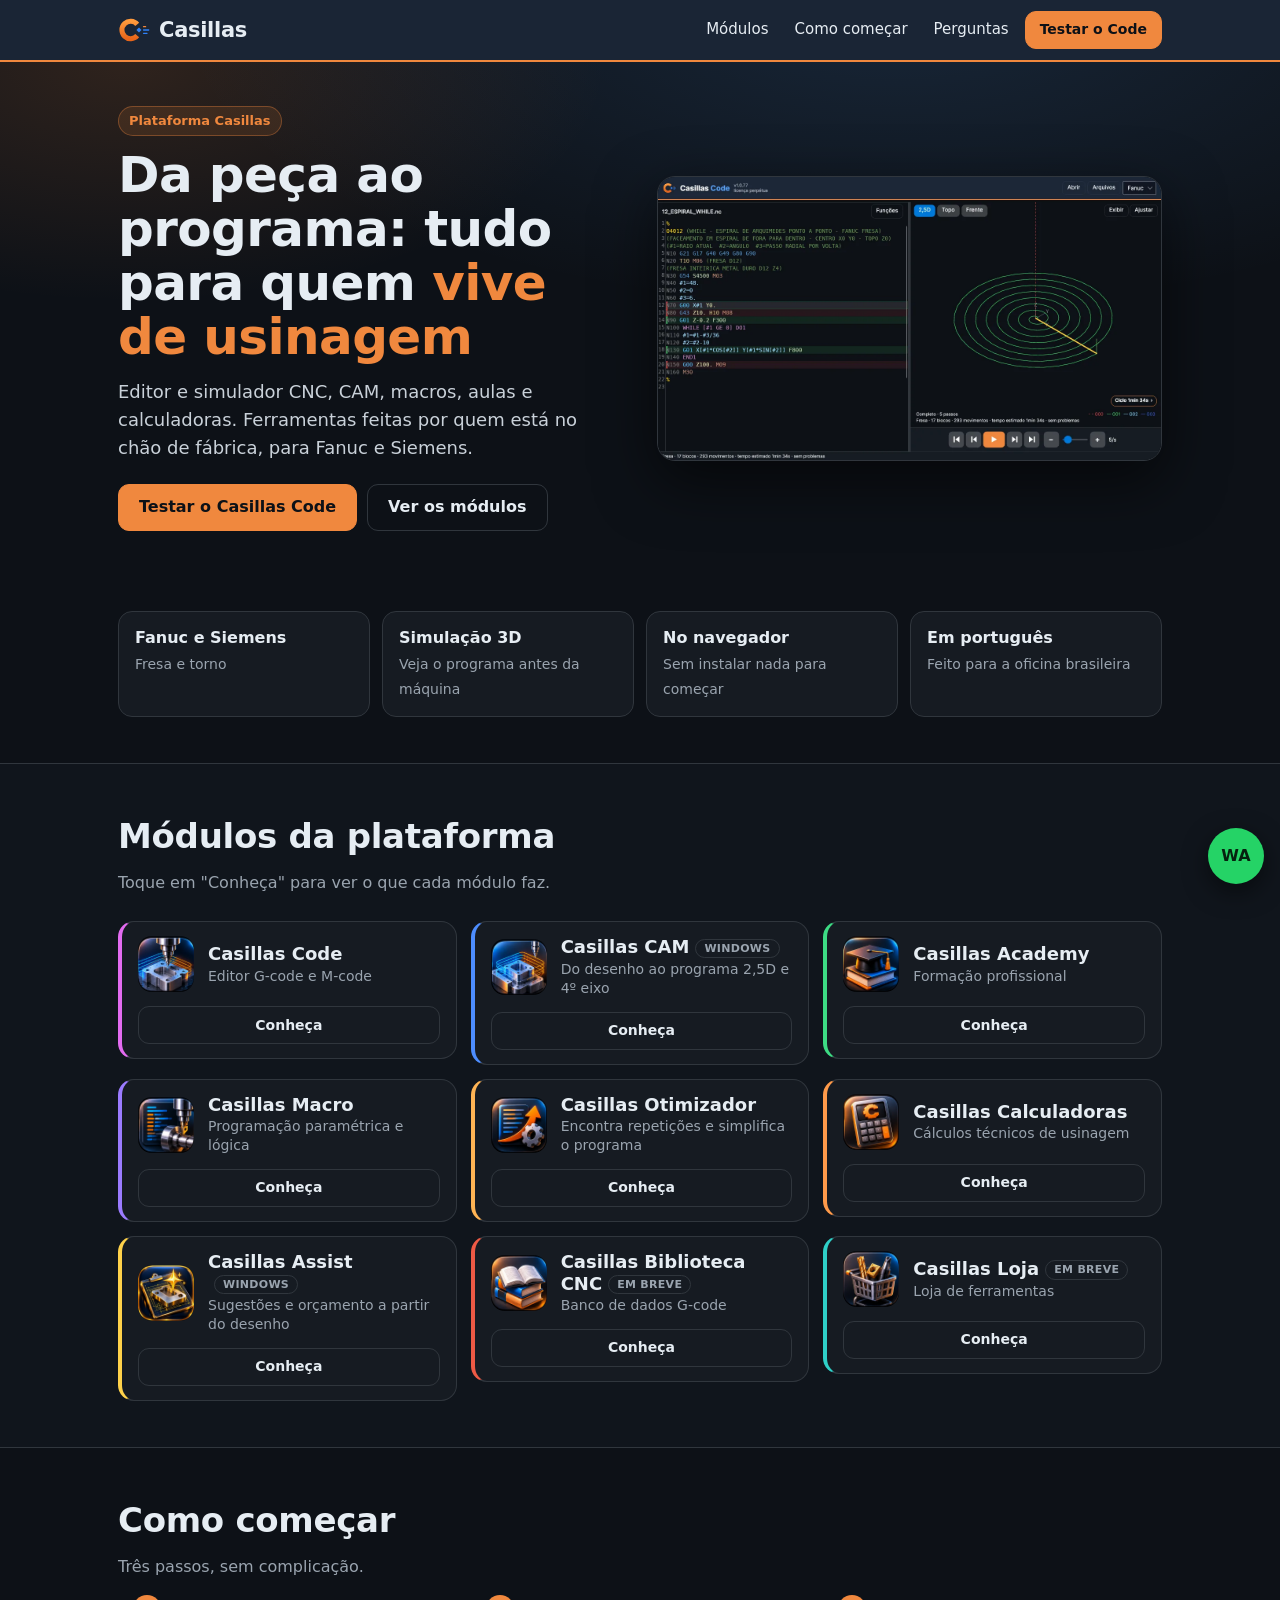
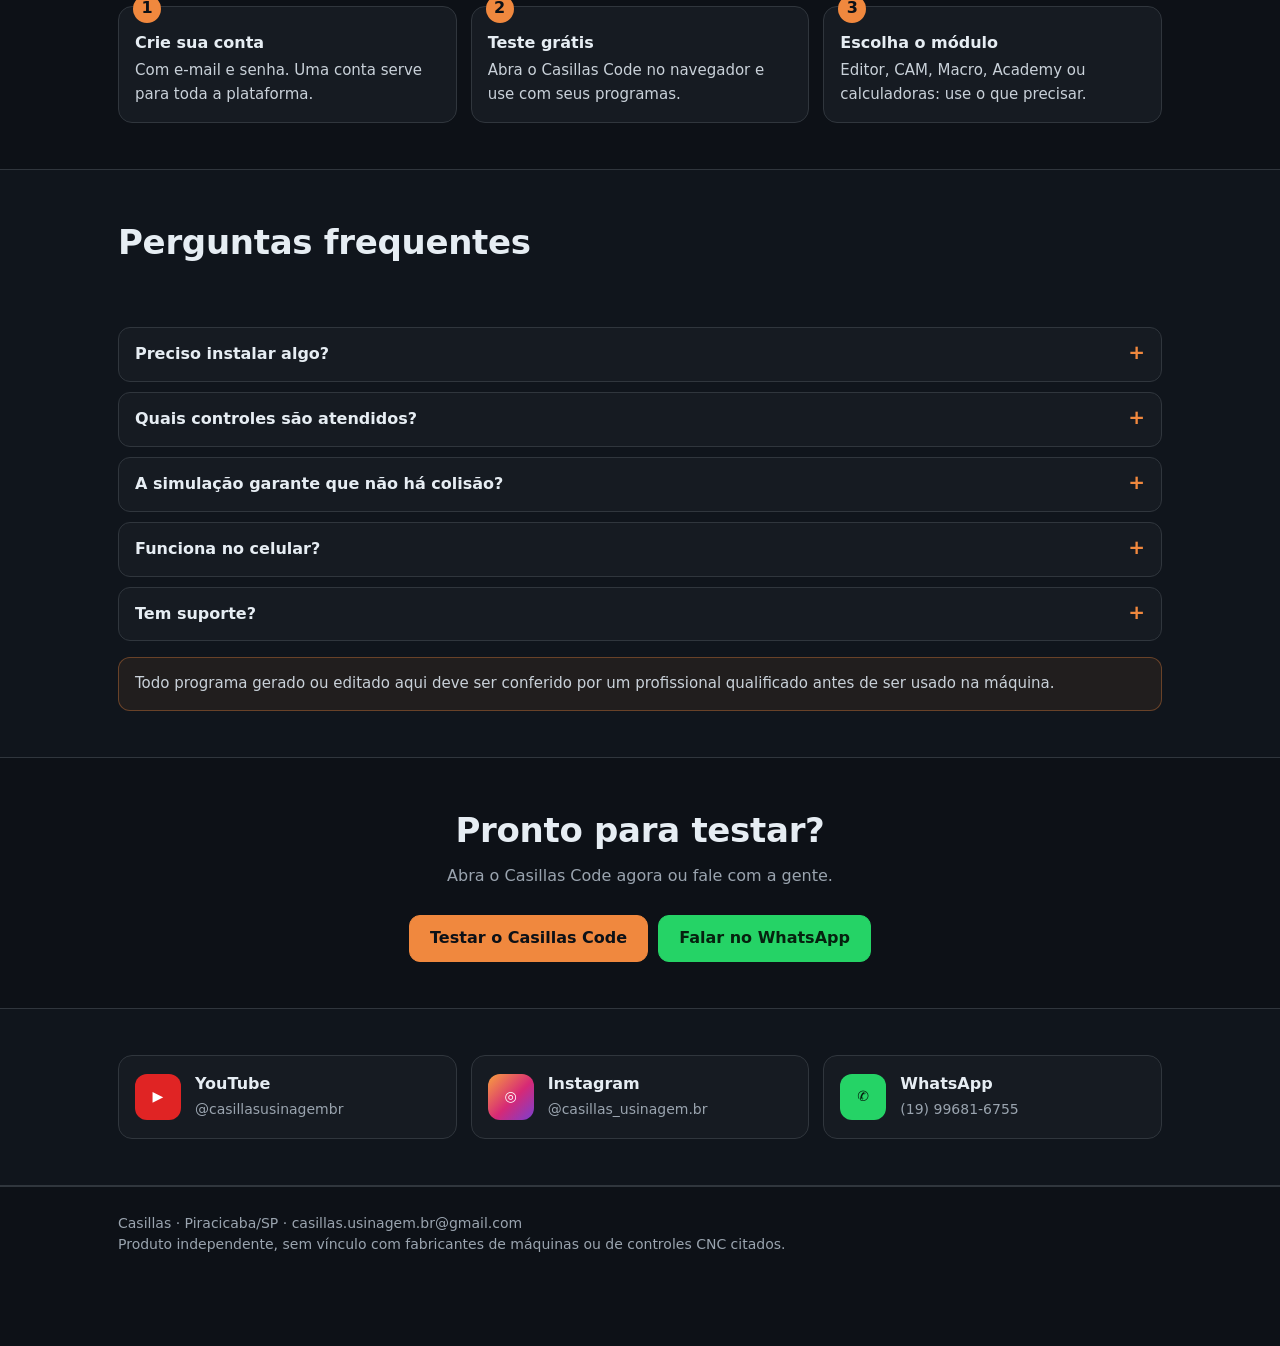
<file: index.html>
<!DOCTYPE html>
<html lang="pt-BR">
<head>
<meta charset="utf-8" />
<meta name="viewport" content="width=device-width, initial-scale=1" />
<title>Casillas — plataforma para quem vive de usinagem CNC</title>
<meta name="description" content="Editor e simulador CNC, CAM, Macro, Academy e calculadoras de usinagem. Tudo da plataforma Casillas em um só lugar." />
<meta name="theme-color" content="#0d1117" />
<link rel="canonical" href="https://casillas.com.br/" />
<meta property="og:type" content="website" />
<meta property="og:url" content="https://casillas.com.br/" />
<meta property="og:title" content="Casillas — plataforma para quem vive de usinagem CNC" />
<meta property="og:description" content="Editor e simulador CNC, CAM, Macro, Academy e calculadoras de usinagem. Tudo da plataforma Casillas em um só lugar." />
<meta property="og:image" content="https://casillas.com.br/assets/icon-512.png" />
<link rel="icon" type="image/svg+xml" href="assets/simbolo.svg" />
<style>
  :root { --bg:#0d1117; --card:#161b22; --head:#1c2738; --line:#30363d; --text:#e6edf3; --soft:#9aa4af; --brand:#f0883e; --blue:#58a6ff; --green:#3fb950; }
  * { box-sizing:border-box; }
  html { scroll-behavior:smooth; scroll-padding-top:72px; }
  body { margin:0; background:var(--bg); color:var(--text); font:16px/1.55 system-ui,-apple-system,"Segoe UI",Roboto,sans-serif; }
  a { color:var(--blue); }
  .wrap { max-width:1080px; margin:0 auto; padding:0 18px; }
  .skip { position:absolute; left:-999px; } .skip:focus { left:8px; top:8px; background:#fff; color:#000; padding:8px 12px; z-index:20; }
  header.top { position:sticky; top:0; z-index:10; background:rgba(28,39,56,.94); backdrop-filter:blur(8px); border-bottom:2px solid var(--brand); }
  header.top .wrap { display:flex; align-items:center; gap:12px; height:60px; }
  .logo { display:flex; align-items:center; gap:8px; color:var(--text); text-decoration:none; font-weight:800; font-size:21px; letter-spacing:-.3px; }
  .logo img { height:28px; }
  header.top nav { margin-left:auto; display:flex; gap:6px; align-items:center; }
  header.top nav a.l { color:var(--text); text-decoration:none; padding:8px 10px; border-radius:8px; font-size:15px; }
  header.top nav a.l:hover { background:rgba(255,255,255,.08); }
  .btn { display:inline-flex; align-items:center; justify-content:center; gap:8px; min-height:46px; padding:10px 20px; border-radius:11px; font:inherit;
         font-weight:600; font-size:16px; text-decoration:none; border:1px solid var(--line); color:var(--text); background:transparent; cursor:pointer; text-align:center; }
  .btn:hover { border-color:var(--brand); }
  .btn.primary { background:var(--brand); border-color:var(--brand); color:#0d1117; }
  .btn.whats { background:#25d366; border-color:#25d366; color:#06210f; }
  .btn.small { min-height:38px; padding:6px 14px; font-size:14px; }
  .hero { padding:44px 0 34px; background:radial-gradient(1200px 500px at 70% -10%, rgba(88,166,255,.14), transparent 60%), radial-gradient(800px 400px at 10% 0%, rgba(240,136,62,.15), transparent 60%); }
  .hero .wrap { display:grid; grid-template-columns:1fr 1fr; gap:34px; align-items:center; }
  .tag { display:inline-block; font-size:13px; font-weight:600; color:var(--brand); background:rgba(240,136,62,.12); border:1px solid rgba(240,136,62,.35); padding:4px 10px; border-radius:99px; margin-bottom:12px; }
  h1 { font-size:clamp(32px,5.4vw,50px); line-height:1.08; margin:0 0 14px; letter-spacing:-.6px; }
  h1 em { font-style:normal; color:var(--brand); }
  .lead { font-size:18px; color:#c9d1d9; margin:0 0 22px; }
  .ctas { display:flex; flex-wrap:wrap; gap:10px; }
  .frame { border-radius:18px; overflow:hidden; border:1px solid var(--line); box-shadow:0 20px 60px rgba(0,0,0,.6); background:#0b0f15; }
  .frame img { display:block; width:100%; }
  section { padding:46px 0; }
  section.alt { background:#10151c; border-top:1px solid var(--line); border-bottom:1px solid var(--line); }
  h2 { font-size:clamp(24px,3.6vw,34px); margin:0 0 8px; letter-spacing:-.3px; }
  .sub { color:var(--soft); margin:0 0 26px; }
  .pills { display:grid; grid-template-columns:repeat(4,1fr); gap:12px; }
  .pill { background:var(--card); border:1px solid var(--line); border-radius:14px; padding:14px 16px; }
  .pill b { display:block; margin-bottom:2px; } .pill span { color:var(--soft); font-size:14px; }

  /* módulos */
  .mods { display:grid; grid-template-columns:repeat(3,1fr); gap:14px; align-items:start; }
  .mod { background:var(--card); border:1px solid var(--line); border-left:4px solid var(--c); border-radius:16px; overflow:hidden; }
  .mod.open { grid-column:1 / -1; border-color:var(--c); }
  .mh { display:flex; gap:14px; align-items:center; padding:14px 16px; }
  .mh img { width:56px; height:56px; border-radius:14px; flex:none; background:#0b0f15; }
  .mh h3 { margin:0; font-size:18px; line-height:1.2; }
  .mh p { margin:2px 0 0; color:var(--soft); font-size:14px; line-height:1.35; }
  .badge { display:inline-block; font-size:11px; font-weight:700; letter-spacing:.3px; text-transform:uppercase; padding:2px 8px; border-radius:99px; border:1px solid var(--line); color:var(--soft); margin-left:6px; vertical-align:middle; }
  .badge.ok { color:var(--green); border-color:rgba(63,185,80,.5); }
  .more { margin:0 16px 14px; }
  .more .btn { width:100%; }
  .mod .panel { display:none; padding:4px 18px 20px; border-top:1px solid var(--line); }
  .mod.open .panel { display:grid; grid-template-columns:1.1fr .9fr; gap:24px; align-items:start; padding-top:18px; }
  .mod.open .more .btn { background:var(--head); }
  .panel h4 { margin:0 0 8px; font-size:15px; text-transform:uppercase; letter-spacing:.4px; color:var(--c); }
  .panel ul { margin:0 0 14px; padding-left:20px; color:#c9d1d9; } .panel li { margin:4px 0; }
  .panel .note { font-size:13px; color:var(--soft); margin:10px 0 0; }
  .shots { display:grid; gap:10px; } .shots.two { grid-template-columns:1fr 1fr; }
  .shots .frame { border-radius:12px; box-shadow:none; }
  .ph { border:1px dashed var(--line); border-radius:12px; min-height:140px; display:grid; place-items:center; text-align:center; color:var(--soft); font-size:14px; padding:16px; }
  .ph img { width:72px; height:72px; border-radius:16px; display:block; margin:0 auto 8px; opacity:.9; }

  .steps { counter-reset:s; display:grid; grid-template-columns:repeat(3,1fr); gap:14px; }
  .step { background:var(--card); border:1px solid var(--line); border-radius:14px; padding:18px 16px 16px; position:relative; }
  .step::before { counter-increment:s; content:counter(s); position:absolute; top:-12px; left:14px; width:28px; height:28px; border-radius:50%; background:var(--brand); color:#0d1117; display:grid; place-items:center; font-weight:800; }
  .step h3 { margin:6px 0 4px; font-size:16px; } .step p { margin:0; color:#c9d1d9; font-size:15px; }
  details.faq { background:var(--card); border:1px solid var(--line); border-radius:12px; margin:0 0 10px; }
  details.faq summary { cursor:pointer; padding:14px 16px; font-weight:600; list-style:none; }
  details.faq summary::-webkit-details-marker { display:none; }
  details.faq summary::after { content:"+"; float:right; color:var(--brand); font-size:20px; line-height:1; }
  details.faq[open] summary::after { content:"–"; }
  details.faq p { margin:0; padding:0 16px 16px; color:#c9d1d9; }
  .warn { background:rgba(240,136,62,.08); border:1px solid rgba(240,136,62,.35); border-radius:12px; padding:14px 16px; color:#c9d1d9; font-size:15px; }
  .cta-final { text-align:center; } .cta-final .ctas { justify-content:center; }
  .social { display:grid; grid-template-columns:repeat(3,1fr); gap:14px; }
  .social a { display:flex; align-items:center; gap:14px; padding:16px; border-radius:14px; border:1px solid var(--line); background:var(--card); color:var(--text); text-decoration:none; }
  .social a:hover { border-color:var(--brand); }
  .social .ic { width:46px; height:46px; border-radius:12px; display:grid; place-items:center; flex:none; color:#fff; font-weight:800; }
  .social .yt .ic { background:#e02424; } .social .ig .ic { background:linear-gradient(135deg,#f9a03f,#d62976 55%,#7a3fd1); } .social .wa .ic { background:#25d366; color:#06210f; }
  .social b { display:block; } .social span { color:var(--soft); font-size:14px; }
  footer { border-top:1px solid var(--line); padding:26px 0 90px; color:var(--soft); font-size:14px; }
  .fab { position:fixed; right:16px; bottom:16px; z-index:12; width:56px; height:56px; border-radius:50%; background:#25d366; color:#06210f; display:grid; place-items:center; text-decoration:none; font-weight:900; box-shadow:0 8px 24px rgba(0,0,0,.5); }
  @media (max-width:900px) {
    .hero .wrap { grid-template-columns:1fr; } .pills { grid-template-columns:1fr 1fr; } .mods { grid-template-columns:1fr 1fr; }
    .mod.open .panel { grid-template-columns:1fr; } .social { grid-template-columns:1fr; }
  }
  @media (max-width:600px) {
    header.top nav a.l { display:none; } .mods, .steps, .pills { grid-template-columns:1fr; }
  }
</style>
</head>
<body>
<a class="skip" href="#modulos">Pular para o conteúdo</a>
<header class="top"><div class="wrap">
  <a class="logo" href="#topo"><img src="assets/simbolo.svg" alt="" />Casillas</a>
  <nav>
    <a class="l" href="#modulos">Módulos</a><a class="l" href="#como">Como começar</a><a class="l" href="#faq">Perguntas</a>
    <a class="btn primary small" href="https://code.casillas.com.br/">Testar o Code</a>
  </nav>
</div></header>

<main id="topo">
<div class="hero"><div class="wrap">
  <div>
    <span class="tag">Plataforma Casillas</span>
    <h1>Da peça ao programa: tudo para quem <em>vive de usinagem</em></h1>
    <p class="lead">Editor e simulador CNC, CAM, macros, aulas e calculadoras. Ferramentas feitas por quem está no chão de fábrica, para Fanuc e Siemens.</p>
    <div class="ctas">
      <a class="btn primary" href="https://code.casillas.com.br/">Testar o Casillas Code</a>
      <a class="btn" href="#modulos">Ver os módulos</a>
    </div>
  </div>
  <div class="frame"><img src="assets/computador.webp" alt="Casillas Code no computador: editor de G-code com simulação" /></div>
</div></div>

<section><div class="wrap">
  <div class="pills">
    <div class="pill"><b>Fanuc e Siemens</b><span>Fresa e torno</span></div>
    <div class="pill"><b>Simulação 3D</b><span>Veja o programa antes da máquina</span></div>
    <div class="pill"><b>No navegador</b><span>Sem instalar nada para começar</span></div>
    <div class="pill"><b>Em português</b><span>Feito para a oficina brasileira</span></div>
  </div>
</div></section>

<section class="alt" id="modulos"><div class="wrap">
  <h2>Módulos da plataforma</h2>
  <p class="sub">Toque em "Conheça" para ver o que cada módulo faz.</p>
  <div class="mods" id="mods"></div>
</div></section>

<section id="como"><div class="wrap">
  <h2>Como começar</h2>
  <p class="sub">Três passos, sem complicação.</p>
  <div class="steps">
    <div class="step"><h3>Crie sua conta</h3><p>Com e-mail e senha. Uma conta serve para toda a plataforma.</p></div>
    <div class="step"><h3>Teste grátis</h3><p>Abra o Casillas Code no navegador e use com seus programas.</p></div>
    <div class="step"><h3>Escolha o módulo</h3><p>Editor, CAM, Macro, Academy ou calculadoras: use o que precisar.</p></div>
  </div>
</div></section>

<section class="alt" id="faq"><div class="wrap">
  <h2>Perguntas frequentes</h2><p class="sub">&nbsp;</p>
  <details class="faq"><summary>Preciso instalar algo?</summary><p>Não para começar. O Code, o CAM rápido, a Academy e o Macro abrem no navegador. O CAM completo e o Assist são para Windows.</p></details>
  <details class="faq"><summary>Quais controles são atendidos?</summary><p>Fanuc e Siemens, para fresa e torno.</p></details>
  <details class="faq"><summary>A simulação garante que não há colisão?</summary><p>Não. A simulação é 3 eixos, em grade de alturas, e serve de apoio. Ela não substitui a verificação do programa antes de rodar na máquina.</p></details>
  <details class="faq"><summary>Funciona no celular?</summary><p>Sim, as telas se adaptam ao celular. Para editar programas grandes, o computador é mais confortável.</p></details>
  <details class="faq"><summary>Tem suporte?</summary><p>Sim, pelo WhatsApp e pelo e-mail abaixo.</p></details>
  <div class="warn" style="margin-top:16px">Todo programa gerado ou editado aqui deve ser conferido por um profissional qualificado antes de ser usado na máquina.</div>
</div></section>

<section class="cta-final"><div class="wrap">
  <h2>Pronto para testar?</h2>
  <p class="sub">Abra o Casillas Code agora ou fale com a gente.</p>
  <div class="ctas">
    <a class="btn primary" href="https://code.casillas.com.br/">Testar o Casillas Code</a>
    <a class="btn whats" href="https://wa.me/5519996816755?text=Ol%C3%A1%21%20Tenho%20uma%20d%C3%BAvida%20sobre%20o%20Casillas.">Falar no WhatsApp</a>
  </div>
</div></section>

<section class="alt"><div class="wrap">
  <div class="social">
    <a class="yt" href="https://youtube.com/@casillasusinagembr"><span class="ic">▶</span><div><b>YouTube</b><span>@casillasusinagembr</span></div></a>
    <a class="ig" href="https://instagram.com/casillas_usinagem.br"><span class="ic">◎</span><div><b>Instagram</b><span>@casillas_usinagem.br</span></div></a>
    <a class="wa" href="https://wa.me/5519996816755"><span class="ic">✆</span><div><b>WhatsApp</b><span>(19) 99681-6755</span></div></a>
  </div>
</div></section>
</main>

<footer><div class="wrap">Casillas · Piracicaba/SP · casillas.usinagem.br@gmail.com<br>Produto independente, sem vínculo com fabricantes de máquinas ou de controles CNC citados.</div></footer>
<a class="fab" href="https://wa.me/5519996816755?text=Ol%C3%A1%21%20Tenho%20uma%20d%C3%BAvida%20sobre%20o%20Casillas." aria-label="Falar no WhatsApp">WA</a>

<script>
/* Módulos: ordem e estado iguais aos do app. Rascunho: textos a revisar. */
var CODE_URL = 'https://code.casillas.com.br/';
var MODS = [
 {id:'code', n:'Casillas Code', t:'Editor G-code e M-code', c:'#e36bf0', st:'ok', btn:['Testar grátis', CODE_URL],
  feats:['Editor com realce de código para Fanuc e Siemens','Simulação 3D de fresa e torno','Estatísticas e gráfico do programa','Funciona no navegador, no PC e no celular'],
  who:'Programadores e operadores que querem conferir o programa antes da máquina.',
  shots:['computador-siemens.webp','celular-codigo.webp','celular-grafico.webp']},
 {id:'cam', n:'Casillas CAM', t:'Do desenho ao programa 2,5D e 4º eixo', c:'#4d8dff', st:'win', btn:['Testar o CAM rápido', CODE_URL],
  feats:['Do desenho ao programa em 2,5D','4º eixo','CAM rápido no navegador; CAM completo no Windows'], who:'Quem quer gerar o programa a partir do desenho sem sair da plataforma.'},
 {id:'academy', n:'Casillas Academy', t:'Formação profissional', c:'#3ddc84', st:'ok', btn:['Abrir a Academy', CODE_URL],
  feats:['Aulas práticas de programação CNC','Exercícios para treinar no simulador','Conteúdo em português, passo a passo'], who:'Quem está aprendendo ou quer se profissionalizar em CNC.'},
 {id:'macro', n:'Casillas Macro', t:'Programação paramétrica e lógica', c:'#9b7bff', st:'ok', btn:['Abrir o Macro', CODE_URL],
  feats:['Geradores de programa com prévia 3D','Programação paramétrica e lógica','Menos retrabalho em peças repetitivas'], who:'Quem faz famílias de peças e quer reaproveitar programas.'},
 {id:'otimizador', n:'Casillas Otimizador', t:'Encontra repetições e simplifica o programa', c:'#ffb454', st:'ok', btn:['Abrir', CODE_URL],
  feats:['Encontra trechos repetidos','Sugere programas mais curtos e limpos'], who:'Programas longos vindos do CAM.', rev:true},
 {id:'calculadoras', n:'Casillas Calculadoras', t:'Cálculos técnicos de usinagem', c:'#ff9a4a', st:'ok', btn:['Abrir as calculadoras','https://martinsdesiqueiraigor-art.github.io/Casillas_app_2/'],
  feats:['Calculadoras técnicas de usinagem','Guia CNC e Consultor','Instala no celular como aplicativo (PWA)'], who:'Quem precisa de cálculo rápido na bancada ou na máquina.'},
 {id:'assist', n:'Casillas Assist', t:'Sugestões e orçamento a partir do desenho', c:'#ffd24a', st:'win',
  feats:['Sugestões e orçamento a partir do desenho','Para Windows'], who:'Quem orça peças e quer ganhar tempo.'},
 {id:'biblioteca', n:'Casillas Biblioteca CNC', t:'Banco de dados G-code', c:'#ee5a45', st:'soon',
  feats:['Banco de dados de G-code'], who:'Em desenvolvimento.'},
 {id:'loja', n:'Casillas Loja', t:'Loja de ferramentas', c:'#2fd0c8', st:'soon',
  feats:['Loja de ferramentas'], who:'Em desenvolvimento.', rev:true}
];
var BADGE = {ok:['', ''], win:['Windows',''], soon:['Em breve','']};
var root = document.getElementById('mods');
MODS.forEach(function(m){
  var el = document.createElement('article'); el.className='mod'; el.id=m.id; el.style.setProperty('--c', m.c);
  var b = BADGE[m.st][0] ? '<span class="badge">'+BADGE[m.st][0]+'</span>' : '';
  var shots = m.shots ? '<div class="shots'+(m.shots.length>1?'':'')+'">'+m.shots.map(function(s){return '<div class="frame"><img loading="lazy" src="assets/'+s+'" alt="Captura de tela do '+m.n+'" /></div>';}).join('')+'</div>'
    : '<div class="ph"><div><img src="assets/ic-'+m.id+'.webp" alt="" />Capturas de tela em breve</div></div>';
  el.innerHTML =
   '<div class="mh"><img src="assets/ic-'+m.id+'.webp" alt="" /><div><h3>'+m.n+b+'</h3><p>'+m.t+'</p></div></div>'+
   '<div class="more"><button class="btn small" aria-expanded="false" aria-controls="p-'+m.id+'">Conheça</button></div>'+
   '<div class="panel" id="p-'+m.id+'" role="region" aria-label="'+m.n+'"><div><h4>O que faz</h4><ul>'+m.feats.map(function(f){return '<li>'+f+'</li>'}).join('')+'</ul><h4>Para quem</h4><p style="margin:0 0 14px;color:#c9d1d9">'+m.who+'</p>'+
   (m.btn?'<a class="btn primary" href="'+m.btn[1]+'">'+m.btn[0]+'</a>':'<span class="badge">'+(m.st==='soon'?'Em breve':'Somente no Windows')+'</span>')+
   (m.rev?'<p class="note">Texto a confirmar.</p>':'')+'</div>'+shots+'</div>';
  root.appendChild(el);
  el.querySelector('button').addEventListener('click', function(){ toggle(m.id); });
});
function toggle(id, force){
  var all = root.querySelectorAll('.mod');
  for (var i=0;i<all.length;i++){
    var a = all[i], btn = a.querySelector('button');
    var open = a.id===id && (force===true || !a.classList.contains('open'));
    a.classList.toggle('open', open); btn.setAttribute('aria-expanded', open?'true':'false'); btn.textContent = open?'Fechar':'Conheça';
  }
  var cur = root.querySelector('.mod.open');
  try { history.replaceState(null,'', cur ? '#'+cur.id : location.pathname+location.search); } catch(e){}
  if (cur) cur.scrollIntoView({behavior:'smooth', block:'nearest'});
}
function fromHash(initial){
  var h = location.hash.slice(1);
  if (h && document.getElementById(h) && root.contains(document.getElementById(h))) {
    toggle(h, true);
    if (initial === true) { // carga inicial: rola até o cartão depois que as imagens assentarem
      var go = function(){ setTimeout(function(){ document.getElementById(h).scrollIntoView({block:'start'}); }, 150); };
      if (document.readyState === 'complete') go(); else window.addEventListener('load', go, {once:true});
    }
  }
}
window.addEventListener('hashchange', fromHash); fromHash(true);
</script>
</body>
</html>
</file>
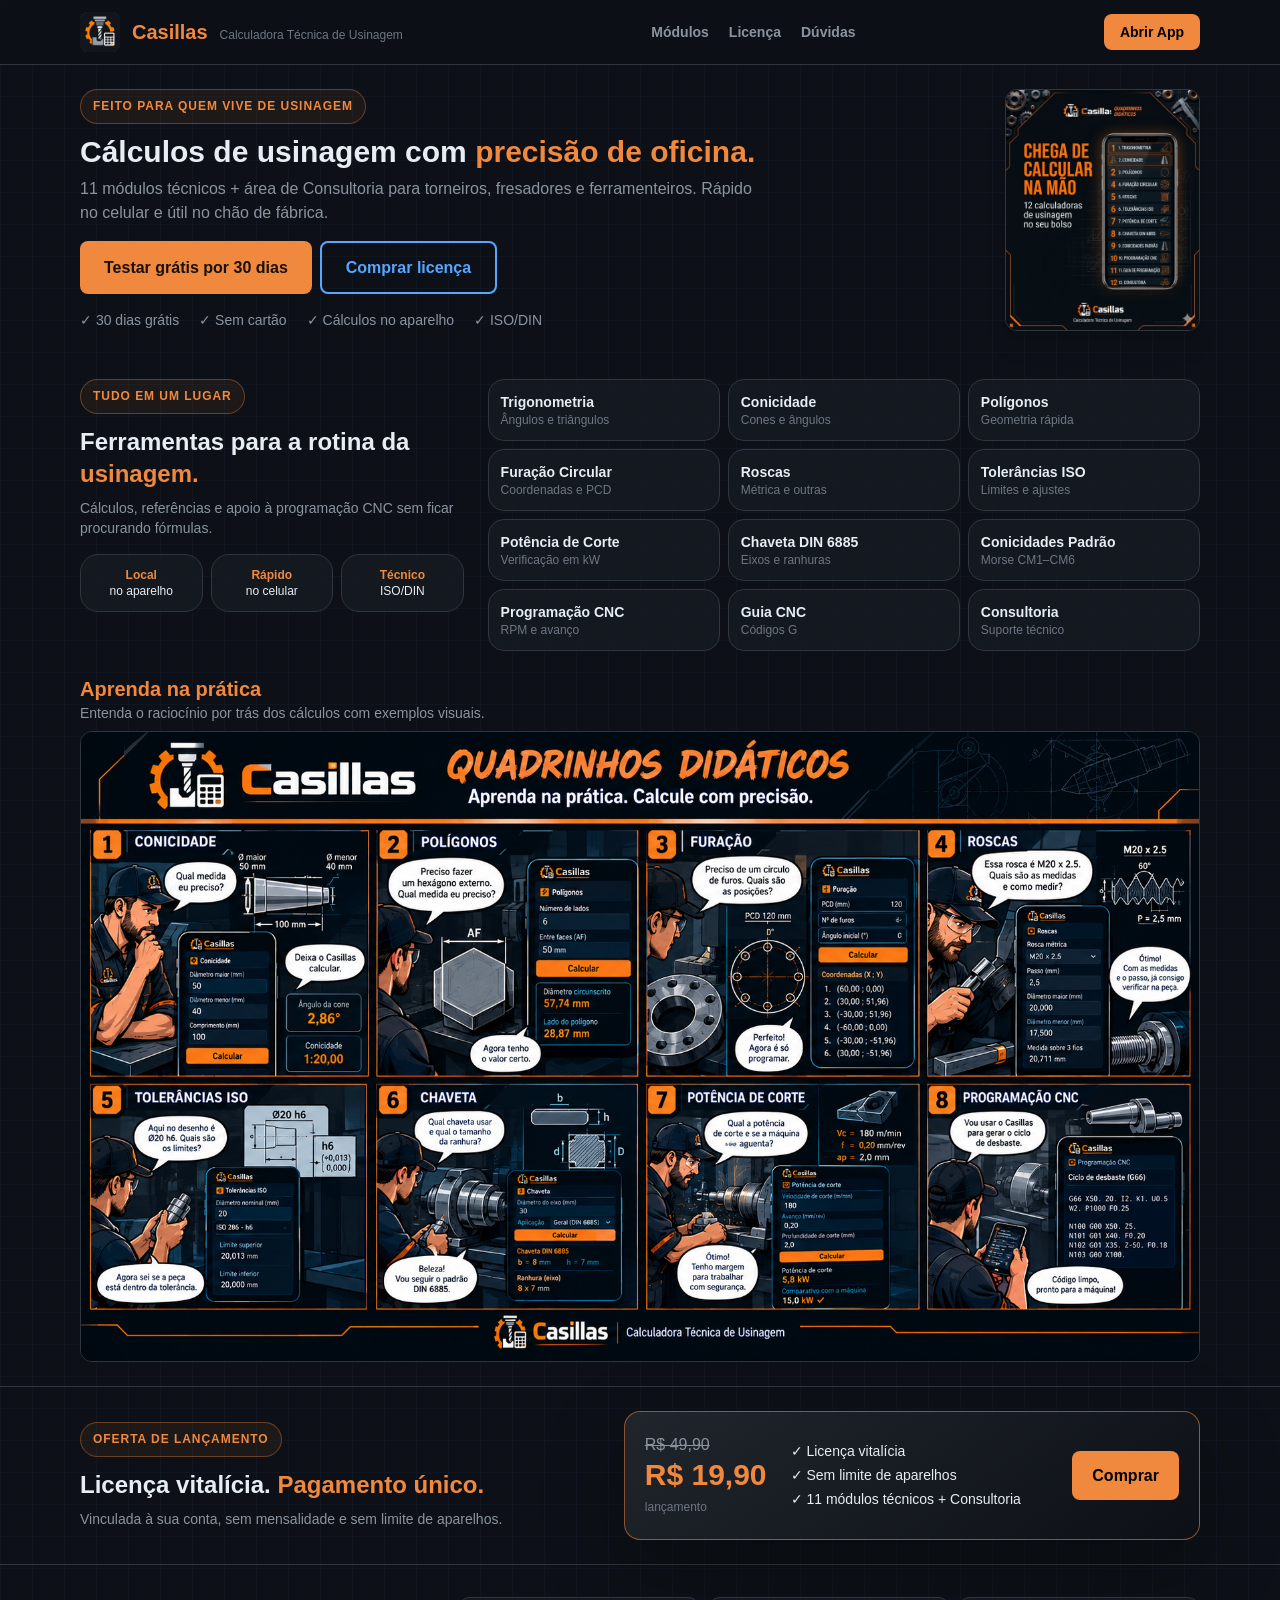
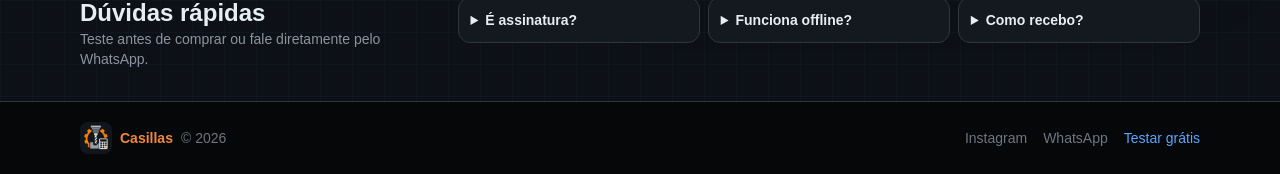
<file: antiga/index.html>
<!DOCTYPE html>
<html lang="pt-BR">
<head>
    <meta charset="UTF-8">
    <meta name="viewport" content="width=device-width, initial-scale=1.0">
    <title>Casillas — Calculadora Técnica de Usinagem | 11 Módulos + Consultoria</title>
    <meta name="description" content="Chega de calcular na mão. 11 módulos técnicos de usinagem + área de Consultoria no seu bolso. Trigonometria, roscas, tolerâncias ISO, programação CNC e mais. Teste grátis por 30 dias.">
    <meta name="theme-color" content="#0d1117">
    <meta property="og:title" content="Casillas — Calculadora Técnica de Usinagem">
    <meta property="og:description" content="11 módulos técnicos de usinagem + área de Consultoria. Teste grátis por 30 dias.">
    <meta property="og:image" content="../assets/icon-512.png">
    <meta property="og:type" content="website">
    <link rel="icon" href="../assets/icon-192.png">
    <link rel="apple-touch-icon" href="../assets/icon-192.png">
    <link rel="stylesheet" href="../assets/landing-utilities.css">
    <style>
        :root {
            --bg-app: #0d1117;
            --bg-card: #161b22;
            --bg-input: #21262d;
            --text-primary: #e6edf3;
            --text-secondary: #8b949e;
            --text-muted: #6e7681;
            --border-color: #30363d;
            --accent-primary: #f0883e;
            --accent-secondary: #58a6ff;
            --font-sans: -apple-system, BlinkMacSystemFont, "Segoe UI", Roboto, "Helvetica Neue", Arial, sans-serif;
            --font-mono: ui-monospace, SFMono-Regular, "SF Mono", Menlo, Consolas, monospace;
        }
        * { -webkit-tap-highlight-color: transparent; }
        html { scroll-behavior: smooth; }
        body { 
            background-color: var(--bg-app); 
            color: var(--text-primary); 
            font-family: var(--font-sans);
            font-size: 16px;
            line-height: 1.6;
            -webkit-font-smoothing: antialiased;
        }
        .bg-casillas-card { background-color: var(--bg-card); }
        .bg-casillas-input { background-color: var(--bg-input); }
        .text-casillas-orange { color: var(--accent-primary); }
        .text-casillas-blue { color: var(--accent-secondary); }
        .bg-casillas-orange { background-color: var(--accent-primary); }
        .border-casillas { border-color: var(--border-color); }
        .text-secondary { color: var(--text-secondary); }
        .text-muted { color: var(--text-muted); }
        .btn-primary-casillas { 
            background: var(--accent-primary); 
            color: #1a1108; 
            font-weight: 700; 
            transition: filter 120ms ease; 
            min-height: 56px;
            display: inline-flex;
            align-items: center;
            justify-content: center;
        }
        .btn-primary-casillas:hover { filter: brightness(0.9); }
        .btn-outline-casillas { 
            background: transparent; 
            color: var(--accent-secondary); 
            border: 2px solid var(--accent-secondary); 
            font-weight: 700; 
            transition: background 120ms ease, color 120ms ease; 
            min-height: 56px;
            display: inline-flex;
            align-items: center;
            justify-content: center;
        }
        .btn-outline-casillas:hover { background: var(--accent-secondary); color: #fff; }
        .kpi-strip { 
            display: grid; 
            grid-template-columns: repeat(3, 1fr); 
            gap: 0; 
            background: var(--bg-card); 
            border-bottom: 1px solid var(--border-color); 
        }
        .kpi-card { 
            display: flex; 
            flex-direction: column; 
            align-items: center; 
            padding: 14px 8px; 
            border-right: 1px solid var(--border-color); 
        }
        .kpi-card:last-child { border-right: none; }
        .kpi-label { font-size: 11px; color: var(--text-muted); text-transform: uppercase; letter-spacing: 0.5px; }
        .kpi-value { font-size: 20px; font-weight: 700; color: var(--text-primary); font-family: var(--font-mono); }
        .pain-item { 
            display: flex; 
            align-items: center; 
            gap: 12px; 
            padding: 16px 18px; 
            background: var(--bg-input); 
            border-left: 4px solid var(--accent-primary); 
            border-radius: 8px;
            font-size: 15px;
        }
        /* Mobile First - Ajustes */
        @media (max-width: 640px) {
            body { font-size: 16px; }
            h1 { font-size: 2rem !important; line-height: 1.15 !important; }
            h2 { font-size: 1.6rem !important; line-height: 1.2 !important; }
            .section-padding { padding-top: 48px !important; padding-bottom: 48px !important; }
            .btn-primary-casillas, .btn-outline-casillas {
                width: 100%;
                font-size: 17px;
                padding: 16px 20px;
            }
            .pain-item { font-size: 16px; padding: 18px; }
            .kpi-value { font-size: 22px; }
        }
        .logo-nav { width: 52px; height: 52px; }
        .industrial-grid {
            background-image: linear-gradient(rgba(88,166,255,.035) 1px, transparent 1px), linear-gradient(90deg, rgba(88,166,255,.035) 1px, transparent 1px);
            background-size: 32px 32px;
        }
        .hero-shell { position: relative; overflow: hidden; }
        .hero-shell::before { content: ""; position: absolute; width: 420px; height: 420px; border-radius: 999px; background: rgba(240,136,62,.10); filter: blur(80px); top: -160px; right: -100px; pointer-events: none; }
        .eyebrow { display:inline-flex; align-items:center; gap:8px; padding:7px 12px; border:1px solid rgba(240,136,62,.35); border-radius:999px; color:var(--accent-primary); background:rgba(240,136,62,.07); font-size:12px; font-weight:800; letter-spacing:.08em; text-transform:uppercase; }
        .feature-card, .module-card, .faq-card { background: rgba(22,27,34,.86); border:1px solid var(--border-color); }
        .feature-card { padding:24px; border-radius:18px; }
        .feature-icon { width:44px; height:44px; border-radius:12px; display:grid; place-items:center; background:rgba(240,136,62,.10); color:var(--accent-primary); font-weight:900; margin-bottom:16px; }
        .module-card { padding:20px; border-radius:16px; transition:transform .16s ease,border-color .16s ease; }
        .module-card:hover { transform:translateY(-3px); border-color:rgba(240,136,62,.65); }
        .price-card { background:linear-gradient(145deg,rgba(33,38,45,.98),rgba(13,17,23,.98)); border:1px solid rgba(240,136,62,.55); box-shadow:0 28px 80px rgba(0,0,0,.32); }
        .check { width:22px; height:22px; flex:0 0 22px; border-radius:999px; display:grid; place-items:center; background:rgba(88,166,255,.12); color:var(--accent-secondary); font-size:12px; font-weight:900; }
        .phone-stage { position:relative; padding:24px; }
        .phone-stage::before { content:""; position:absolute; inset:10% 5%; border:1px solid rgba(88,166,255,.18); border-radius:50%; transform:rotate(-10deg); }
        .phone-stage img { position:relative; z-index:1; filter:drop-shadow(0 28px 36px rgba(0,0,0,.42)); }
        .nav-link { color:var(--text-secondary); font-size:14px; font-weight:700; }
        .nav-link:hover { color:var(--text-primary); }
        .mobile-buybar { display:none; }
        @media (max-width: 640px) {
            .mobile-buybar { display:grid; grid-template-columns:1fr 1fr; gap:8px; position:fixed; left:10px; right:10px; bottom:10px; z-index:60; padding:8px; background:rgba(13,17,23,.94); border:1px solid var(--border-color); border-radius:16px; backdrop-filter:blur(14px); box-shadow:0 16px 40px rgba(0,0,0,.45); }
            .mobile-buybar a { min-height:46px; border-radius:11px; display:flex; align-items:center; justify-content:center; font-weight:800; font-size:13px; }
            body { padding-bottom:78px; }
        }
        @media (min-width: 768px) {
            .logo-nav { width: 56px; height: 56px; }
        }
    </style>
<style id="mobile-final-tuning">
@media (max-width: 767px) {
  body { padding-bottom: 96px !important; }
  header .max-w-6xl { height: 58px !important; }
  main > section:first-child { padding-top: 20px !important; padding-bottom: 18px !important; gap: 14px !important; }
  main > section:first-child h1 { font-size: 30px !important; line-height: 1.08 !important; margin-bottom: 10px !important; }
  main > section:first-child p { font-size: 14px !important; line-height: 1.45 !important; margin-bottom: 14px !important; }
  main > section:first-child .eyebrow { font-size: 11px !important; padding: 7px 12px !important; margin-bottom: 12px !important; }
  main > section:first-child a { padding-top: 11px !important; padding-bottom: 11px !important; font-size: 15px !important; }
  main > section:first-child img { max-width: 145px !important; max-height: 220px !important; }
  #modulos { padding-top: 18px !important; padding-bottom: 18px !important; }
  #modulos h2 { font-size: 25px !important; line-height: 1.12 !important; }
  #modulos .module-card { padding: 10px 12px !important; min-height: 0 !important; }
  #modulos .module-card b { font-size: 14px !important; }
  #modulos .module-card p { font-size: 11px !important; line-height: 1.25 !important; }
  #modulos .feature-card { padding: 9px 6px !important; }
  #modulos + section { padding-bottom: 16px !important; }
  #modulos + section h2 { font-size: 24px !important; line-height: 1.1 !important; }
  #modulos + section img { width: 100% !important; height: auto !important; }
  #oferta > div { padding-top: 18px !important; padding-bottom: 18px !important; gap: 14px !important; }
  #oferta h2 { font-size: 24px !important; line-height: 1.15 !important; }
  #oferta .price-card { padding: 16px !important; gap: 12px !important; }
  #duvidas { padding-top: 18px !important; padding-bottom: 22px !important; }
  #duvidas h2 { font-size: 24px !important; }
  footer .max-w-6xl { padding-bottom: 18px !important; }
  .mobile-buybar { bottom: 10px !important; left: 14px !important; right: 14px !important; padding: 8px !important; gap: 8px !important; }
  .mobile-buybar a { padding: 12px 8px !important; font-size: 14px !important; }
}
</style>
</head>
<body class="industrial-grid">
<header class="sticky top-0 z-50 border-b border-casillas bg-[#0d1117]/95 backdrop-blur">
  <div class="max-w-6xl mx-auto px-4 h-16 flex items-center justify-between">
    <div class="flex items-center gap-3"><img src="../assets/icon-192.png" alt="Casillas" class="w-10 h-10 rounded-lg"><div><strong class="text-casillas-orange text-xl">Casillas</strong><span class="hidden sm:inline text-muted text-xs ml-3">Calculadora Técnica de Usinagem</span></div></div>
    <nav class="hidden md:flex gap-5 text-sm"><a href="#modulos" class="nav-link">Módulos</a><a href="#oferta" class="nav-link">Licença</a><a href="#duvidas" class="nav-link">Dúvidas</a></nav>
    <a href="https://martinsdesiqueiraigor-art.github.io/Casillas_app_2/" target="_blank" class="bg-casillas-orange text-black font-bold px-4 py-2 rounded-lg text-sm">Abrir App</a>
  </div>
</header>

<main>
<section class="max-w-6xl mx-auto px-4 py-5 md:py-6 grid md:grid-cols-[1.25fr_.75fr] gap-5 items-center">
  <div>
    <span class="eyebrow mb-3">Feito para quem vive de usinagem</span>
    <h1 class="text-2xl md:text-[30px] md:leading-[1.08] font-extrabold mb-2">Cálculos de usinagem com <span class="text-casillas-orange">precisão de oficina.</span></h1>
    <p class="text-secondary text-sm md:text-base max-w-2xl mb-4">11 módulos técnicos + área de Consultoria para torneiros, fresadores e ferramenteiros. Rápido no celular e útil no chão de fábrica.</p>
    <div class="flex flex-col sm:flex-row gap-2 mb-4"><a href="https://martinsdesiqueiraigor-art.github.io/Casillas_app_2/" target="_blank" class="btn-primary-casillas !min-h-0 px-6 py-3 rounded-lg">Testar grátis por 30 dias</a><a href="#oferta" class="btn-outline-casillas !min-h-0 px-6 py-3 rounded-lg">Comprar licença</a></div>
    <div class="flex flex-wrap gap-x-5 gap-y-1 text-sm text-secondary"><span>✓ 30 dias grátis</span><span>✓ Sem cartão</span><span>✓ Cálculos no aparelho</span><span>✓ ISO/DIN</span></div>
  </div>
  <div class="flex justify-center md:justify-end"><img src="../assets/hero-mobile.png" alt="Casillas App" class="w-full max-w-[175px] md:max-w-[195px] max-h-[270px] object-contain rounded-xl border border-casillas shadow-xl"></div>
</section>

<section id="modulos" class="max-w-6xl mx-auto px-4 py-5 md:py-6">
 <div class="grid lg:grid-cols-[.7fr_1.3fr] gap-6 items-start">
  <div><span class="eyebrow mb-3">Tudo em um lugar</span><h2 class="text-xl md:text-2xl font-extrabold mb-2">Ferramentas para a rotina da <span class="text-casillas-orange">usinagem.</span></h2><p class="text-secondary text-sm mb-4">Cálculos, referências e apoio à programação CNC sem ficar procurando fórmulas.</p><div class="grid grid-cols-3 gap-2 text-center text-xs"><div class="feature-card !p-3"><b class="text-casillas-orange">Local</b><br>no aparelho</div><div class="feature-card !p-3"><b class="text-casillas-orange">Rápido</b><br>no celular</div><div class="feature-card !p-3"><b class="text-casillas-orange">Técnico</b><br>ISO/DIN</div></div></div>
  <div class="grid grid-cols-2 md:grid-cols-3 gap-2 text-sm">
   <div class="module-card !p-3"><b>Trigonometria</b><p class="text-muted text-xs">Ângulos e triângulos</p></div><div class="module-card !p-3"><b>Conicidade</b><p class="text-muted text-xs">Cones e ângulos</p></div><div class="module-card !p-3"><b>Polígonos</b><p class="text-muted text-xs">Geometria rápida</p></div><div class="module-card !p-3"><b>Furação Circular</b><p class="text-muted text-xs">Coordenadas e PCD</p></div><div class="module-card !p-3"><b>Roscas</b><p class="text-muted text-xs">Métrica e outras</p></div><div class="module-card !p-3"><b>Tolerâncias ISO</b><p class="text-muted text-xs">Limites e ajustes</p></div><div class="module-card !p-3"><b>Potência de Corte</b><p class="text-muted text-xs">Verificação em kW</p></div><div class="module-card !p-3"><b>Chaveta DIN 6885</b><p class="text-muted text-xs">Eixos e ranhuras</p></div><div class="module-card !p-3"><b>Conicidades Padrão</b><p class="text-muted text-xs">Morse CM1–CM6</p></div><div class="module-card !p-3"><b>Programação CNC</b><p class="text-muted text-xs">RPM e avanço</p></div><div class="module-card !p-3"><b>Guia CNC</b><p class="text-muted text-xs">Códigos G</p></div><div class="module-card !p-3"><b>Consultoria</b><p class="text-muted text-xs">Suporte técnico</p></div>
  </div>
 </div>
</section>

<section class="max-w-6xl mx-auto px-4 pb-5 md:pb-6">
 <div class="mb-2"><h2 class="text-lg md:text-xl font-extrabold text-casillas-orange">Aprenda na prática</h2><p class="text-secondary text-xs md:text-sm">Entenda o raciocínio por trás dos cálculos com exemplos visuais.</p></div>
 <img src="../assets/quadrinho-didatico.png" alt="8 quadrinhos didáticos do Casillas" class="w-full h-auto object-contain rounded-xl border border-casillas bg-[#0d1117]">
</section>
<section id="oferta" class="border-y border-casillas bg-casillas-card/80">
 <div class="max-w-6xl mx-auto px-4 py-5 md:py-6 grid md:grid-cols-[1fr_1.1fr] gap-5 items-center">
  <div><span class="eyebrow mb-3">Oferta de lançamento</span><h2 class="text-xl md:text-2xl font-extrabold mb-2">Licença vitalícia. <span class="text-casillas-orange">Pagamento único.</span></h2><p class="text-secondary text-sm">Vinculada à sua conta, sem mensalidade e sem limite de aparelhos.</p></div>
  <div class="price-card rounded-2xl p-5 flex flex-col sm:flex-row sm:items-center gap-4 sm:gap-6"><div class="shrink-0"><span class="text-secondary line-through">R$ 49,90</span><div class="text-3xl font-extrabold text-casillas-orange">R$ 19,90</div><span class="text-muted text-xs">lançamento</span></div><div class="flex-1 text-sm space-y-1"><p>✓ Licença vitalícia</p><p>✓ Sem limite de aparelhos</p><p>✓ 11 módulos técnicos + Consultoria</p></div><a href="https://wa.me/5519996816755?text=Ol%C3%A1%21%20Quero%20comprar%20a%20licen%C3%A7a%20vital%C3%ADcia%20do%20Casillas%20por%20R%24%2019%2C90." target="_blank" class="bg-casillas-orange text-black font-extrabold px-5 py-3 rounded-lg text-center whitespace-nowrap">Comprar</a></div>
 </div>
</section>

<section id="duvidas" class="max-w-6xl mx-auto px-4 py-6 md:py-8">
 <div class="grid md:grid-cols-[.65fr_1.35fr] gap-5 items-start"><div><h2 class="text-xl md:text-2xl font-extrabold">Dúvidas rápidas</h2><p class="text-secondary text-sm">Teste antes de comprar ou fale diretamente pelo WhatsApp.</p></div><div class="grid md:grid-cols-3 gap-2 text-sm"><details class="faq-card rounded-xl p-3"><summary class="font-bold cursor-pointer">É assinatura?</summary><p class="text-secondary pt-2 text-xs">Não. É pagamento único.</p></details><details class="faq-card rounded-xl p-3"><summary class="font-bold cursor-pointer">Funciona offline?</summary><p class="text-secondary pt-2 text-xs">Os cálculos são executados no aparelho. Internet é necessária para entrar, validar o acesso e ativar a licença.</p></details><details class="faq-card rounded-xl p-3"><summary class="font-bold cursor-pointer">Como recebo?</summary><p class="text-secondary pt-2 text-xs">Após confirmar o PIX, você recebe o código de ativação.</p></details></div></div>
</section>
</main>

<footer class="border-t border-casillas bg-black/60"><div class="max-w-6xl mx-auto px-4 py-5 flex flex-col sm:flex-row gap-3 items-center justify-between text-sm"><div class="flex items-center gap-2"><img src="../assets/icon-192.png" alt="Casillas" class="w-8 h-8 rounded-lg"><b class="text-casillas-orange">Casillas</b><span class="text-muted">© 2026</span></div><div class="flex gap-4"><a href="https://www.instagram.com/casillas_usinagem.br" target="_blank" class="text-muted">Instagram</a><a href="https://wa.me/5519996816755" target="_blank" class="text-muted">WhatsApp</a><a href="https://martinsdesiqueiraigor-art.github.io/Casillas_app_2/" target="_blank" class="text-casillas-blue">Testar grátis</a></div></div></footer>

<div class="mobile-buybar"><a href="https://martinsdesiqueiraigor-art.github.io/Casillas_app_2/" target="_blank" class="border border-casillas text-casillas-blue">Testar grátis</a><a href="https://wa.me/5519996816755?text=Ol%C3%A1%21%20Quero%20comprar%20a%20licen%C3%A7a%20vital%C3%ADcia%20do%20Casillas%20por%20R%24%2019%2C90." target="_blank" class="bg-casillas-orange text-black">Comprar R$ 19,90</a></div>
</body>
</html>
</file>
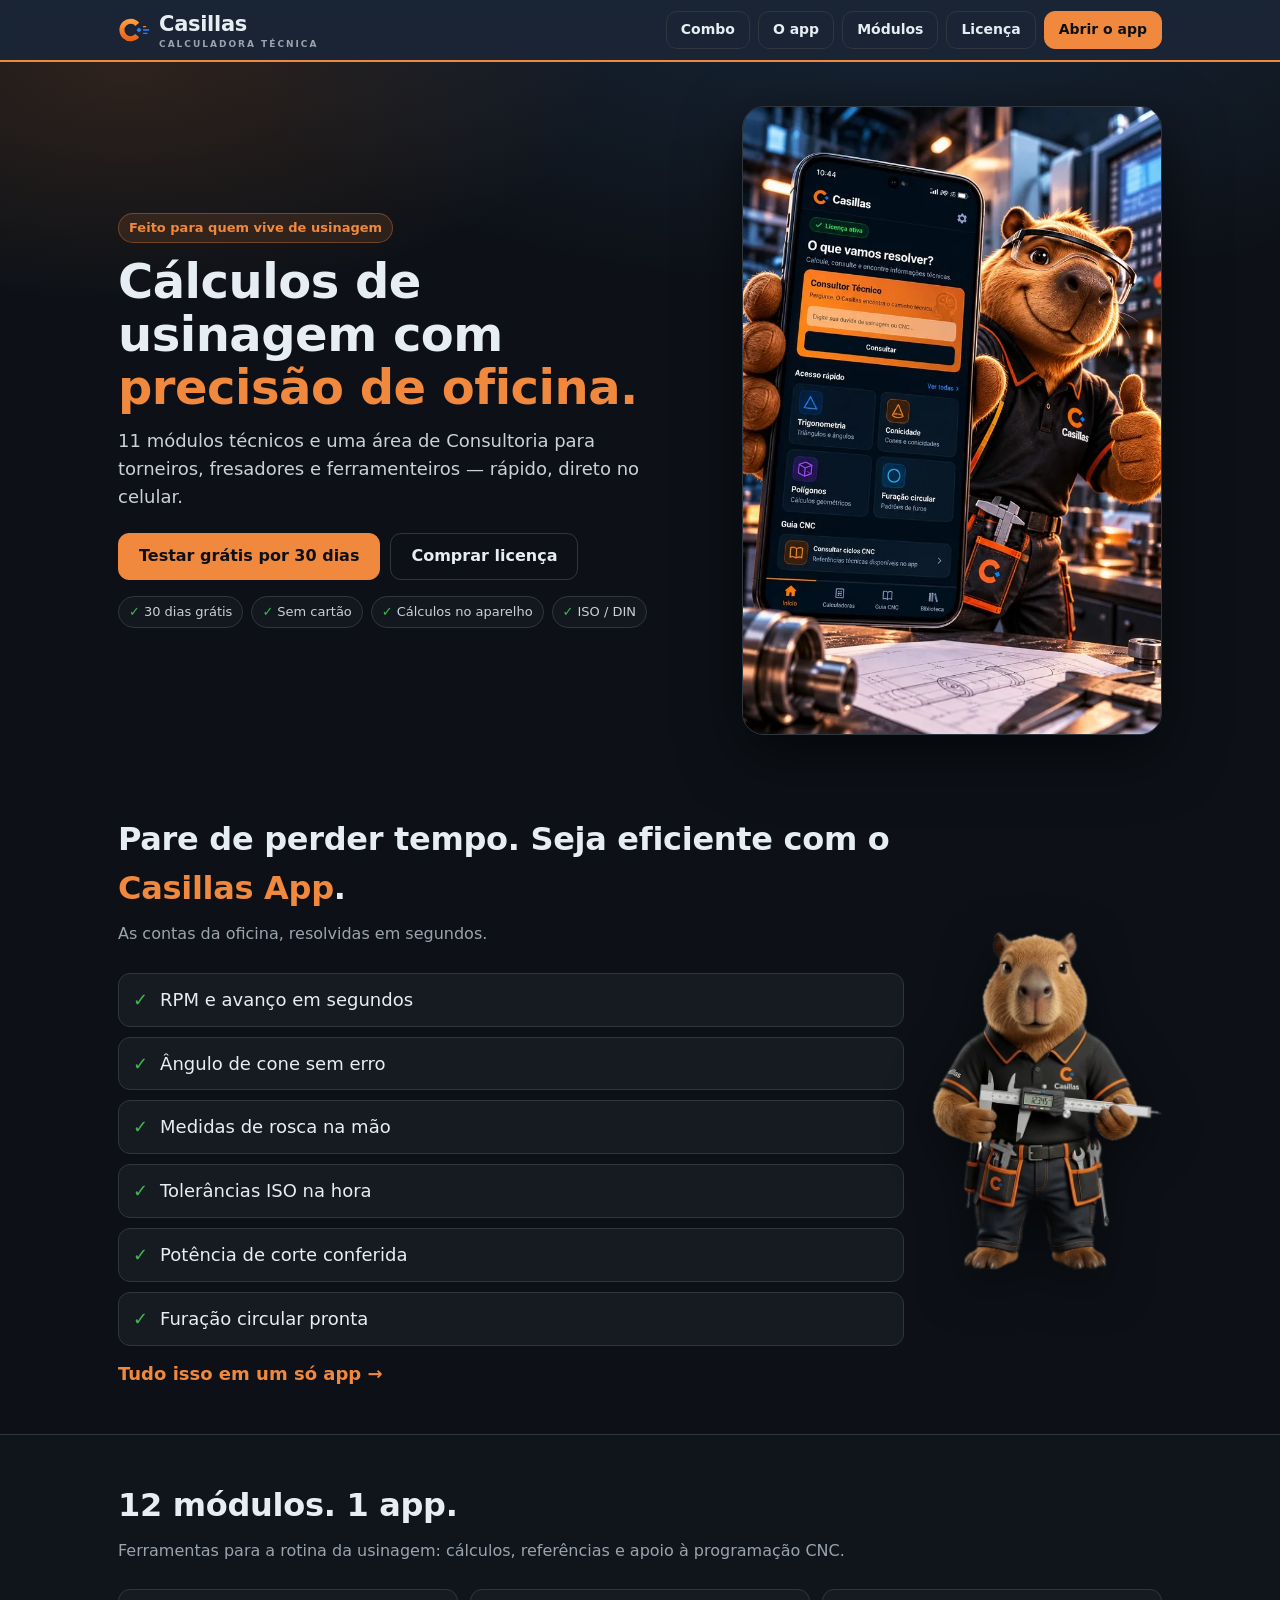
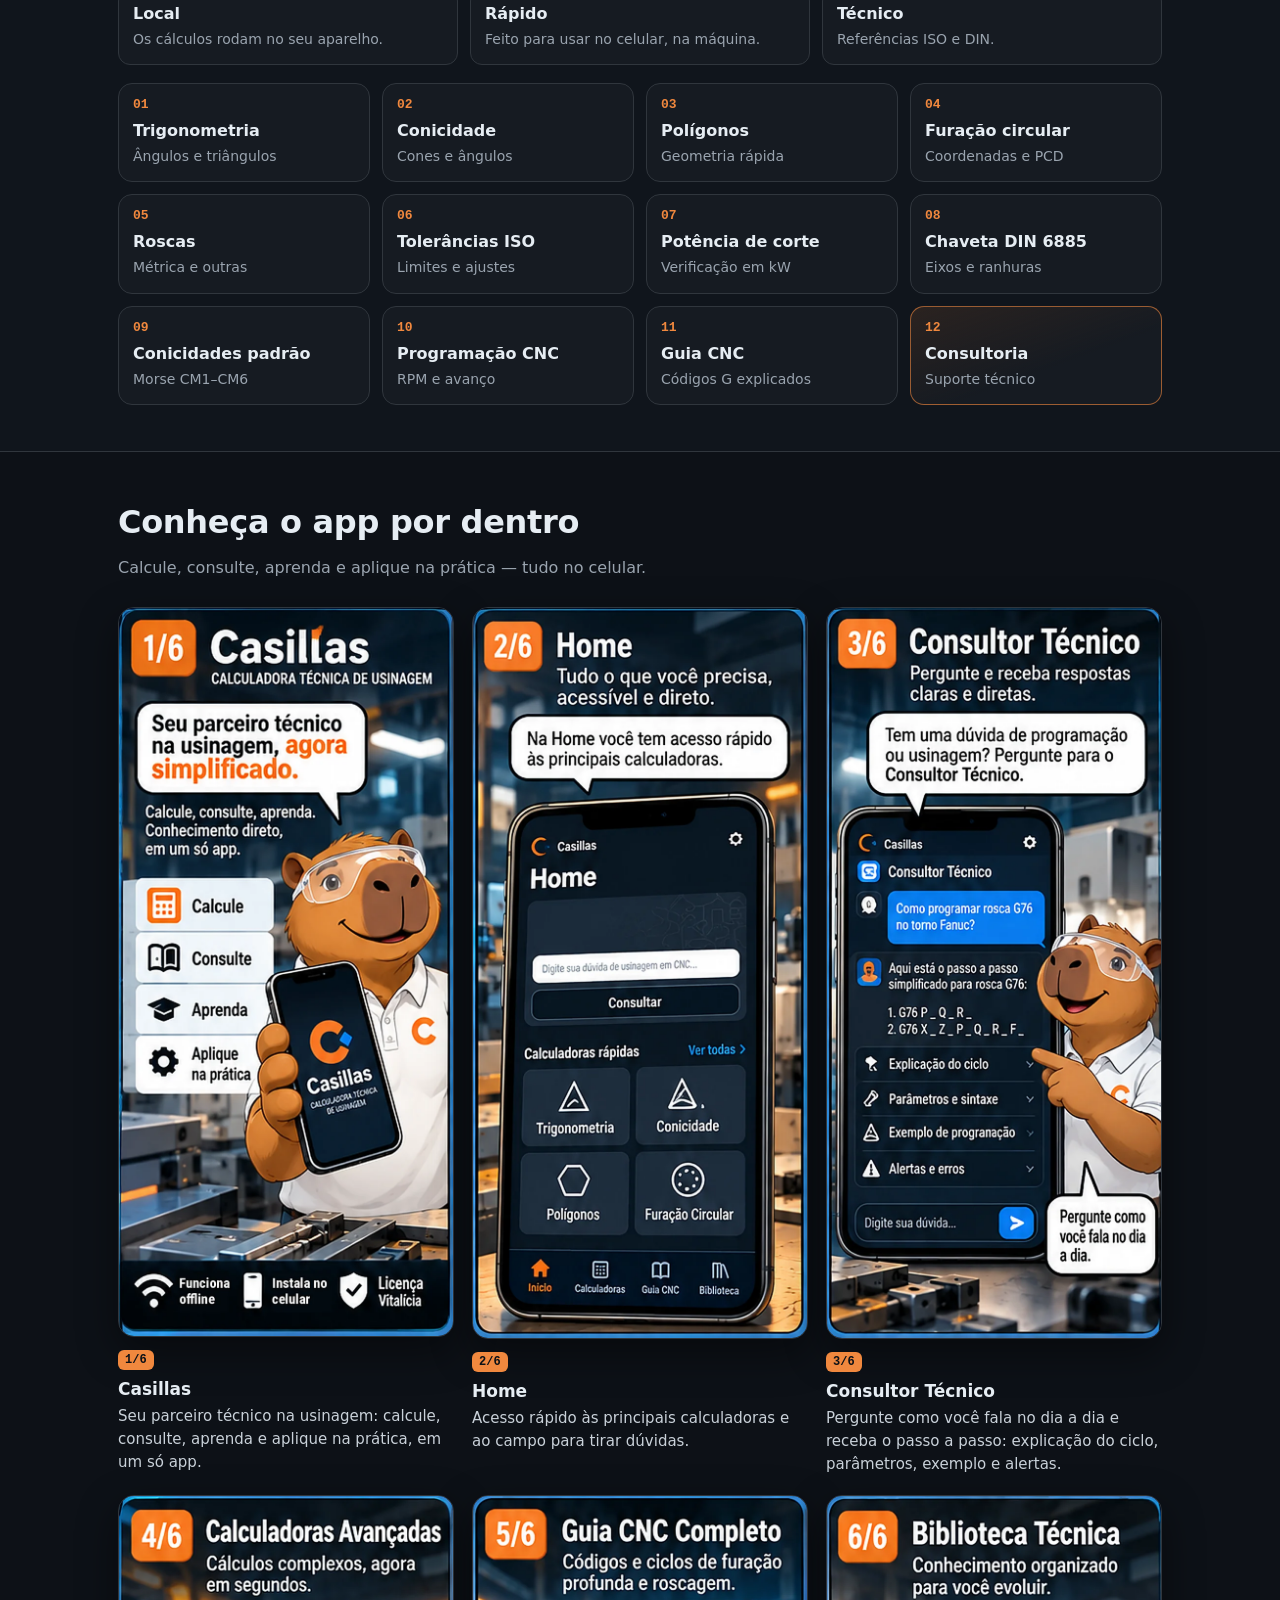
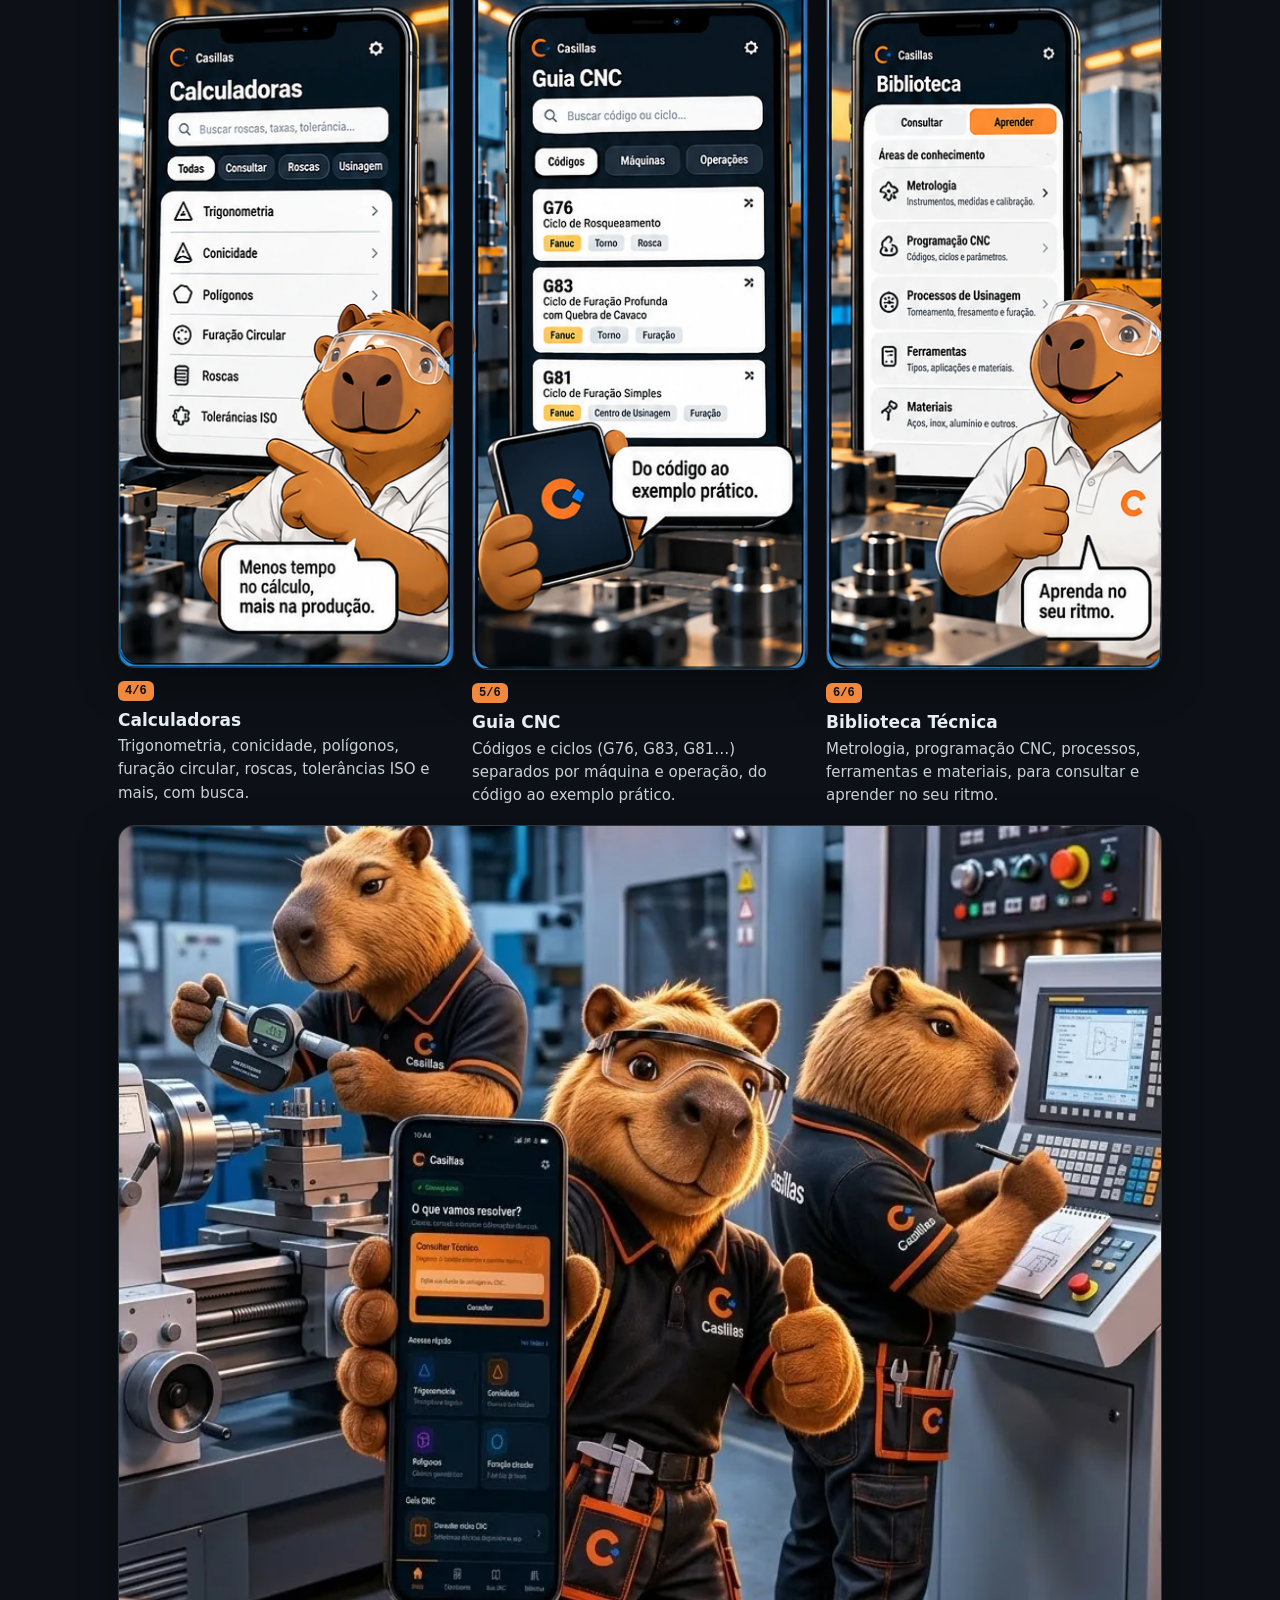
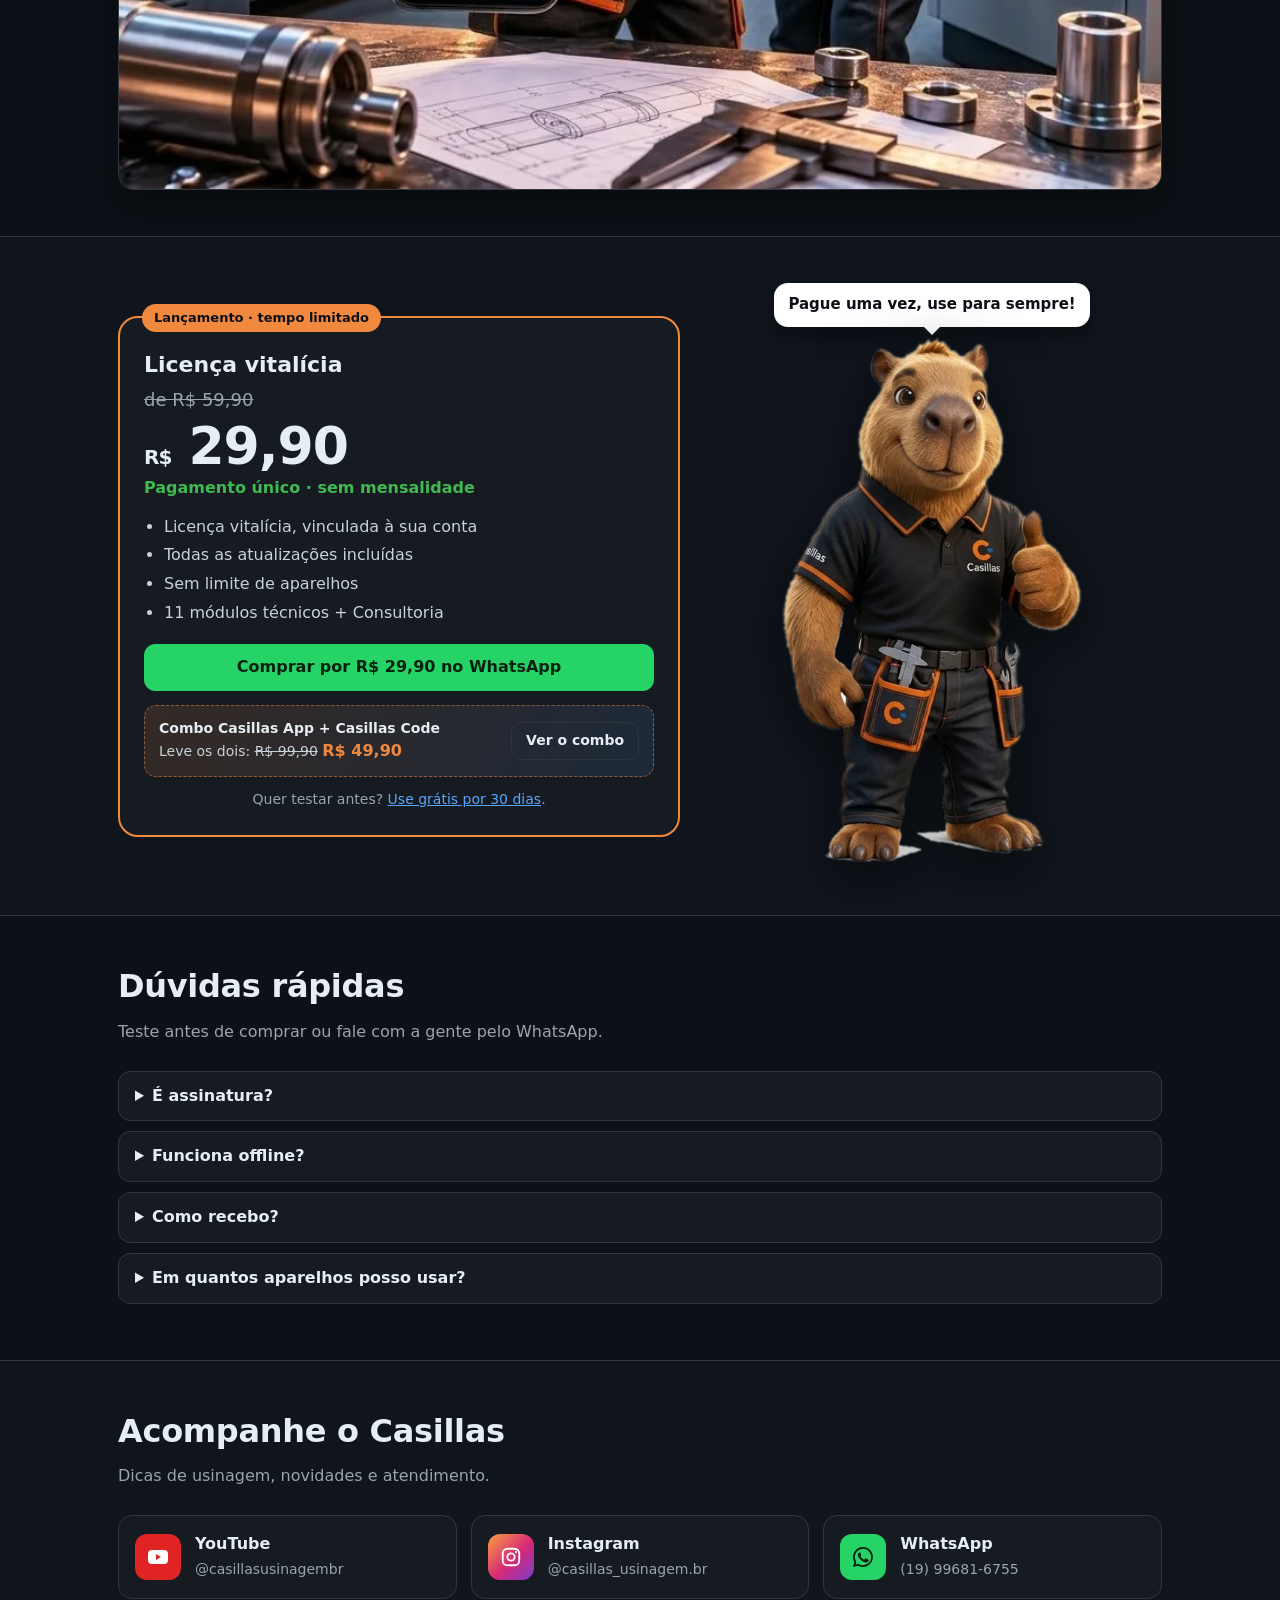
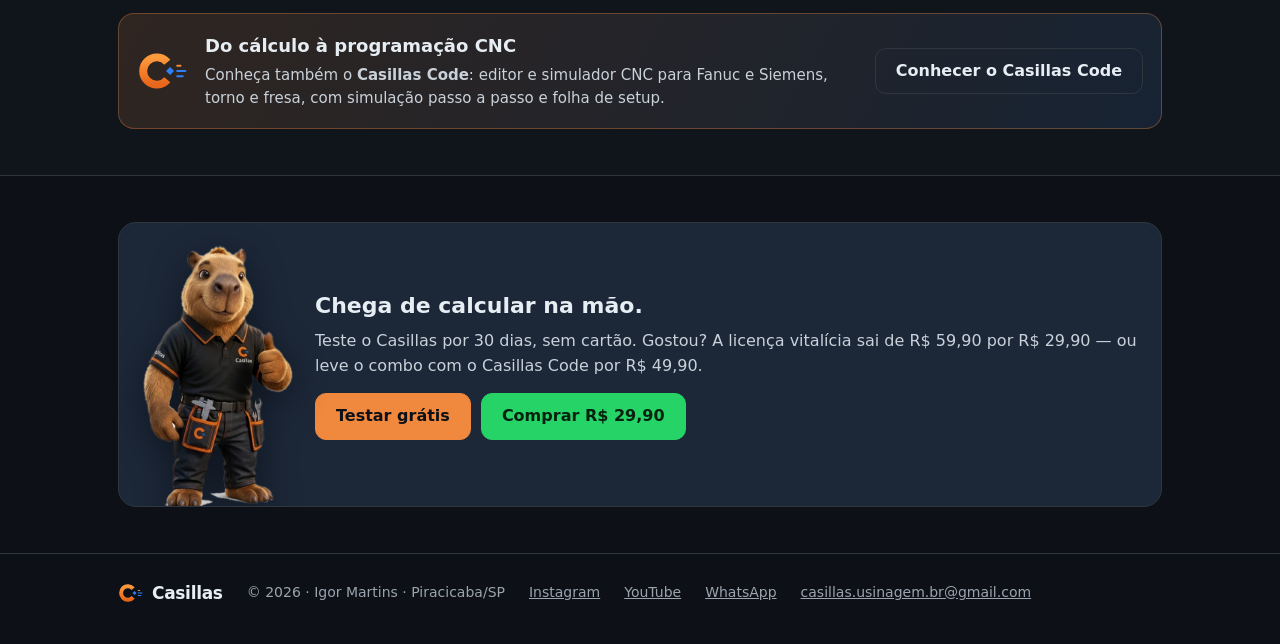
<file: app/index.html>
<!DOCTYPE html>
<html lang="pt-BR">
<head>
<meta charset="utf-8" />
<meta name="viewport" content="width=device-width, initial-scale=1" />
<title>Casillas — Calculadora técnica de usinagem | 11 módulos + Consultoria</title>
<meta name="description" content="Cálculos de usinagem sem conta na mão: 11 módulos técnicos, Guia CNC e Consultoria no celular. Teste grátis por 30 dias, sem cartão." />
<meta name="theme-color" content="#0d1117" />
<meta property="og:title" content="Casillas — cálculos de usinagem com precisão de oficina" />
<meta property="og:description" content="11 módulos técnicos + Consultoria para torneiros, fresadores e ferramenteiros. Teste grátis por 30 dias." />
<meta property="og:image" content="https://casillas.com.br/app/assets/cena-celular.webp" />
<link rel="canonical" href="https://casillas.com.br/app/" />
<meta property="og:type" content="website" />
<link rel="icon" type="image/svg+xml" href="./assets/simbolo.svg" />
<style>
  :root { --bg:#0d1117; --card:#161b22; --head:#1c2738; --line:#30363d; --text:#e6edf3; --soft:#9aa4af; --brand:#f0883e; --blue:#58a6ff; --green:#3fb950; }
  * { box-sizing:border-box; }
  html { scroll-behavior:smooth; }
  body { margin:0; background:var(--bg); color:var(--text); font:16px/1.55 system-ui,-apple-system,"Segoe UI",Roboto,sans-serif; }
  a { color:var(--blue); }
  .wrap { max-width:1080px; margin:0 auto; padding:0 18px; }
  header.top { position:sticky; top:0; z-index:5; background:rgba(28,39,56,.92); backdrop-filter:blur(8px); border-bottom:2px solid var(--brand); }
  header.top .wrap { display:flex; align-items:center; gap:12px; height:60px; }
  .logo { display:flex; align-items:center; gap:8px; color:var(--text); text-decoration:none; font-weight:800; font-size:21px; letter-spacing:-.3px; }
  .logo img { height:28px; }
  .logo small { display:block; font-size:9px; letter-spacing:2px; font-weight:600; color:var(--soft); margin-top:-3px; }
  header.top nav { margin-left:auto; display:flex; gap:8px; }
  .btn { display:inline-flex; align-items:center; justify-content:center; gap:8px; min-height:46px; padding:10px 20px; border-radius:11px;
         font-weight:600; font-size:16px; text-decoration:none; border:1px solid var(--line); color:var(--text); background:transparent; cursor:pointer; }
  .btn.primary { background:var(--brand); border-color:var(--brand); color:#0d1117; }
  .btn.whats { background:#25d366; border-color:#25d366; color:#06210f; }
  .btn.small { min-height:38px; padding:6px 14px; font-size:14px; }
  /* Destaque */
  .hero { padding:44px 0 34px; background:radial-gradient(1200px 500px at 70% -10%, rgba(88,166,255,.14), transparent 60%),
          radial-gradient(800px 400px at 10% 0%, rgba(240,136,62,.15), transparent 60%); }
  .hero .wrap { display:grid; grid-template-columns:1.05fr .95fr; gap:34px; align-items:center; }
  .tag { display:inline-block; font-size:13px; font-weight:600; color:var(--brand); background:rgba(240,136,62,.12); border:1px solid rgba(240,136,62,.35);
         padding:4px 10px; border-radius:99px; margin-bottom:12px; }
  h1 { font-size:clamp(30px,5vw,48px); line-height:1.1; margin:0 0 14px; letter-spacing:-.5px; }
  h1 em { font-style:normal; color:var(--brand); }
  .lead { font-size:18px; color:#c9d1d9; margin:0 0 22px; }
  .ctas { display:flex; flex-wrap:wrap; gap:10px; }
  .chips { display:flex; flex-wrap:wrap; gap:8px; margin-top:16px; }
  .chips span { font-size:13px; color:#c9d1d9; border:1px solid var(--line); background:rgba(22,27,34,.7); padding:5px 10px; border-radius:99px; }
  .chips span b { color:var(--green); margin-right:4px; }
  .scene { position:relative; }
  .scene .frame { border-radius:22px; overflow:hidden; border:1px solid var(--line); box-shadow:0 20px 60px rgba(0,0,0,.6); max-width:420px; margin-left:auto; }
  .scene .frame img { display:block; width:100%; }
  /* Seções */
  section { padding:46px 0; }
  section.alt { background:#10151c; border-top:1px solid var(--line); border-bottom:1px solid var(--line); }
  h2 { font-size:clamp(24px,3.6vw,32px); margin:0 0 8px; letter-spacing:-.3px; }
  .sub { color:var(--soft); margin:0 0 26px; }
  .pain { display:grid; grid-template-columns:1fr auto; gap:28px; align-items:center; }
  .pain ul { list-style:none; padding:0; margin:0; display:grid; gap:10px; }
  .pain li { display:flex; gap:12px; align-items:center; font-size:18px; background:var(--card); border:1px solid var(--line); border-radius:12px; padding:12px 14px; }
  .pain li::before { content:"✕"; color:var(--brand); font-weight:900; font-size:18px; }
  .pain .better { margin-top:14px; font-size:18px; color:var(--brand); font-weight:700; }
  .pain img { width:230px; filter:drop-shadow(0 14px 24px rgba(0,0,0,.55)); }
  .mods { display:grid; grid-template-columns:repeat(4,1fr); gap:12px; }
  .mod { background:var(--card); border:1px solid var(--line); border-radius:14px; padding:14px; }
  .mod .n { font:800 13px/1 ui-monospace,Menlo,Consolas,monospace; color:var(--brand); }
  .mod h3 { margin:8px 0 2px; font-size:16px; }
  .mod p { margin:0; color:var(--soft); font-size:14px; }
  .mod.hl { border-color:rgba(240,136,62,.6); background:linear-gradient(160deg, rgba(240,136,62,.12), var(--card) 60%); }
  .pillars { display:grid; grid-template-columns:repeat(3,1fr); gap:12px; margin-bottom:18px; }
  .pillars div { background:var(--card); border:1px solid var(--line); border-radius:12px; padding:12px 14px; }
  .pillars b { color:var(--text); display:block; }
  .pillars span { color:var(--soft); font-size:14px; }
  .shot { border-radius:16px; border:1px solid var(--line); overflow:hidden; box-shadow:0 14px 40px rgba(0,0,0,.45); }
  .shot img { display:block; width:100%; }
  /* Oferta */
  .offer { display:grid; grid-template-columns:1.1fr .9fr; gap:22px; align-items:center; }
  .price-card { background:var(--card); border:2px solid var(--brand); border-radius:20px; padding:24px; position:relative; }
  .ribbon { position:absolute; top:-14px; left:22px; background:var(--brand); color:#0d1117; font-weight:800; font-size:13px; padding:4px 12px; border-radius:99px; }
  .price-card h3 { margin:6px 0 4px; font-size:22px; }
  .old { color:var(--soft); text-decoration:line-through; font-size:18px; }
  .price { font-size:52px; font-weight:900; letter-spacing:-1px; line-height:1; margin:6px 0 4px; }
  .price small { font-size:20px; font-weight:700; }
  .once { color:var(--green); font-weight:700; margin-bottom:14px; }
  .price-card ul { margin:0 0 18px; padding-left:20px; color:#c9d1d9; }
  .price-card li { margin:4px 0; }
  .price-card .btn { width:100%; }
  .offer .side { position:relative; text-align:center; }
  .offer .side img { width:min(300px,80%); filter:drop-shadow(0 16px 28px rgba(0,0,0,.55)); }
  .bubble { display:inline-block; background:#fff; color:#0d1117; font-weight:700; font-size:15px; padding:10px 14px; border-radius:14px;
            box-shadow:0 8px 20px rgba(0,0,0,.4); position:relative; margin-bottom:10px; }
  .bubble::after { content:""; position:absolute; left:50%; bottom:-8px; margin-left:-8px; border:8px solid transparent; border-top-color:#fff; border-bottom:0; }
  /* Dúvidas */
  details { background:var(--card); border:1px solid var(--line); border-radius:12px; padding:12px 16px; margin-bottom:10px; }
  summary { cursor:pointer; font-weight:600; }
  details p { color:#c9d1d9; margin:10px 0 2px; }
  /* Canais e ecossistema */
  .social { display:grid; grid-template-columns:repeat(3,1fr); gap:14px; }
  .social a { display:flex; align-items:center; gap:14px; padding:16px; border-radius:14px; border:1px solid var(--line); background:var(--card);
              color:var(--text); text-decoration:none; }
  .social a:hover { border-color:var(--brand); }
  .social .ic { width:46px; height:46px; border-radius:12px; display:grid; place-items:center; flex:none; color:#fff; }
  .social .yt .ic { background:#e02424; }
  .social .ig .ic { background:linear-gradient(135deg,#f9a03f,#d62976 55%,#7a3fd1); }
  .social .wa .ic { background:#25d366; color:#06210f; }
  .social b { display:block; font-size:16px; }
  .social span { color:var(--soft); font-size:14px; }
  .eco { margin-top:14px; display:flex; gap:16px; align-items:center; padding:18px; border-radius:16px;
         background:linear-gradient(120deg, rgba(240,136,62,.14), rgba(88,166,255,.10)); border:1px solid rgba(240,136,62,.35); }
  .eco img { width:52px; flex:none; }
  .eco h3 { margin:0 0 4px; font-size:18px; }
  .eco p { margin:0; color:#c9d1d9; font-size:15px; }
  .eco .btn { margin-left:auto; flex:none; }
  .band { display:grid; grid-template-columns:auto 1fr; gap:22px; align-items:center; padding:22px 24px; border-radius:18px;
          background:var(--head); border:1px solid var(--line); overflow:hidden; }
  .band img { width:150px; margin-bottom:-24px; align-self:end; filter:drop-shadow(0 10px 18px rgba(0,0,0,.45)); }
  .band h3 { margin:0 0 6px; font-size:22px; }
  .band p { margin:0 0 14px; color:#c9d1d9; }
  footer { border-top:1px solid var(--line); padding:26px 0 40px; color:var(--soft); font-size:14px; }
  footer .wrap { display:flex; flex-wrap:wrap; gap:14px 24px; align-items:center; }
  footer a { color:var(--soft); }
  .sticky-cta { display:none; }
  @media (max-width: 900px) {
    .hero .wrap, .offer { grid-template-columns:1fr; }
    .scene .frame { margin:0 auto; max-width:360px; }
    .mods { grid-template-columns:repeat(2,1fr); }
    .pillars, .social { grid-template-columns:1fr; }
  }
  @media (max-width: 600px) {
    header.top nav .hide-sm { display:none; }
    .pain { grid-template-columns:1fr; }
    .pain img { width:150px; justify-self:end; margin-top:-8px; }
    .pain li { font-size:16px; }
    .eco { flex-wrap:wrap; }
    .eco .btn { margin-left:0; width:100%; }
    .band { grid-template-columns:1fr; text-align:center; }
    .band img { width:130px; justify-self:center; margin:0 0 -24px; order:2; }
    .sticky-cta { display:flex; position:fixed; left:0; right:0; bottom:0; z-index:6; gap:8px; padding:10px 12px calc(env(safe-area-inset-bottom,0px) + 10px);
                  background:rgba(13,17,23,.94); border-top:1px solid var(--line); }
    .sticky-cta .btn { flex:1; min-height:44px; padding:8px 10px; font-size:15px; }
    body { padding-bottom:70px; }
  }
  .panels { display:grid; grid-template-columns:repeat(3,1fr); gap:18px; }
  .panel { margin:0; }
  .panel img { height:auto; }
  .panel figcaption { margin-top:10px; color:#c9d1d9; font-size:15px; }
  .panel figcaption b { display:block; color:var(--text); font-size:17px; margin-bottom:2px; }
  .panel .pn { display:inline-block; font:800 12px/1 ui-monospace,Menlo,Consolas,monospace; color:#0d1117; background:var(--brand);
               padding:4px 7px; border-radius:6px; margin-bottom:6px; }
  @media (max-width: 900px) { .panels { grid-template-columns:repeat(2,1fr); } }
  @media (max-width: 600px) { .panels { grid-template-columns:1fr; } .panel .shot { max-width:360px; margin:0 auto; } }
  .combo-mini { margin-top:14px; display:flex; gap:12px; align-items:center; padding:12px 14px; border-radius:12px;
                background:linear-gradient(120deg, rgba(240,136,62,.14), rgba(88,166,255,.10)); border:1px dashed rgba(240,136,62,.55); }
  .combo-mini b { display:block; font-size:14px; }
  .combo-mini span { font-size:14px; color:#c9d1d9; }
  .combo-mini strong { color:var(--brand); font-size:16px; }
  .combo-mini .btn { margin-left:auto; flex:none; width:auto !important; }
  /* Celular: tudo mais compacto (também com fonte do sistema aumentada) */
  @media (max-width: 600px) {
    body { font-size:15px; line-height:1.5; }
    header.top .wrap { height:52px; gap:8px; }
    header.top img, .logo img { height:24px; }
    .logo { font-size:18px; }
    .logo small { display:none; }
    header.top .btn.small { min-height:34px; padding:4px 11px; font-size:13px; white-space:nowrap; }
    .hero { padding:26px 0 22px; }
    .tag { font-size:12px; margin-bottom:10px; }
    h1 { font-size:clamp(25px,7vw,30px); margin-bottom:10px; }
    h2 { font-size:22px; }
    .lead { font-size:16px; margin-bottom:18px; }
    section { padding:32px 0; }
    .sub { margin-bottom:18px; }
    .btn { min-height:42px; padding:8px 16px; font-size:15px; }
    .product .body { padding:14px; gap:8px; }
    .product h3 { font-size:21px; }
    .product .price { font-size:23px; }
    .big { font-size:42px; }
    .compare { font-size:14px; }
    .compare th, .compare td { padding:8px 4px; }
    .compare td:first-child { white-space:nowrap; }
    .compare tr.hl td:first-child { white-space:normal; }
    .sticky-cta { padding:6px 10px calc(env(safe-area-inset-bottom,0px) + 6px) !important; transition:transform .25s; }
    .sticky-cta .btn { min-height:38px !important; padding:6px 8px !important; font-size:14px !important; }
    .sticky-cta.off { transform:translateY(110%); }
    .combo-mini { flex-wrap:wrap; }
    .combo-mini > div { flex:1 1 100%; }
    .combo-mini .btn { margin-left:0; width:100% !important; }
    .price-card { padding:20px 16px; }
    .sticky-cta .btn { white-space:nowrap; }
    .sticky-cta .btn.whats { flex:1.4; }
    .combo { padding:20px 14px; }
    .mods { grid-template-columns:repeat(2,minmax(0,1fr)); gap:8px; }
    .mod { padding:10px; min-width:0; overflow-wrap:anywhere; }
    .mod h3 { font-size:15px; }
    body { padding-bottom:54px; }
  }
  /* Celular: escala geral menor (texto, espaços e cartões) para rolar menos */
  html { -webkit-text-size-adjust:100%; text-size-adjust:100%; }
  @media (max-width: 600px) {
    body { zoom:.86; }
    section { padding:24px 0; }
    .hero { padding:18px 0 16px; }
    .sub { margin-bottom:14px; }
  }
  /* Celular, rodada 2: mais compacto e com seções que abrem com um toque */
  @media (max-width: 600px) {
    body { zoom:.8; }
    section { padding:20px 0; }
    h2 { font-size:21px; }
    .sub { margin-bottom:12px; }
    /* Seções recolhidas: título vira uma barra tocável */
    .wrap.acc > .acc-t { display:flex; justify-content:space-between; align-items:center; gap:10px; cursor:pointer; margin:0;
      background:var(--card); border:1px solid var(--line); border-radius:12px; padding:12px 14px; font-size:18px; }
    .wrap.acc > .acc-t::after { content:"+"; flex:none; width:28px; height:28px; border-radius:50%; display:grid; place-items:center;
      background:var(--brand); color:#0d1117; font-weight:900; font-size:20px; line-height:1; }
    .wrap.acc.open > .acc-t::after { content:"−"; }
    .wrap.acc:not(.open) > .acc-body { display:none; }
    .wrap.acc > .acc-body { margin-top:12px; }
    /* Cartões que abrem com um toque (só o título aparece) */
    .card.acc { display:flex; flex-wrap:wrap; align-items:center; gap:6px 10px; padding:10px 12px; cursor:pointer; }
    .card.acc .ico { width:32px; height:32px; font-size:13px; margin:0; flex:none; }
    .card.acc h3 { flex:1; margin:0; font-size:15px; }
    .card.acc::after { content:"+"; order:1; color:var(--brand); font-weight:900; font-size:20px; line-height:1; }
    .card.acc.open::after { content:"−"; }
    .card.acc > p, .card.acc > .codes { order:2; flex-basis:100%; }
    .card.acc:not(.open) > p, .card.acc:not(.open) > .codes { display:none; }
    .grid, .two { gap:8px !important; }
    /* Passos em linhas compactas */
    .steps { gap:8px; }
    .step { padding:8px 12px 8px 46px; }
    .step::before { top:50%; left:10px; transform:translateY(-50%); }
    .step h3 { margin:0; font-size:15px; }
    .step p { font-size:13px; }
    /* Redes lado a lado, só ícone e nome */
    .social { display:grid; grid-template-columns:none; grid-auto-flow:column; grid-auto-columns:1fr; gap:8px; }
    .social a { flex-direction:column; text-align:center; padding:10px 4px; gap:6px; }
    .social .ic { width:38px; height:38px; }
    .social b { font-size:13px; }
    .social span:not(.ic) { display:none; }
    .eco { padding:12px; gap:10px; }
    .eco img { width:36px; }
    /* Mascotes decorativos e imagens grandes */
    .combo .side, .offer .side, .pain img, .with-mascot img, .band img { display:none; }
    .hero .frame { max-height:190px; }
    .hero .frame img { height:190px; object-fit:cover; object-position:center 35%; }
    .product .pic { aspect-ratio:16/8; }
    .product ul { display:none; }
    .pain ul { grid-template-columns:1fr 1fr; gap:6px; }
    .pain li { font-size:13px; padding:8px 10px; gap:6px; }
    .pain li::before { font-size:13px; }
    .with-mascot { display:block; }
    .band { grid-template-columns:1fr; padding:14px; }
  }
  /* Rodada 3: benefícios, telas em quadrinhos com ampliação, módulos resumidos */
  .c-app { color:var(--brand); }
  .pain li::before { content:"✓"; color:var(--green); }
  .panel img { cursor:zoom-in; }
  .zoom-view { position:fixed; inset:0; z-index:50; background:rgba(0,0,0,.82); display:grid; place-items:center; padding:16px; cursor:zoom-out; }
  .zoom-view img { width:min(78vw,380px); max-height:86vh; object-fit:contain; border-radius:14px; box-shadow:0 20px 60px rgba(0,0,0,.7); }
  @media (max-width: 600px) {
    .panels { grid-template-columns:repeat(3,1fr) !important; gap:8px; }
    .panel .shot { max-width:none; border-radius:10px; }
    .panel figcaption { font-size:0; margin-top:4px; text-align:center; }
    .panel figcaption .pn { display:none; }
    .panel figcaption b { font-size:12px; margin:0; }
    #por-dentro .acc-body > .shot { display:none; }
    #modulos .pillars, #modulos .mod p, #modulos .mod .n { display:none; }
    #modulos .mods { grid-template-columns:1fr 1fr; gap:6px; }
    #modulos .mod { padding:7px 10px; border-radius:10px; }
    #modulos .mod h3 { margin:0; font-size:13px; }
  }
</style>
</head>
<body>

<header class="top">
  <div class="wrap">
    <a class="logo" href="../"><img src="./assets/simbolo.svg" alt="" /><span>Casillas<small>CALCULADORA TÉCNICA</small></span></a>
    <nav>
      <a class="btn small hide-sm" href="../#combo">Combo</a>
      <a class="btn small hide-sm" href="#por-dentro">O app</a>
      <a class="btn small hide-sm" href="#modulos">Módulos</a>
      <a class="btn small hide-sm" href="#oferta">Licença</a>
      <a class="btn small primary" href="https://martinsdesiqueiraigor-art.github.io/Casillas_app_2/">Abrir o app</a>
    </nav>
  </div>
</header>

<div class="hero">
  <div class="wrap">
    <div>
      <span class="tag">Feito para quem vive de usinagem</span>
      <h1>Cálculos de usinagem com <em>precisão de oficina.</em></h1>
      <p class="lead">11 módulos técnicos e uma área de Consultoria para torneiros, fresadores e ferramenteiros —
        rápido, direto no celular.</p>
      <div class="ctas">
        <a class="btn primary" href="https://martinsdesiqueiraigor-art.github.io/Casillas_app_2/">Testar grátis por 30 dias</a>
        <a class="btn" href="#oferta">Comprar licença</a>
      </div>
      <div class="chips"><span><b>✓</b>30 dias grátis</span><span><b>✓</b>Sem cartão</span><span><b>✓</b>Cálculos no aparelho</span><span><b>✓</b>ISO / DIN</span></div>
    </div>
    <div class="scene"><div class="frame"><img src="./assets/cena-celular.webp" alt="Mascote do Casillas mostrando o app no celular, na oficina" /></div></div>
  </div>
</div>

<section>
  <div class="wrap pain">
    <div>
      <h2>Pare de perder tempo. Seja eficiente com o <span class="c-app">Casillas App</span>.</h2>
      <p class="sub">As contas da oficina, resolvidas em segundos.</p>
      <ul>
        <li>RPM e avanço em segundos</li>
        <li>Ângulo de cone sem erro</li>
        <li>Medidas de rosca na mão</li>
        <li>Tolerâncias ISO na hora</li>
        <li>Potência de corte conferida</li>
        <li>Furação circular pronta</li>
      </ul>
      <div class="better">Tudo isso em um só app →</div>
    </div>
    <img src="./assets/mascote-paquimetro.webp" alt="Mascote do Casillas com paquímetro" loading="lazy" />
  </div>
</section>

<section class="alt" id="modulos">
  <div class="wrap acc">
    <h2 class="acc-t">12 módulos. 1 app.</h2>
    <div class="acc-body">
    <p class="sub">Ferramentas para a rotina da usinagem: cálculos, referências e apoio à programação CNC.</p>
    <div class="pillars">
      <div><b>Local</b><span>Os cálculos rodam no seu aparelho.</span></div>
      <div><b>Rápido</b><span>Feito para usar no celular, na máquina.</span></div>
      <div><b>Técnico</b><span>Referências ISO e DIN.</span></div>
    </div>
    <div class="mods">
      <div class="mod"><div class="n">01</div><h3>Trigonometria</h3><p>Ângulos e triângulos</p></div>
      <div class="mod"><div class="n">02</div><h3>Conicidade</h3><p>Cones e ângulos</p></div>
      <div class="mod"><div class="n">03</div><h3>Polígonos</h3><p>Geometria rápida</p></div>
      <div class="mod"><div class="n">04</div><h3>Furação circular</h3><p>Coordenadas e PCD</p></div>
      <div class="mod"><div class="n">05</div><h3>Roscas</h3><p>Métrica e outras</p></div>
      <div class="mod"><div class="n">06</div><h3>Tolerâncias ISO</h3><p>Limites e ajustes</p></div>
      <div class="mod"><div class="n">07</div><h3>Potência de corte</h3><p>Verificação em kW</p></div>
      <div class="mod"><div class="n">08</div><h3>Chaveta DIN 6885</h3><p>Eixos e ranhuras</p></div>
      <div class="mod"><div class="n">09</div><h3>Conicidades padrão</h3><p>Morse CM1–CM6</p></div>
      <div class="mod"><div class="n">10</div><h3>Programação CNC</h3><p>RPM e avanço</p></div>
      <div class="mod"><div class="n">11</div><h3>Guia CNC</h3><p>Códigos G explicados</p></div>
      <div class="mod hl"><div class="n">12</div><h3>Consultoria</h3><p>Suporte técnico</p></div>
    </div>
    </div>
  </div>
</section>

<section id="por-dentro">
  <div class="wrap acc">
    <h2 class="acc-t">Conheça o app por dentro</h2>
    <div class="acc-body">
    <p class="sub">Calcule, consulte, aprenda e aplique na prática — tudo no celular.</p>
    <div class="panels">
      <figure class="panel"><div class="shot"><img src="./assets/painel-1.webp" alt="Casillas: tela do app Casillas" loading="lazy" width="682" height="1490" /></div>
        <figcaption><span class="pn">1/6</span><b>Casillas</b>Seu parceiro técnico na usinagem: calcule, consulte, aprenda e aplique na prática, em um só app.</figcaption></figure>
      <figure class="panel"><div class="shot"><img src="./assets/painel-2.webp" alt="Home: tela do app Casillas" loading="lazy" width="682" height="1490" /></div>
        <figcaption><span class="pn">2/6</span><b>Home</b>Acesso rápido às principais calculadoras e ao campo para tirar dúvidas.</figcaption></figure>
      <figure class="panel"><div class="shot"><img src="./assets/painel-3.webp" alt="Consultor Técnico: tela do app Casillas" loading="lazy" width="682" height="1490" /></div>
        <figcaption><span class="pn">3/6</span><b>Consultor Técnico</b>Pergunte como você fala no dia a dia e receba o passo a passo: explicação do ciclo, parâmetros, exemplo e alertas.</figcaption></figure>
      <figure class="panel"><div class="shot"><img src="./assets/painel-4.webp" alt="Calculadoras: tela do app Casillas" loading="lazy" width="682" height="1490" /></div>
        <figcaption><span class="pn">4/6</span><b>Calculadoras</b>Trigonometria, conicidade, polígonos, furação circular, roscas, tolerâncias ISO e mais, com busca.</figcaption></figure>
      <figure class="panel"><div class="shot"><img src="./assets/painel-5.webp" alt="Guia CNC: tela do app Casillas" loading="lazy" width="682" height="1490" /></div>
        <figcaption><span class="pn">5/6</span><b>Guia CNC</b>Códigos e ciclos (G76, G83, G81…) separados por máquina e operação, do código ao exemplo prático.</figcaption></figure>
      <figure class="panel"><div class="shot"><img src="./assets/painel-6.webp" alt="Biblioteca Técnica: tela do app Casillas" loading="lazy" width="682" height="1490" /></div>
        <figcaption><span class="pn">6/6</span><b>Biblioteca Técnica</b>Metrologia, programação CNC, processos, ferramentas e materiais, para consultar e aprender no seu ritmo.</figcaption></figure>
    </div>
    <div class="shot" style="margin-top:18px"><img src="./assets/cena-oficina.webp" alt="Mascotes do Casillas trabalhando no torno, com o app e no CNC" loading="lazy" /></div>
    </div>
  </div>
</section>

<section class="alt" id="oferta">
  <div class="wrap offer">
    <div class="price-card">
      <span class="ribbon">Lançamento · tempo limitado</span>
      <h3>Licença vitalícia</h3>
      <div class="old">de R$ 59,90</div>
      <div class="price"><small>R$</small> 29,90</div>
      <div class="once">Pagamento único · sem mensalidade</div>
      <ul>
        <li>Licença vitalícia, vinculada à sua conta</li>
        <li>Todas as atualizações incluídas</li>
        <li>Sem limite de aparelhos</li>
        <li>11 módulos técnicos + Consultoria</li>
      </ul>
      <a class="btn whats" href="https://wa.me/5519996816755?text=Ol%C3%A1%21%20Quero%20comprar%20a%20licen%C3%A7a%20vital%C3%ADcia%20do%20Casillas%20App%20por%20R%24%2029%2C90." target="_blank" rel="noopener">Comprar por R$ 29,90 no WhatsApp</a>
      <div class="combo-mini">
        <div><b>Combo Casillas App + Casillas Code</b><span>Leve os dois: <s>R$&nbsp;99,90</s> <strong>R$&nbsp;49,90</strong></span></div>
        <a class="btn small" href="../#combo">Ver o combo</a>
      </div>
      <p style="color:var(--soft);font-size:14px;margin:12px 0 0;text-align:center">Quer testar antes? <a href="https://martinsdesiqueiraigor-art.github.io/Casillas_app_2/">Use grátis por 30 dias</a>.</p>
    </div>
    <div class="side">
      <div class="bubble">Pague uma vez, use para sempre!</div><br />
      <img src="./assets/mascote-polegar.webp" alt="Mascote do Casillas fazendo joinha" loading="lazy" />
    </div>
  </div>
</section>

<section id="duvidas">
  <div class="wrap">
    <h2>Dúvidas rápidas</h2>
    <p class="sub">Teste antes de comprar ou fale com a gente pelo WhatsApp.</p>
    <details><summary>É assinatura?</summary><p>Não. É pagamento único: a licença é vitalícia e todas as atualizações estão incluídas.</p></details>
    <details><summary>Funciona offline?</summary><p>Os cálculos rodam no aparelho. É preciso internet para entrar, validar o acesso e ativar a licença.</p></details>
    <details><summary>Como recebo?</summary><p>Após a confirmação do Pix, você recebe o código de ativação.</p></details>
    <details><summary>Em quantos aparelhos posso usar?</summary><p>Sem limite de aparelhos: a licença fica vinculada à sua conta.</p></details>
  </div>
</section>

<section class="alt">
  <div class="wrap">
    <h2>Acompanhe o Casillas</h2>
    <p class="sub">Dicas de usinagem, novidades e atendimento.</p>
    <div class="social">
      <a class="yt" href="https://youtube.com/@casillasusinagembr" target="_blank" rel="noopener">
        <span class="ic"><svg viewBox="0 0 24 24" width="24" height="24"><rect x="2" y="5" width="20" height="14" rx="4" fill="currentColor"/><path d="M10 9l5 3-5 3z" fill="#e02424"/></svg></span>
        <div><b>YouTube</b><span>@casillasusinagembr</span></div></a>
      <a class="ig" href="https://instagram.com/casillas_usinagem.br" target="_blank" rel="noopener">
        <span class="ic"><svg viewBox="0 0 24 24" width="22" height="22" fill="none" stroke="currentColor" stroke-width="2"><rect x="3" y="3" width="18" height="18" rx="5"/><circle cx="12" cy="12" r="4"/><circle cx="17.5" cy="6.5" r="1.2" fill="currentColor" stroke="none"/></svg></span>
        <div><b>Instagram</b><span>@casillas_usinagem.br</span></div></a>
      <a class="wa" href="https://wa.me/5519996816755" target="_blank" rel="noopener">
        <span class="ic"><svg viewBox="0 0 24 24" width="24" height="24" fill="currentColor"><path d="M12 2a10 10 0 0 0-8.6 15.1L2 22l5-1.3A10 10 0 1 0 12 2zm0 18.2a8.2 8.2 0 0 1-4.2-1.2l-.3-.2-3 .8.8-2.9-.2-.3A8.2 8.2 0 1 1 12 20.2zm4.5-6.1c-.2-.1-1.5-.7-1.7-.8s-.4-.1-.6.1-.7.8-.8 1-.3.2-.5.1a6.7 6.7 0 0 1-3.3-2.9c-.2-.4.2-.4.7-1.3a.4.4 0 0 0 0-.4l-.8-1.9c-.2-.5-.4-.4-.6-.4h-.5a1 1 0 0 0-.7.3 3 3 0 0 0-.9 2.2 5.2 5.2 0 0 0 1.1 2.7 11.8 11.8 0 0 0 4.5 4c1.7.7 2.3.8 3.2.6a2.7 2.7 0 0 0 1.8-1.2 2.2 2.2 0 0 0 .2-1.3c-.1-.1-.3-.2-.6-.3z"/></svg></span>
        <div><b>WhatsApp</b><span>(19) 99681-6755</span></div></a>
    </div>
    <div class="eco">
      <img src="./assets/simbolo.svg" alt="" />
      <div><h3>Do cálculo à programação CNC</h3>
        <p>Conheça também o <b>Casillas Code</b>: editor e simulador CNC para Fanuc e Siemens, torno e fresa, com simulação passo a passo e folha de setup.</p></div>
      <a class="btn" href="../code/">Conhecer o Casillas Code</a>
    </div>
  </div>
</section>

<section>
  <div class="wrap">
    <div class="band">
      <img src="./assets/mascote-polegar.webp" alt="" loading="lazy" />
      <div><h3>Chega de calcular na mão.</h3>
        <p>Teste o Casillas por 30 dias, sem cartão. Gostou? A licença vitalícia sai de R$ 59,90 por R$ 29,90 — ou leve o combo com o Casillas Code por R$ 49,90.</p>
        <div class="ctas"><a class="btn primary" href="https://martinsdesiqueiraigor-art.github.io/Casillas_app_2/">Testar grátis</a>
        <a class="btn whats" href="https://wa.me/5519996816755?text=Ol%C3%A1%21%20Quero%20comprar%20a%20licen%C3%A7a%20vital%C3%ADcia%20do%20Casillas%20App%20por%20R%24%2029%2C90." target="_blank" rel="noopener">Comprar R$ 29,90</a></div></div>
    </div>
  </div>
</section>

<footer>
  <div class="wrap">
    <a class="logo" href="../" style="font-size:17px"><img src="./assets/simbolo.svg" alt="" style="height:22px" />Casillas</a>
    <span>© 2026 · Igor Martins · Piracicaba/SP</span>
    <a href="https://instagram.com/casillas_usinagem.br" target="_blank" rel="noopener">Instagram</a>
    <a href="https://youtube.com/@casillasusinagembr" target="_blank" rel="noopener">YouTube</a>
    <a href="https://wa.me/5519996816755" target="_blank" rel="noopener">WhatsApp</a>
    <a href="mailto:casillas.usinagem.br@gmail.com">casillas.usinagem.br@gmail.com</a>
  </div>
</footer>

<div class="sticky-cta">
  <a class="btn primary" href="https://martinsdesiqueiraigor-art.github.io/Casillas_app_2/">Testar grátis</a>
  <a class="btn whats" href="https://wa.me/5519996816755?text=Ol%C3%A1%21%20Quero%20comprar%20a%20licen%C3%A7a%20vital%C3%ADcia%20do%20Casillas%20App%20por%20R%24%2029%2C90." target="_blank" rel="noopener">R$ 29,90</a>
</div>
<script>
  // Barra de compra do celular some quando a seção de compra já está na tela
  (function () {
    var bar = document.querySelector('.sticky-cta'), alvo = document.querySelector('#oferta');
    if (!bar || !alvo || !('IntersectionObserver' in window)) return;
    new IntersectionObserver(function (e) { bar.classList.toggle('off', e[0].isIntersecting); }).observe(alvo);
  })();
</script>
<script>
  // Seções e cartões que abrem e fecham com um toque (no celular)
  document.querySelectorAll('.acc').forEach(function (el) {
    var gatilho = el.querySelector(':scope > .acc-t') || el;
    gatilho.addEventListener('click', function (ev) {
      if (ev.target.closest('a')) return;
      el.classList.toggle('open');
    });
  });
</script>
<script>
  // Toque numa tela do app para ver maior; toque de novo para fechar
  document.querySelectorAll('.panel img').forEach(function (img) {
    img.addEventListener('click', function () {
      var v = document.createElement('div'); v.className = 'zoom-view';
      var big = document.createElement('img'); big.src = img.src; big.alt = img.alt;
      v.appendChild(big); v.addEventListener('click', function () { v.remove(); });
      document.documentElement.appendChild(v);   // fora do body para não herdar a escala do celular
    });
  });
</script>
</body>
</html>
</file>
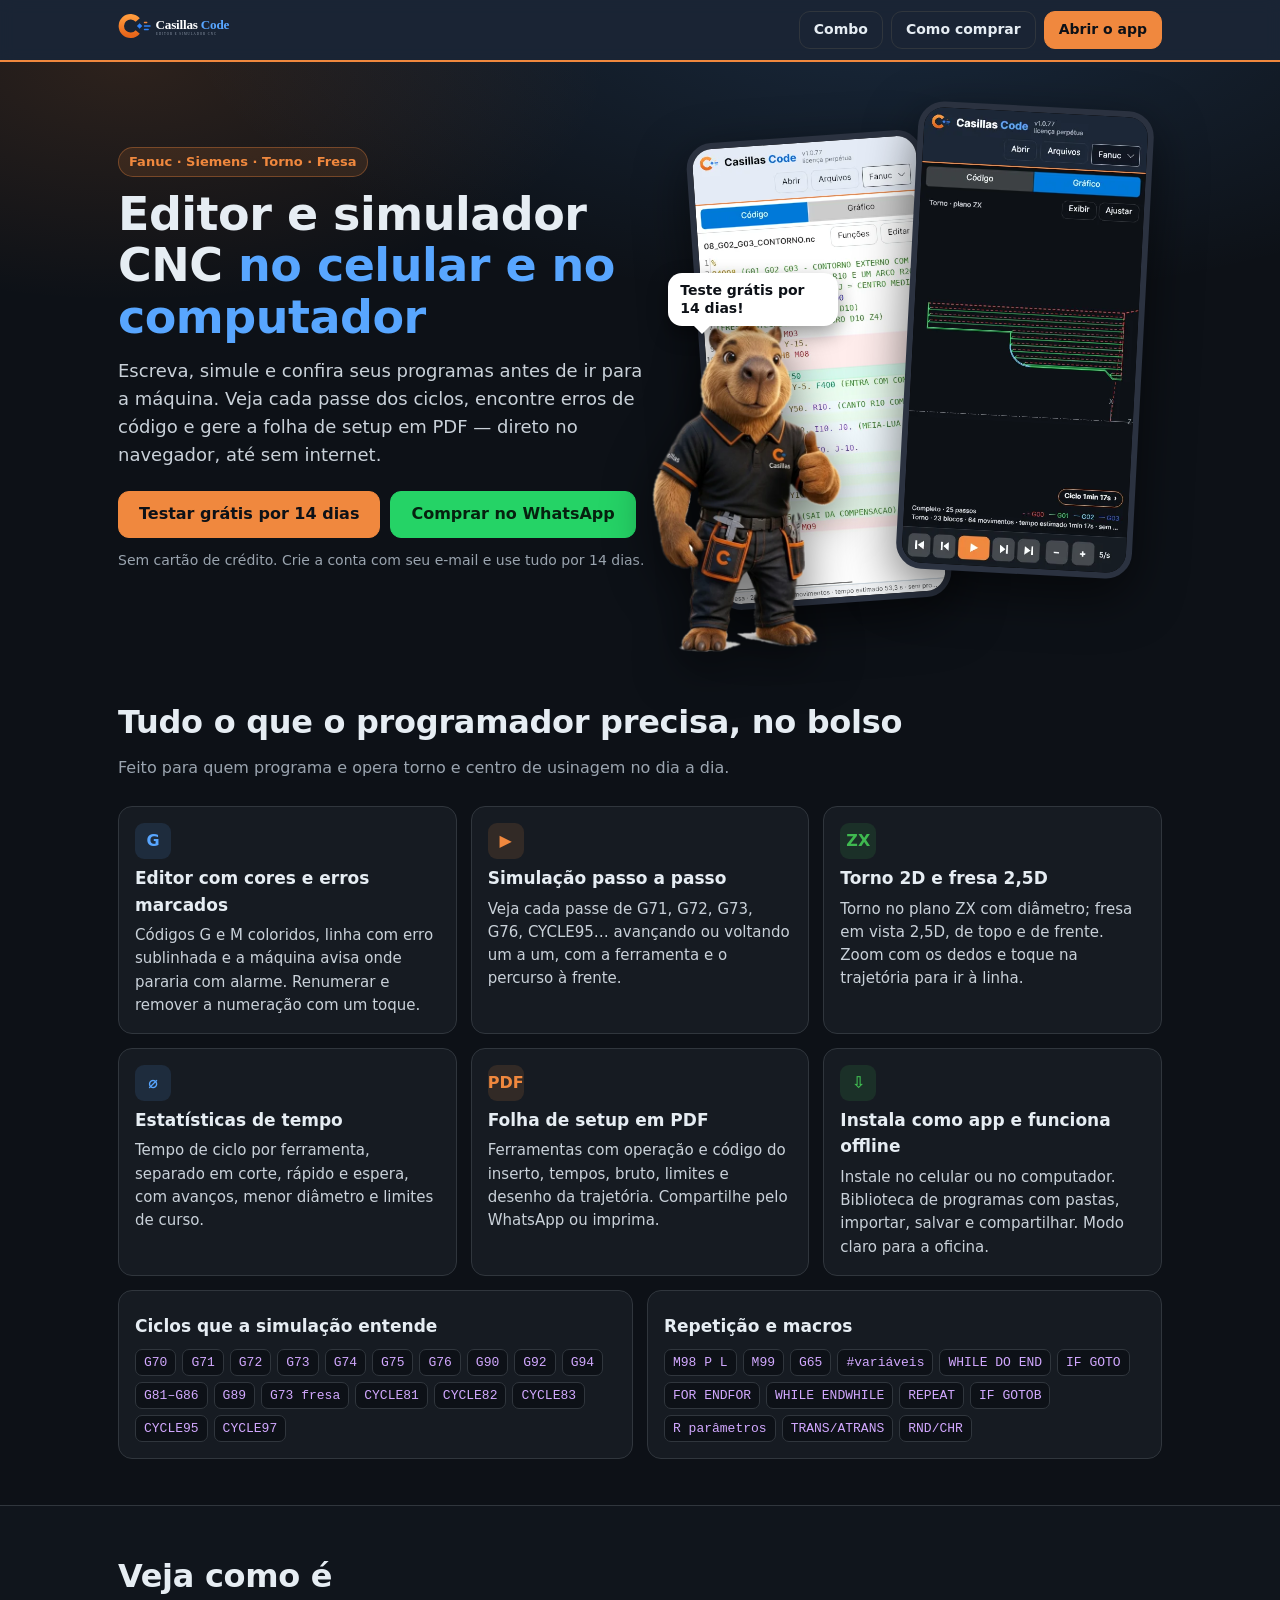
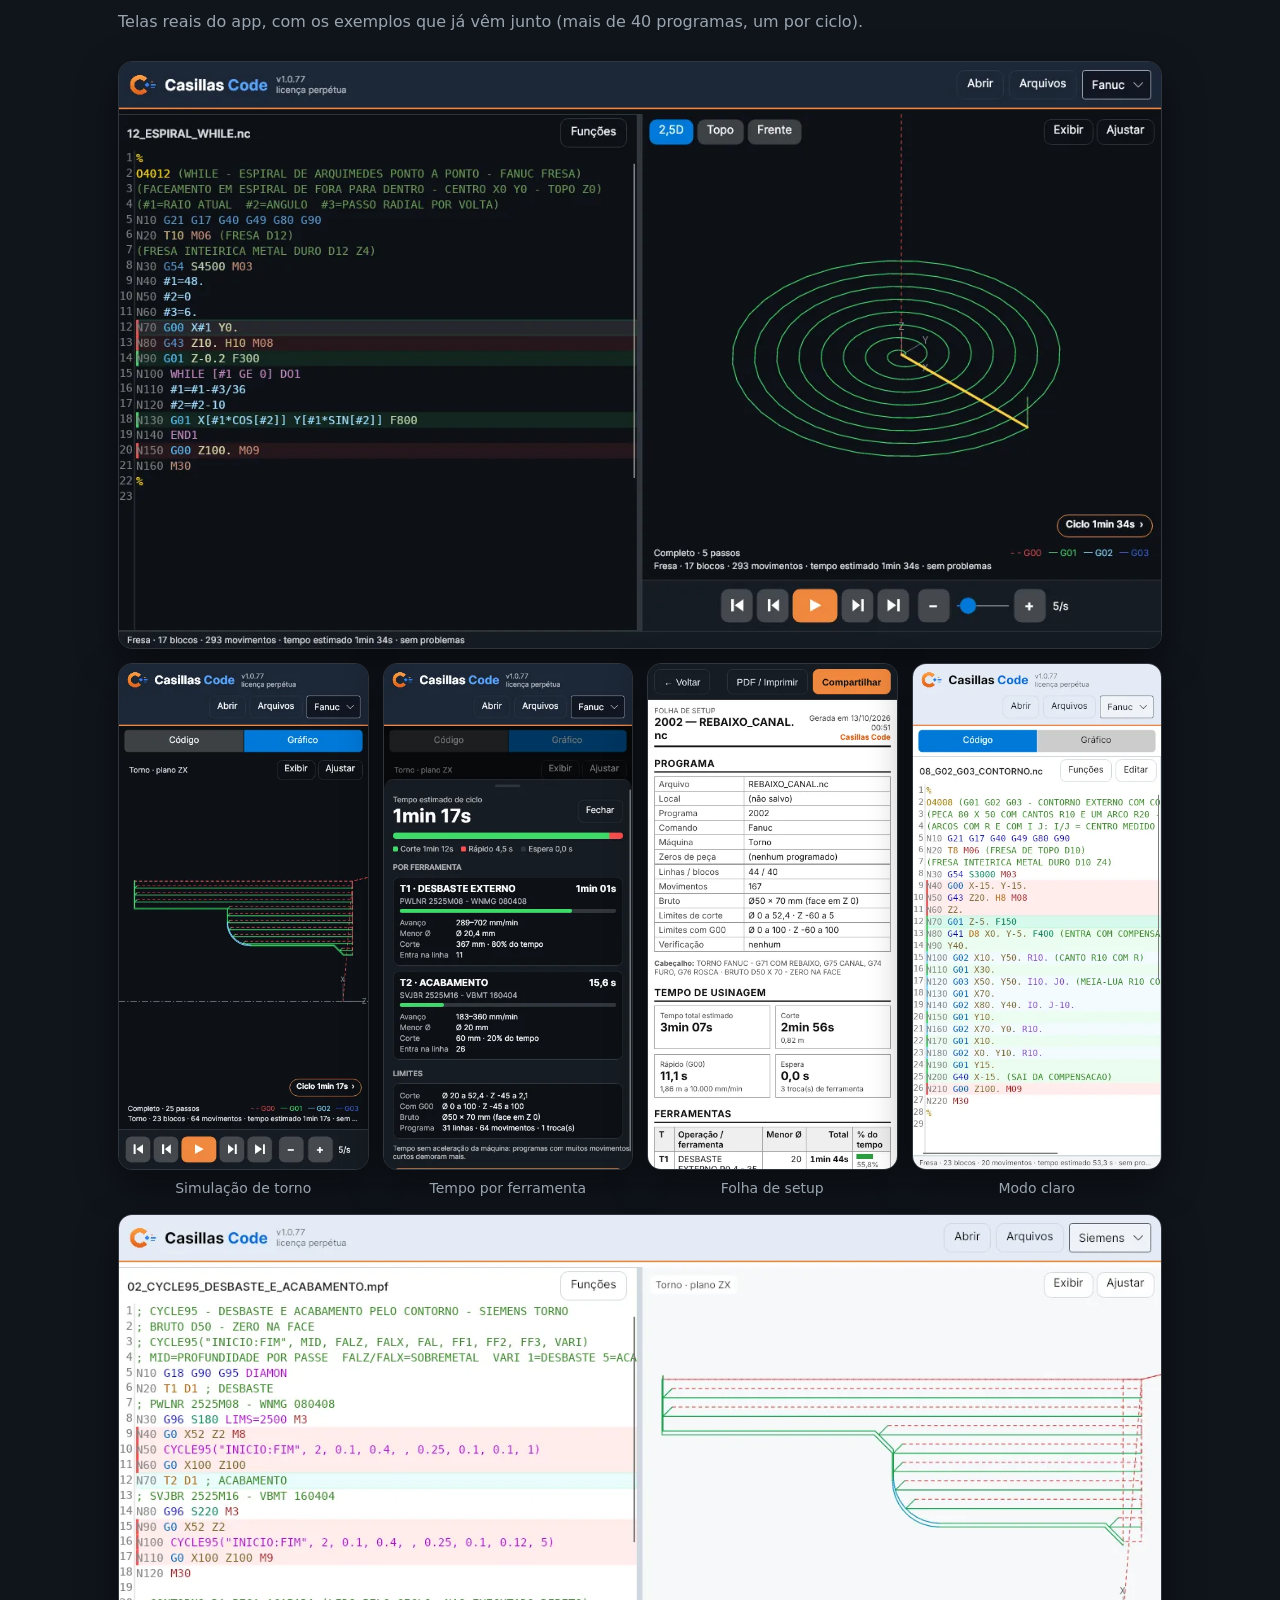
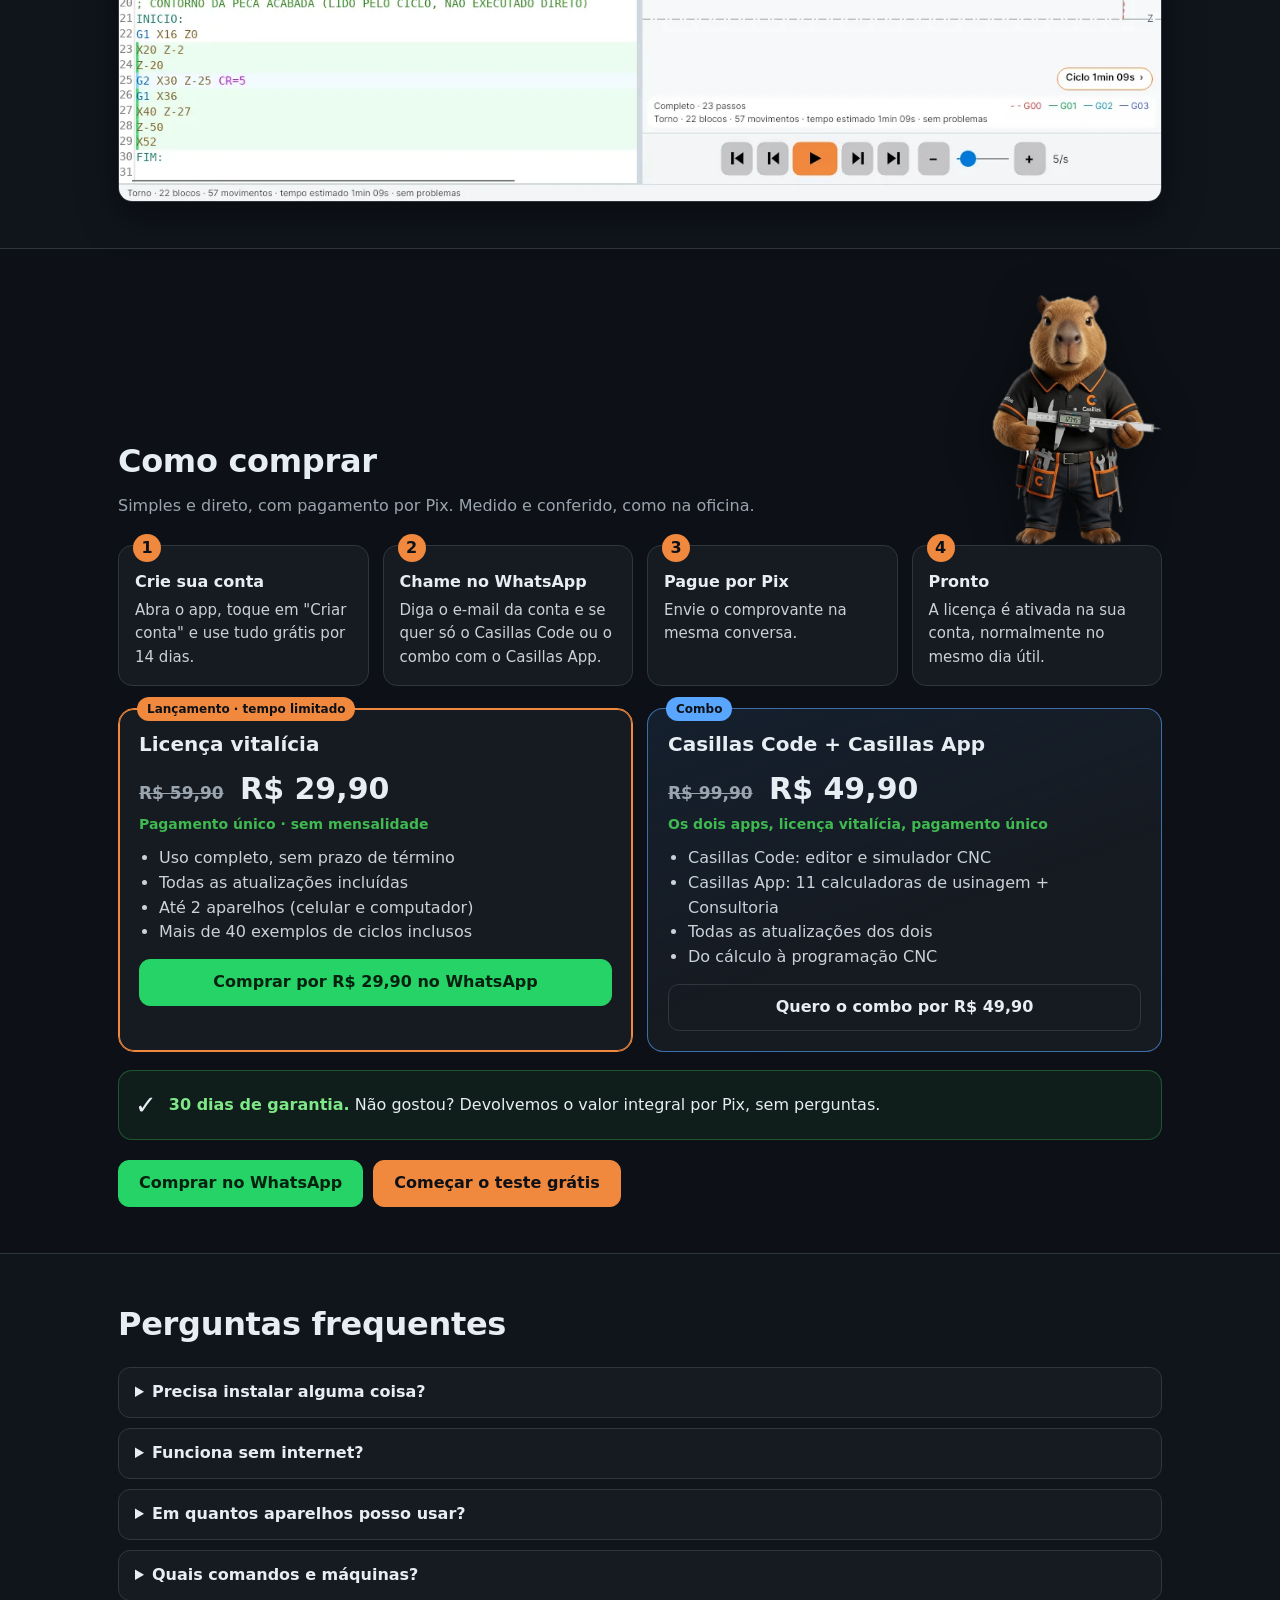
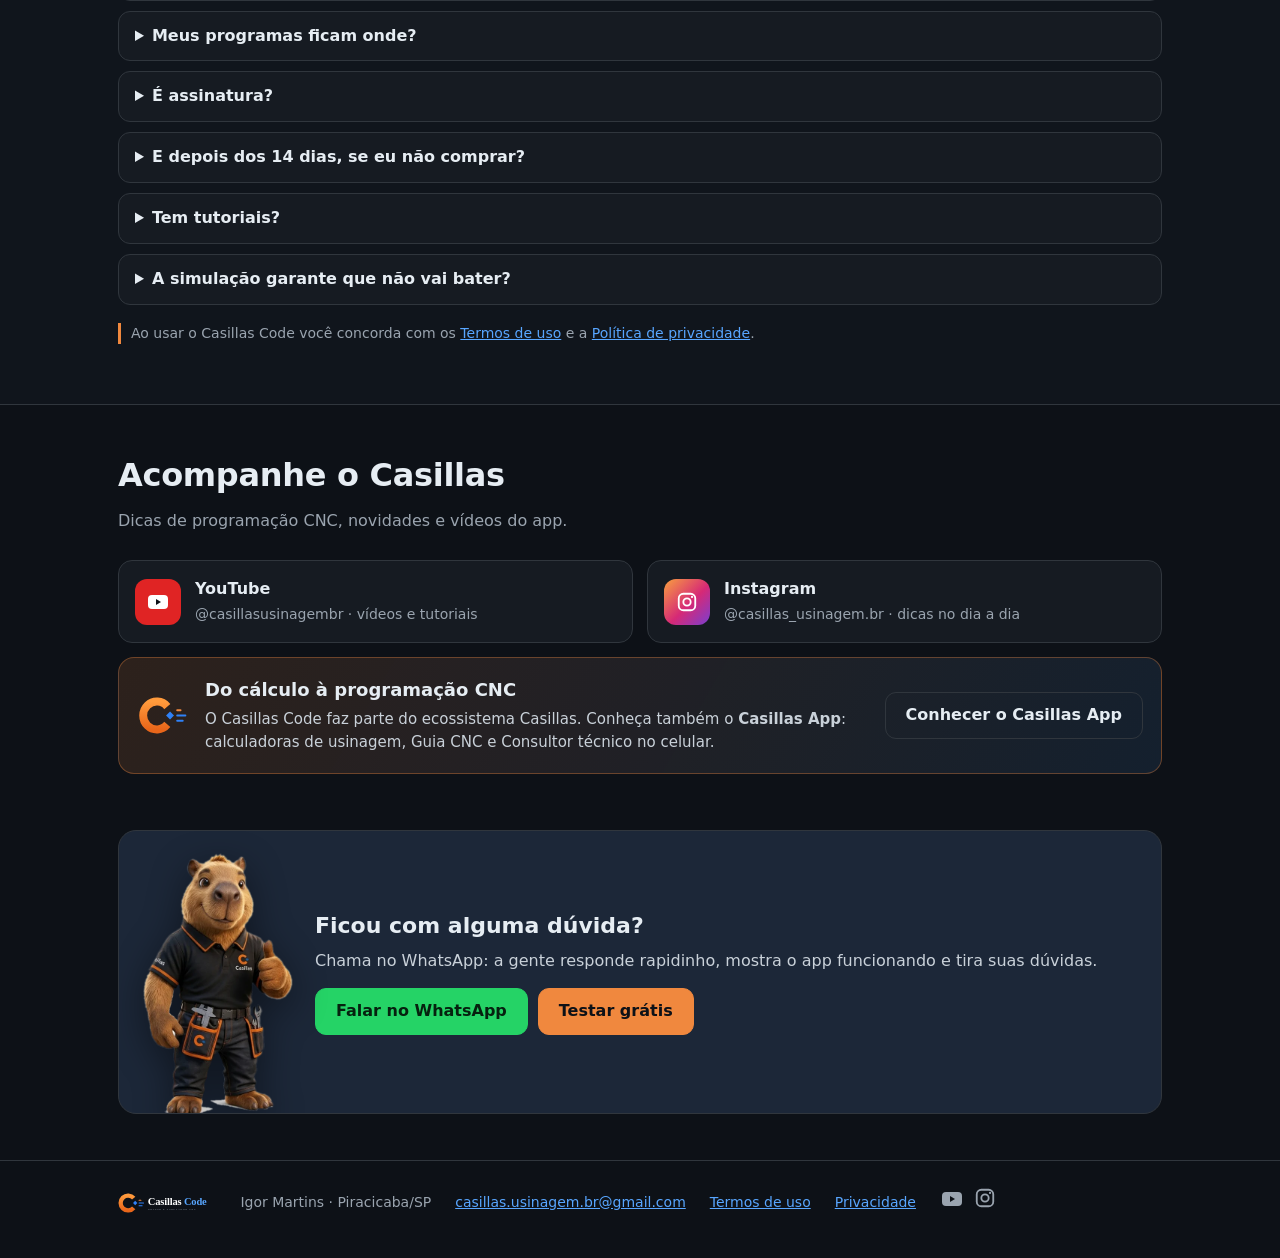
<file: code/index.html>
<!DOCTYPE html>
<html lang="pt-BR">
<head>
<meta charset="utf-8" />
<meta name="viewport" content="width=device-width, initial-scale=1" />
<title>Casillas Code — editor e simulador CNC no celular e no computador</title>
<meta name="description" content="Escreva, confira e simule programas CNC Fanuc e Siemens, de torno e fresa, no celular e no computador. Teste grátis por 14 dias." />
<meta name="theme-color" content="#0d1117" />
<meta property="og:title" content="Casillas Code — editor e simulador CNC" />
<meta property="og:description" content="Programas Fanuc e Siemens, torno e fresa: edite, simule passo a passo e gere a folha de setup. Teste grátis por 14 dias." />
<meta property="og:image" content="https://casillas.com.br/code/assets/computador.webp" />
<meta name="robots" content="index, follow" />
<link rel="canonical" href="https://casillas.com.br/code/" />
<meta property="og:type" content="website" />
<link rel="icon" type="image/png" href="https://casillas-code.pages.dev/icone.png" />
<style>
  :root { --bg:#0d1117; --card:#161b22; --head:#1c2738; --line:#30363d; --text:#e6edf3; --soft:#9aa4af; --brand:#f0883e; --blue:#58a6ff; --green:#3fb950; }
  * { box-sizing:border-box; }
  html { scroll-behavior:smooth; }
  body { margin:0; background:var(--bg); color:var(--text); font:16px/1.55 system-ui,-apple-system,"Segoe UI",Roboto,sans-serif; }
  a { color:var(--blue); }
  .wrap { max-width:1080px; margin:0 auto; padding:0 18px; }
  header.top { position:sticky; top:0; z-index:5; background:rgba(28,39,56,.92); backdrop-filter:blur(8px); border-bottom:2px solid var(--brand); }
  header.top .wrap { display:flex; align-items:center; gap:12px; height:60px; }
  header.top img { height:30px; }
  header.top nav { margin-left:auto; display:flex; gap:8px; }
  .btn { display:inline-flex; align-items:center; justify-content:center; gap:8px; min-height:46px; padding:10px 20px; border-radius:11px;
         font-weight:600; font-size:16px; text-decoration:none; border:1px solid var(--line); color:var(--text); background:transparent; cursor:pointer; }
  .btn.primary { background:var(--brand); border-color:var(--brand); color:#0d1117; }
  .btn.whats { background:#25d366; border-color:#25d366; color:#06210f; }
  .btn.small { min-height:38px; padding:6px 14px; font-size:14px; }
  /* Destaque */
  .hero { padding:44px 0 26px; background:radial-gradient(1200px 500px at 70% -10%, rgba(88,166,255,.16), transparent 60%),
          radial-gradient(800px 400px at 10% 0%, rgba(240,136,62,.14), transparent 60%); }
  .hero .wrap { display:grid; grid-template-columns:1.05fr .95fr; gap:34px; align-items:center; }
  .tag { display:inline-block; font-size:13px; font-weight:600; color:var(--brand); background:rgba(240,136,62,.12); border:1px solid rgba(240,136,62,.35);
         padding:4px 10px; border-radius:99px; margin-bottom:12px; }
  h1 { font-size:clamp(30px,5vw,46px); line-height:1.12; margin:0 0 14px; letter-spacing:-.5px; }
  h1 em { font-style:normal; color:var(--blue); }
  .lead { font-size:18px; color:#c9d1d9; margin:0 0 22px; }
  .ctas { display:flex; flex-wrap:wrap; gap:10px; }
  .fine { color:var(--soft); font-size:14px; margin-top:12px; }
  .phones { position:relative; height:520px; }
  .phone { position:absolute; width:236px; border-radius:26px; border:6px solid #2b3240; overflow:hidden; box-shadow:0 18px 50px rgba(0,0,0,.55); background:#000; }
  .phone img { display:block; width:100%; }
  .phone.a { left:4%; top:30px; transform:rotate(-4deg); }
  .phone.b { right:4%; top:0; transform:rotate(3deg); z-index:2; }
  /* Seções */
  section { padding:46px 0; }
  section.alt { background:#10151c; border-top:1px solid var(--line); border-bottom:1px solid var(--line); }
  h2 { font-size:clamp(24px,3.6vw,32px); margin:0 0 8px; letter-spacing:-.3px; }
  .sub { color:var(--soft); margin:0 0 26px; }
  .grid { display:grid; grid-template-columns:repeat(3,1fr); gap:14px; }
  .card { background:var(--card); border:1px solid var(--line); border-radius:14px; padding:16px; }
  .card h3 { margin:6px 0 6px; font-size:17px; }
  .card p { margin:0; color:#c9d1d9; font-size:15px; }
  .ico { width:36px; height:36px; border-radius:9px; display:grid; place-items:center; background:rgba(88,166,255,.12); color:var(--blue); font-weight:800; }
  .ico.o { background:rgba(240,136,62,.13); color:var(--brand); }
  .ico.g { background:rgba(63,185,80,.13); color:var(--green); }
  .shot { border-radius:14px; border:1px solid var(--line); overflow:hidden; box-shadow:0 14px 40px rgba(0,0,0,.45); }
  .shot img { display:block; width:100%; }
  .gallery { display:grid; grid-template-columns:repeat(4,1fr); gap:14px; }
  .gallery figure { margin:0; }
  .gallery figcaption { color:var(--soft); font-size:14px; margin-top:8px; text-align:center; }
  .codes { display:flex; flex-wrap:wrap; gap:6px; margin-top:10px; }
  .codes span { font:13px/1 ui-monospace,Menlo,Consolas,monospace; padding:6px 8px; border-radius:7px; background:#0d1117; border:1px solid var(--line); color:#d2a8ff; }
  .two { display:grid; grid-template-columns:1fr 1fr; gap:14px; }
  .steps { counter-reset:s; display:grid; grid-template-columns:repeat(4,1fr); gap:14px; }
  .step { background:var(--card); border:1px solid var(--line); border-radius:14px; padding:16px; position:relative; }
  .step::before { counter-increment:s; content:counter(s); position:absolute; top:-12px; left:14px; width:28px; height:28px; border-radius:50%;
                  background:var(--brand); color:#0d1117; display:grid; place-items:center; font-weight:800; }
  .step h3 { margin:8px 0 4px; font-size:16px; }
  .step p { margin:0; color:#c9d1d9; font-size:15px; }
  .plans { display:grid; grid-template-columns:1fr 1fr; gap:14px; margin-top:22px; }
  .plan { background:var(--card); border:1px solid var(--line); border-radius:16px; padding:20px; }
  .plan.best { border-color:var(--brand); box-shadow:0 0 0 1px var(--brand) inset; }
  .plan h3 { margin:0 0 4px; font-size:20px; }
  .plan .price { font-size:15px; color:var(--brand); font-weight:700; margin-bottom:10px; }
  .plan ul { margin:0; padding-left:20px; color:#c9d1d9; }
  .guarantee { margin-top:18px; display:flex; gap:12px; align-items:center; background:rgba(63,185,80,.08); border:1px solid rgba(63,185,80,.35);
               border-radius:14px; padding:14px 16px; }
  .guarantee b { color:#7ee787; }
  details { background:var(--card); border:1px solid var(--line); border-radius:12px; padding:12px 16px; margin-bottom:10px; }
  summary { cursor:pointer; font-weight:600; }
  details p { color:#c9d1d9; margin:10px 0 2px; }
  .warn { color:var(--soft); font-size:14px; border-left:3px solid var(--brand); padding-left:10px; margin-top:18px; }
  footer { border-top:1px solid var(--line); padding:26px 0 40px; color:var(--soft); font-size:14px; }
  footer .wrap { display:flex; flex-wrap:wrap; gap:14px 24px; align-items:center; }
  footer img { height:24px; }
  .sticky-cta { display:none; }
  @media (max-width: 900px) {
    .hero .wrap { grid-template-columns:1fr; }
    .phones { height:440px; max-width:420px; margin:0 auto; width:100%; }
    .phone { width:200px; }
    .grid, .steps { grid-template-columns:1fr 1fr; }
    .gallery { grid-template-columns:1fr 1fr; }
  }
  @media (max-width: 600px) {
    header.top nav .hide-sm { display:none; }
    .grid, .steps, .two, .plans { grid-template-columns:1fr; }
    .phones { height:380px; }
    .phone { width:172px; border-width:5px; border-radius:22px; }
    .sticky-cta { display:flex; position:fixed; left:0; right:0; bottom:0; z-index:6; gap:8px; padding:10px 12px calc(env(safe-area-inset-bottom,0px) + 10px);
                  background:rgba(13,17,23,.94); border-top:1px solid var(--line); }
    .sticky-cta .btn { flex:1; min-height:44px; padding:8px 10px; font-size:15px; }
    body { padding-bottom:70px; }
  }

  /* Mascote */
  .mascot { position:absolute; z-index:3; filter:drop-shadow(0 14px 24px rgba(0,0,0,.55)); pointer-events:none; }
  .phones .mascot { width:190px; left:-30px; bottom:-26px; }
  .bubble { position:absolute; z-index:4; background:#fff; color:#0d1117; font-weight:700; font-size:14px; line-height:1.25;
            padding:9px 12px; border-radius:14px; box-shadow:0 8px 20px rgba(0,0,0,.4); max-width:170px; }
  .bubble::after { content:""; position:absolute; left:26px; bottom:-8px; border:8px solid transparent; border-top-color:#fff; border-bottom:0; }
  .phones .bubble { left:-14px; bottom:300px; }
  .with-mascot { display:grid; grid-template-columns:1fr auto; gap:20px; align-items:end; }
  .with-mascot img { width:170px; filter:drop-shadow(0 12px 22px rgba(0,0,0,.5)); }
  /* Canais e ecossistema */
  .social { display:grid; grid-template-columns:1fr 1fr; gap:14px; }
  .social a { display:flex; align-items:center; gap:14px; padding:16px; border-radius:14px; border:1px solid var(--line); background:var(--card);
              color:var(--text); text-decoration:none; }
  .social a:hover { border-color:var(--brand); }
  .social .ic { width:46px; height:46px; border-radius:12px; display:grid; place-items:center; flex:none; color:#fff; }
  .social .yt .ic { background:#e02424; }
  .social .ig .ic { background:linear-gradient(135deg,#f9a03f,#d62976 55%,#7a3fd1); }
  .social b { display:block; font-size:16px; }
  .social span { color:var(--soft); font-size:14px; }
  .eco { margin-top:14px; display:flex; gap:16px; align-items:center; padding:18px; border-radius:16px;
         background:linear-gradient(120deg, rgba(240,136,62,.14), rgba(88,166,255,.10)); border:1px solid rgba(240,136,62,.35); }
  .eco img { width:52px; height:auto; flex:none; }
  .eco h3 { margin:0 0 4px; font-size:18px; }
  .eco p { margin:0; color:#c9d1d9; font-size:15px; }
  .eco .btn { margin-left:auto; flex:none; }
  .band { position:relative; display:grid; grid-template-columns:auto 1fr; gap:22px; align-items:center; padding:22px 24px; border-radius:18px;
          background:var(--head); border:1px solid var(--line); overflow:hidden; }
  .band img { width:150px; margin-bottom:-24px; align-self:end; filter:drop-shadow(0 10px 18px rgba(0,0,0,.45)); }
  .band h3 { margin:0 0 6px; font-size:22px; }
  .band p { margin:0 0 14px; color:#c9d1d9; }
  footer .icons { display:flex; gap:10px; }
  footer .icons a { color:var(--soft); }
  footer .icons a:hover { color:var(--text); }
  @media (max-width: 900px) {
    .phones .mascot { width:150px; left:-6px; bottom:-18px; }
    .phones .bubble { left:2px; bottom:236px; font-size:13px; }
  }
  @media (max-width: 600px) {
    .phones .mascot { width:128px; left:-4px; bottom:-14px; }
    .phones .bubble { bottom:200px; max-width:140px; }
    .with-mascot { grid-template-columns:1fr; }
    .with-mascot img { width:120px; justify-self:end; margin-top:-10px; }
    .social { grid-template-columns:1fr; }
    .eco { flex-wrap:wrap; }
    .eco .btn { margin-left:0; width:100%; }
    .band { grid-template-columns:1fr; text-align:center; padding-top:18px; }
    .band img { width:130px; justify-self:center; margin:0 0 -24px; order:2; }
  }
  .plan { position:relative; }
  .plan .ribbon { position:absolute; top:-12px; left:18px; background:var(--brand); color:#0d1117; font-weight:800; font-size:12px; padding:3px 10px; border-radius:99px; }
  .plan .ribbon.blue { background:var(--blue); }
  .plan .price.big { font-size:30px; font-weight:900; color:var(--text); margin:6px 0 2px; }
  .plan .price.big s { font-size:17px; color:var(--soft); font-weight:600; margin-right:6px; }
  .plan .once { color:var(--green); font-weight:700; font-size:14px; margin-bottom:10px; }
  .plan.combo { border-color:rgba(88,166,255,.6); background:linear-gradient(160deg, rgba(88,166,255,.10), var(--card) 60%); }
  /* Celular: tudo mais compacto (também com fonte do sistema aumentada) */
  @media (max-width: 600px) {
    body { font-size:15px; line-height:1.5; }
    header.top .wrap { height:52px; gap:8px; }
    header.top img, .logo img { height:24px; }
    .logo { font-size:18px; }
    .logo small { display:none; }
    header.top .btn.small { min-height:34px; padding:4px 11px; font-size:13px; white-space:nowrap; }
    .hero { padding:26px 0 22px; }
    .tag { font-size:12px; margin-bottom:10px; }
    h1 { font-size:clamp(25px,7vw,30px); margin-bottom:10px; }
    h2 { font-size:22px; }
    .lead { font-size:16px; margin-bottom:18px; }
    section { padding:32px 0; }
    .sub { margin-bottom:18px; }
    .btn { min-height:42px; padding:8px 16px; font-size:15px; }
    .product .body { padding:14px; gap:8px; }
    .product h3 { font-size:21px; }
    .product .price { font-size:23px; }
    .big { font-size:42px; }
    .compare { font-size:14px; }
    .compare th, .compare td { padding:8px 4px; }
    .compare td:first-child { white-space:nowrap; }
    .compare tr.hl td:first-child { white-space:normal; }
    .sticky-cta { padding:6px 10px calc(env(safe-area-inset-bottom,0px) + 6px) !important; transition:transform .25s; }
    .sticky-cta .btn { min-height:38px !important; padding:6px 8px !important; font-size:14px !important; }
    .sticky-cta.off { transform:translateY(110%); }
    .sticky-cta .btn { white-space:nowrap; }
    .sticky-cta .btn.whats { flex:1.4; }
    .combo { padding:20px 14px; }
    body { padding-bottom:54px; }
  }
  /* Celular: escala geral menor (texto, espaços e cartões) para rolar menos */
  html { -webkit-text-size-adjust:100%; text-size-adjust:100%; }
  @media (max-width: 600px) {
    body { zoom:.86; }
    section { padding:24px 0; }
    .hero { padding:18px 0 16px; }
    .sub { margin-bottom:14px; }
  }
  /* Celular, rodada 2: mais compacto e com seções que abrem com um toque */
  @media (max-width: 600px) {
    body { zoom:.8; }
    section { padding:20px 0; }
    h2 { font-size:21px; }
    .sub { margin-bottom:12px; }
    /* Seções recolhidas: título vira uma barra tocável */
    .wrap.acc > .acc-t { display:flex; justify-content:space-between; align-items:center; gap:10px; cursor:pointer; margin:0;
      background:var(--card); border:1px solid var(--line); border-radius:12px; padding:12px 14px; font-size:18px; }
    .wrap.acc > .acc-t::after { content:"+"; flex:none; width:28px; height:28px; border-radius:50%; display:grid; place-items:center;
      background:var(--brand); color:#0d1117; font-weight:900; font-size:20px; line-height:1; }
    .wrap.acc.open > .acc-t::after { content:"−"; }
    .wrap.acc:not(.open) > .acc-body { display:none; }
    .wrap.acc > .acc-body { margin-top:12px; }
    /* Cartões que abrem com um toque (só o título aparece) */
    .card.acc { display:flex; flex-wrap:wrap; align-items:center; gap:6px 10px; padding:10px 12px; cursor:pointer; }
    .card.acc .ico { width:32px; height:32px; font-size:13px; margin:0; flex:none; }
    .card.acc h3 { flex:1; margin:0; font-size:15px; }
    .card.acc::after { content:"+"; order:1; color:var(--brand); font-weight:900; font-size:20px; line-height:1; }
    .card.acc.open::after { content:"−"; }
    .card.acc > p, .card.acc > .codes { order:2; flex-basis:100%; }
    .card.acc:not(.open) > p, .card.acc:not(.open) > .codes { display:none; }
    .grid, .two { gap:8px !important; }
    /* Passos em linhas compactas */
    .steps { gap:8px; }
    .step { padding:8px 12px 8px 46px; }
    .step::before { top:50%; left:10px; transform:translateY(-50%); }
    .step h3 { margin:0; font-size:15px; }
    .step p { font-size:13px; }
    /* Redes lado a lado, só ícone e nome */
    .social { display:grid; grid-template-columns:none; grid-auto-flow:column; grid-auto-columns:1fr; gap:8px; }
    .social a { flex-direction:column; text-align:center; padding:10px 4px; gap:6px; }
    .social .ic { width:38px; height:38px; }
    .social b { font-size:13px; }
    .social span:not(.ic) { display:none; }
    .eco { padding:12px; gap:10px; }
    .eco img { width:36px; }
    /* Mascotes decorativos e imagens grandes */
    .combo .side, .offer .side, .pain img, .with-mascot img, .band img { display:none; }
    .hero .frame { max-height:190px; }
    .hero .frame img { height:190px; object-fit:cover; object-position:center 35%; }
    .product .pic { aspect-ratio:16/8; }
    .product ul { display:none; }
    .pain ul { grid-template-columns:1fr 1fr; gap:6px; }
    .pain li { font-size:13px; padding:8px 10px; gap:6px; }
    .pain li::before { font-size:13px; }
    .with-mascot { display:block; }
    .band { grid-template-columns:1fr; padding:14px; }
  }
  /* Rodada 3: topo curto no celular (os botões ficam na barra de baixo) */
  @media (max-width: 600px) {
    .hero .lead-more, .hero .ctas, .hero .fine { display:none; }
    .hero .lead { margin-bottom:6px; }
  }
</style>
</head>
<body>

<header class="top">
  <div class="wrap">
    <a href="../" aria-label="Início Casillas"><img src="./assets/assinatura-code.svg" alt="Casillas Code" /></a>
    <nav>
      <a class="btn small hide-sm" href="../#combo">Combo</a>
      <a class="btn small hide-sm" href="#como-comprar">Como comprar</a>
      <a class="btn small primary" href="https://casillas-code.pages.dev/">Abrir o app</a>
    </nav>
  </div>
</header>

<!-- Destaque -->
<div class="hero">
  <div class="wrap">
    <div>
      <span class="tag">Fanuc · Siemens · Torno · Fresa</span>
      <h1>Editor e simulador CNC <em>no celular e no computador</em></h1>
      <p class="lead">Escreva, simule e confira seus programas antes de ir para a máquina.<span class="lead-more"> Veja cada passe dos ciclos,
        encontre erros de código e gere a folha de setup em PDF — direto no navegador, até sem internet.</span></p>
      <div class="ctas">
        <a class="btn primary" href="https://casillas-code.pages.dev/">Testar grátis por 14 dias</a>
        <a class="btn whats" data-whats href="#">Comprar no WhatsApp</a>
      </div>
      <p class="fine">Sem cartão de crédito. Crie a conta com seu e-mail e use tudo por 14 dias.</p>
    </div>
    <div class="phones" aria-hidden="true">
      <div class="phone a"><img src="./assets/celular-codigo.webp" alt="" loading="eager" /></div>
      <div class="phone b"><img src="./assets/celular-grafico.webp" alt="" loading="eager" /></div>
      <div class="bubble">Teste grátis por 14 dias!</div>
      <img class="mascot" src="./assets/mascote-polegar.webp" alt="" loading="eager" />
    </div>
  </div>
</div>

<!-- Recursos -->
<section>
  <div class="wrap">
    <h2>Tudo o que o programador precisa, no bolso</h2>
    <p class="sub">Feito para quem programa e opera torno e centro de usinagem no dia a dia.</p>
    <div class="grid">
      <div class="card acc"><div class="ico">G</div><h3>Editor com cores e erros marcados</h3>
        <p>Códigos G e M coloridos, linha com erro sublinhada e a máquina avisa onde pararia com alarme. Renumerar e remover a numeração com um toque.</p></div>
      <div class="card acc"><div class="ico o">▶</div><h3>Simulação passo a passo</h3>
        <p>Veja cada passe de G71, G72, G73, G76, CYCLE95… avançando ou voltando um a um, com a ferramenta e o percurso à frente.</p></div>
      <div class="card acc"><div class="ico g">ZX</div><h3>Torno 2D e fresa 2,5D</h3>
        <p>Torno no plano ZX com diâmetro; fresa em vista 2,5D, de topo e de frente. Zoom com os dedos e toque na trajetória para ir à linha.</p></div>
      <div class="card acc"><div class="ico">⌀</div><h3>Estatísticas de tempo</h3>
        <p>Tempo de ciclo por ferramenta, separado em corte, rápido e espera, com avanços, menor diâmetro e limites de curso.</p></div>
      <div class="card acc"><div class="ico o">PDF</div><h3>Folha de setup em PDF</h3>
        <p>Ferramentas com operação e código do inserto, tempos, bruto, limites e desenho da trajetória. Compartilhe pelo WhatsApp ou imprima.</p></div>
      <div class="card acc"><div class="ico g">⇩</div><h3>Instala como app e funciona offline</h3>
        <p>Instale no celular ou no computador. Biblioteca de programas com pastas, importar, salvar e compartilhar. Modo claro para a oficina.</p></div>
    </div>
    <div class="two" style="margin-top:14px">
      <div class="card acc"><h3>Ciclos que a simulação entende</h3>
        <div class="codes"><span>G70</span><span>G71</span><span>G72</span><span>G73</span><span>G74</span><span>G75</span><span>G76</span>
        <span>G90</span><span>G92</span><span>G94</span><span>G81–G86</span><span>G89</span><span>G73 fresa</span>
        <span>CYCLE81</span><span>CYCLE82</span><span>CYCLE83</span><span>CYCLE95</span><span>CYCLE97</span></div></div>
      <div class="card acc"><h3>Repetição e macros</h3>
        <div class="codes"><span>M98 P L</span><span>M99</span><span>G65</span><span>#variáveis</span><span>WHILE DO END</span><span>IF GOTO</span>
        <span>FOR ENDFOR</span><span>WHILE ENDWHILE</span><span>REPEAT</span><span>IF GOTOB</span><span>R parâmetros</span><span>TRANS/ATRANS</span><span>RND/CHR</span></div></div>
    </div>
  </div>
</section>

<!-- Telas -->
<section class="alt">
  <div class="wrap acc">
    <h2 class="acc-t">Veja como é</h2>
    <div class="acc-body">
    <p class="sub">Telas reais do app, com os exemplos que já vêm junto (mais de 40 programas, um por ciclo).</p>
    <div class="shot" style="margin-bottom:14px"><img src="./assets/computador.webp" alt="Casillas Code no computador: editor e simulação 2,5D de uma espiral com WHILE" loading="lazy" /></div>
    <div class="gallery">
      <figure><div class="shot"><img src="./assets/celular-grafico.webp" alt="Simulação de torno G71/G70 no celular" loading="lazy" /></div><figcaption>Simulação de torno</figcaption></figure>
      <figure><div class="shot"><img src="./assets/celular-estatisticas.webp" alt="Estatísticas de tempo por ferramenta" loading="lazy" /></div><figcaption>Tempo por ferramenta</figcaption></figure>
      <figure><div class="shot"><img src="./assets/celular-folha.webp" alt="Folha de setup no celular" loading="lazy" /></div><figcaption>Folha de setup</figcaption></figure>
      <figure><div class="shot"><img src="./assets/celular-codigo.webp" alt="Editor no modo claro" loading="lazy" /></div><figcaption>Modo claro</figcaption></figure>
    </div>
    <div class="shot" style="margin-top:14px"><img src="./assets/computador-siemens.webp" alt="Siemens CYCLE95 no modo claro" loading="lazy" /></div>
    </div>
  </div>
</section>

<!-- Como comprar -->
<section id="como-comprar">
  <div class="wrap">
    <div class="with-mascot">
      <div><h2>Como comprar</h2>
        <p class="sub">Simples e direto, com pagamento por Pix. Medido e conferido, como na oficina.</p></div>
      <img src="./assets/mascote-paquimetro.webp" alt="Mascote Casillas com paquímetro" loading="lazy" />
    </div>
    <div class="steps">
      <div class="step"><h3>Crie sua conta</h3><p>Abra o app, toque em "Criar conta" e use tudo grátis por 14 dias.</p></div>
      <div class="step"><h3>Chame no WhatsApp</h3><p>Diga o e-mail da conta e se quer só o Casillas Code ou o combo com o Casillas App.</p></div>
      <div class="step"><h3>Pague por Pix</h3><p>Envie o comprovante na mesma conversa.</p></div>
      <div class="step"><h3>Pronto</h3><p>A licença é ativada na sua conta, normalmente no mesmo dia útil.</p></div>
    </div>
    <div class="plans">
      <div class="plan best"><span class="ribbon">Lançamento · tempo limitado</span><h3>Licença vitalícia</h3>
        <div class="price big"><s>R$ 59,90</s> R$ 29,90</div>
        <div class="once">Pagamento único · sem mensalidade</div>
        <ul><li>Uso completo, sem prazo de término</li><li>Todas as atualizações incluídas</li><li>Até 2 aparelhos (celular e computador)</li><li>Mais de 40 exemplos de ciclos inclusos</li></ul>
        <a class="btn whats" data-whats href="#" style="width:100%;margin-top:14px">Comprar por R$ 29,90 no WhatsApp</a></div>
      <div class="plan combo"><span class="ribbon blue">Combo</span><h3>Casillas Code + Casillas App</h3>
        <div class="price big"><s>R$ 99,90</s> R$ 49,90</div>
        <div class="once">Os dois apps, licença vitalícia, pagamento único</div>
        <ul><li>Casillas Code: editor e simulador CNC</li><li>Casillas App: 11 calculadoras de usinagem + Consultoria</li><li>Todas as atualizações dos dois</li><li>Do cálculo à programação CNC</li></ul>
        <a class="btn" data-combo href="#" style="width:100%;margin-top:14px">Quero o combo por R$ 49,90</a></div>
    </div>
    <div class="guarantee"><span style="font-size:26px">✓</span><div><b>30 dias de garantia.</b> Não gostou? Devolvemos o valor integral por Pix, sem perguntas.</div></div>
    <div class="ctas" style="margin-top:20px">
      <a class="btn whats" data-whats href="#">Comprar no WhatsApp</a>
      <a class="btn primary" href="https://casillas-code.pages.dev/">Começar o teste grátis</a>
    </div>
  </div>
</section>

<!-- Perguntas -->
<section class="alt">
  <div class="wrap">
    <h2>Perguntas frequentes</h2>
    <div style="margin-top:18px">
      <details><summary>Precisa instalar alguma coisa?</summary>
        <p>Não. O Casillas Code abre no navegador (Chrome, Edge, Safari) do celular ou do computador. Se quiser, toque em "Instalar" para ter o ícone na tela inicial e abrir como um app.</p></details>
      <details><summary>Funciona sem internet?</summary>
        <p>Sim. Depois de aberto uma vez, o app funciona sem internet, e a licença vale por até 7 dias sem conexão. A internet só é necessária para entrar na conta e confirmar a licença de tempos em tempos.</p></details>
      <details><summary>Em quantos aparelhos posso usar?</summary>
        <p>Em até 2 aparelhos ao mesmo tempo (por exemplo, o celular e o computador da oficina). Para trocar, use "Sair da conta" no aparelho antigo. Precisa de mais? Fale com a gente.</p></details>
      <details><summary>Quais comandos e máquinas?</summary>
        <p>Fanuc e Siemens (Sinumerik), torno e fresa/centro de usinagem, com os ciclos fixos, subprogramas, macros e laços mais usados. O app reconhece sozinho se o programa é de torno ou de fresa.</p></details>
      <details><summary>Meus programas ficam onde?</summary>
        <p>No seu aparelho, na biblioteca do app. Eles não são enviados para nossos servidores. Você pode importar, organizar em pastas, salvar e compartilhar quando quiser.</p></details>
      <details><summary>É assinatura?</summary>
        <p>Não. É licença vitalícia com pagamento único, e todas as atualizações estão incluídas.</p></details>
      <details><summary>E depois dos 14 dias, se eu não comprar?</summary>
        <p>O app continua abrindo, editando e simulando. Salvar e exportar ficam bloqueados, as estatísticas mostram só o tempo total e a folha de setup sai com marca d'água.</p></details>
      <details><summary>Tem tutoriais?</summary>
        <p>Sim, no canal do Casillas no YouTube (<a href="https://youtube.com/@casillasusinagembr" target="_blank" rel="noopener">@casillasusinagembr</a>)
        e dicas de programação CNC no Instagram (<a href="https://instagram.com/casillas_usinagem.br" target="_blank" rel="noopener">@casillas_usinagem.br</a>).
        Os mais de 40 exemplos do app também explicam cada ciclo nos comentários.</p></details>
      <details><summary>A simulação garante que não vai bater?</summary>
        <p>Não. A simulação ajuda muito a encontrar erros, mas é uma aproximação: não conhece sua máquina, ferramentas e fixações. Sempre confira o programa na máquina com teste em vazio, bloco a bloco e avanço reduzido.</p></details>
    </div>
    <p class="warn">Ao usar o Casillas Code você concorda com os <a href="https://casillas-code.pages.dev/termos.html">Termos de uso</a> e a <a href="https://casillas-code.pages.dev/privacidade.html">Política de privacidade</a>.</p>
  </div>
</section>

<section>
  <div class="wrap">
    <h2>Acompanhe o Casillas</h2>
    <p class="sub">Dicas de programação CNC, novidades e vídeos do app.</p>
    <div class="social">
      <a class="yt" href="https://youtube.com/@casillasusinagembr" target="_blank" rel="noopener">
        <span class="ic"><svg viewBox="0 0 24 24" width="24" height="24"><rect x="2" y="5" width="20" height="14" rx="4" fill="currentColor"/><path d="M10 9l5 3-5 3z" fill="#0d1117"/></svg></span><div><b>YouTube</b><span>@casillasusinagembr · vídeos e tutoriais</span></div></a>
      <a class="ig" href="https://instagram.com/casillas_usinagem.br" target="_blank" rel="noopener">
        <span class="ic"><svg viewBox="0 0 24 24" width="22" height="22" fill="none" stroke="currentColor" stroke-width="2"><rect x="3" y="3" width="18" height="18" rx="5"/><circle cx="12" cy="12" r="4"/><circle cx="17.5" cy="6.5" r="1.2" fill="currentColor" stroke="none"/></svg></span><div><b>Instagram</b><span>@casillas_usinagem.br · dicas no dia a dia</span></div></a>
    </div>
    <div class="eco">
      <img src="./assets/simbolo.svg" alt="" />
      <div><h3>Do cálculo à programação CNC</h3>
        <p>O Casillas Code faz parte do ecossistema Casillas. Conheça também o <b>Casillas App</b>: calculadoras de usinagem,
        Guia CNC e Consultor técnico no celular.</p></div>
      <a class="btn" href="../app/">Conhecer o Casillas App</a>
    </div>
  </div>
</section>

<section style="padding-top:10px">
  <div class="wrap">
    <div class="band">
      <img src="./assets/mascote-polegar.webp" alt="" loading="lazy" />
      <div><h3>Ficou com alguma dúvida?</h3>
        <p>Chama no WhatsApp: a gente responde rapidinho, mostra o app funcionando e tira suas dúvidas.</p>
        <div class="ctas"><a class="btn whats" data-whats href="#">Falar no WhatsApp</a><a class="btn primary" href="https://casillas-code.pages.dev/">Testar grátis</a></div></div>
    </div>
  </div>
</section>

<footer>
  <div class="wrap">
    <img src="./assets/assinatura-code.svg" alt="Casillas Code" />
    <span>Igor Martins · Piracicaba/SP</span>
    <a href="mailto:casillas.usinagem.br@gmail.com">casillas.usinagem.br@gmail.com</a>
    <a href="https://casillas-code.pages.dev/termos.html">Termos de uso</a>
    <a href="https://casillas-code.pages.dev/privacidade.html">Privacidade</a>
    <span class="icons">
      <a href="https://youtube.com/@casillasusinagembr" target="_blank" rel="noopener" aria-label="YouTube"><svg viewBox="0 0 24 24" width="24" height="24"><rect x="2" y="5" width="20" height="14" rx="4" fill="currentColor"/><path d="M10 9l5 3-5 3z" fill="#0d1117"/></svg></a>
      <a href="https://instagram.com/casillas_usinagem.br" target="_blank" rel="noopener" aria-label="Instagram"><svg viewBox="0 0 24 24" width="22" height="22" fill="none" stroke="currentColor" stroke-width="2"><rect x="3" y="3" width="18" height="18" rx="5"/><circle cx="12" cy="12" r="4"/><circle cx="17.5" cy="6.5" r="1.2" fill="currentColor" stroke="none"/></svg></a>
    </span>
  </div>
</footer>

<div class="sticky-cta">
  <a class="btn primary" href="https://casillas-code.pages.dev/">Testar grátis</a>
  <a class="btn whats" data-whats href="#">WhatsApp</a>
</div>

<script>
  // Número do WhatsApp de vendas (só dígitos, com 55 e DDD, ex.: 5519999999999).
  // Enquanto estiver vazio, os botões abrem um e-mail.
  const WHATSAPP = '5519996816755';
  const MESSAGE = 'Olá! Quero comprar a licença vitalícia do Casillas Code por R$ 29,90. Meu e-mail da conta é: ';
  const COMBO = 'Olá! Quero o combo Casillas Code + Casillas App por R$ 49,90. Meu e-mail da conta é: ';
  const EMAIL = 'casillas.usinagem.br@gmail.com';
  for (const a of document.querySelectorAll('[data-combo]')) {
    a.href = 'https://wa.me/' + WHATSAPP + '?text=' + encodeURIComponent(COMBO);
    a.target = '_blank';
    a.rel = 'noopener';
  }
  for (const a of document.querySelectorAll('[data-whats]')) {
    if (WHATSAPP) {
      a.href = 'https://wa.me/' + WHATSAPP + '?text=' + encodeURIComponent(MESSAGE);
      a.target = '_blank';
      a.rel = 'noopener';
    } else {
      a.href = 'mailto:' + EMAIL + '?subject=' + encodeURIComponent('Preço do Casillas Code') + '&body=' + encodeURIComponent(MESSAGE);
      a.textContent = a.textContent.replace('no WhatsApp', 'por e-mail').replace(/^WhatsApp$/, 'E-mail');
      a.classList.remove('whats');
    }
  }
</script>
<script>
  // Barra de compra do celular some quando a seção de compra já está na tela
  (function () {
    var bar = document.querySelector('.sticky-cta'), alvo = document.querySelector('#como-comprar');
    if (!bar || !alvo || !('IntersectionObserver' in window)) return;
    new IntersectionObserver(function (e) { bar.classList.toggle('off', e[0].isIntersecting); }).observe(alvo);
  })();
</script>
<script>
  // Seções e cartões que abrem e fecham com um toque (no celular)
  document.querySelectorAll('.acc').forEach(function (el) {
    var gatilho = el.querySelector(':scope > .acc-t') || el;
    gatilho.addEventListener('click', function (ev) {
      if (ev.target.closest('a')) return;
      el.classList.toggle('open');
    });
  });
</script>
</body>
</html>
</file>
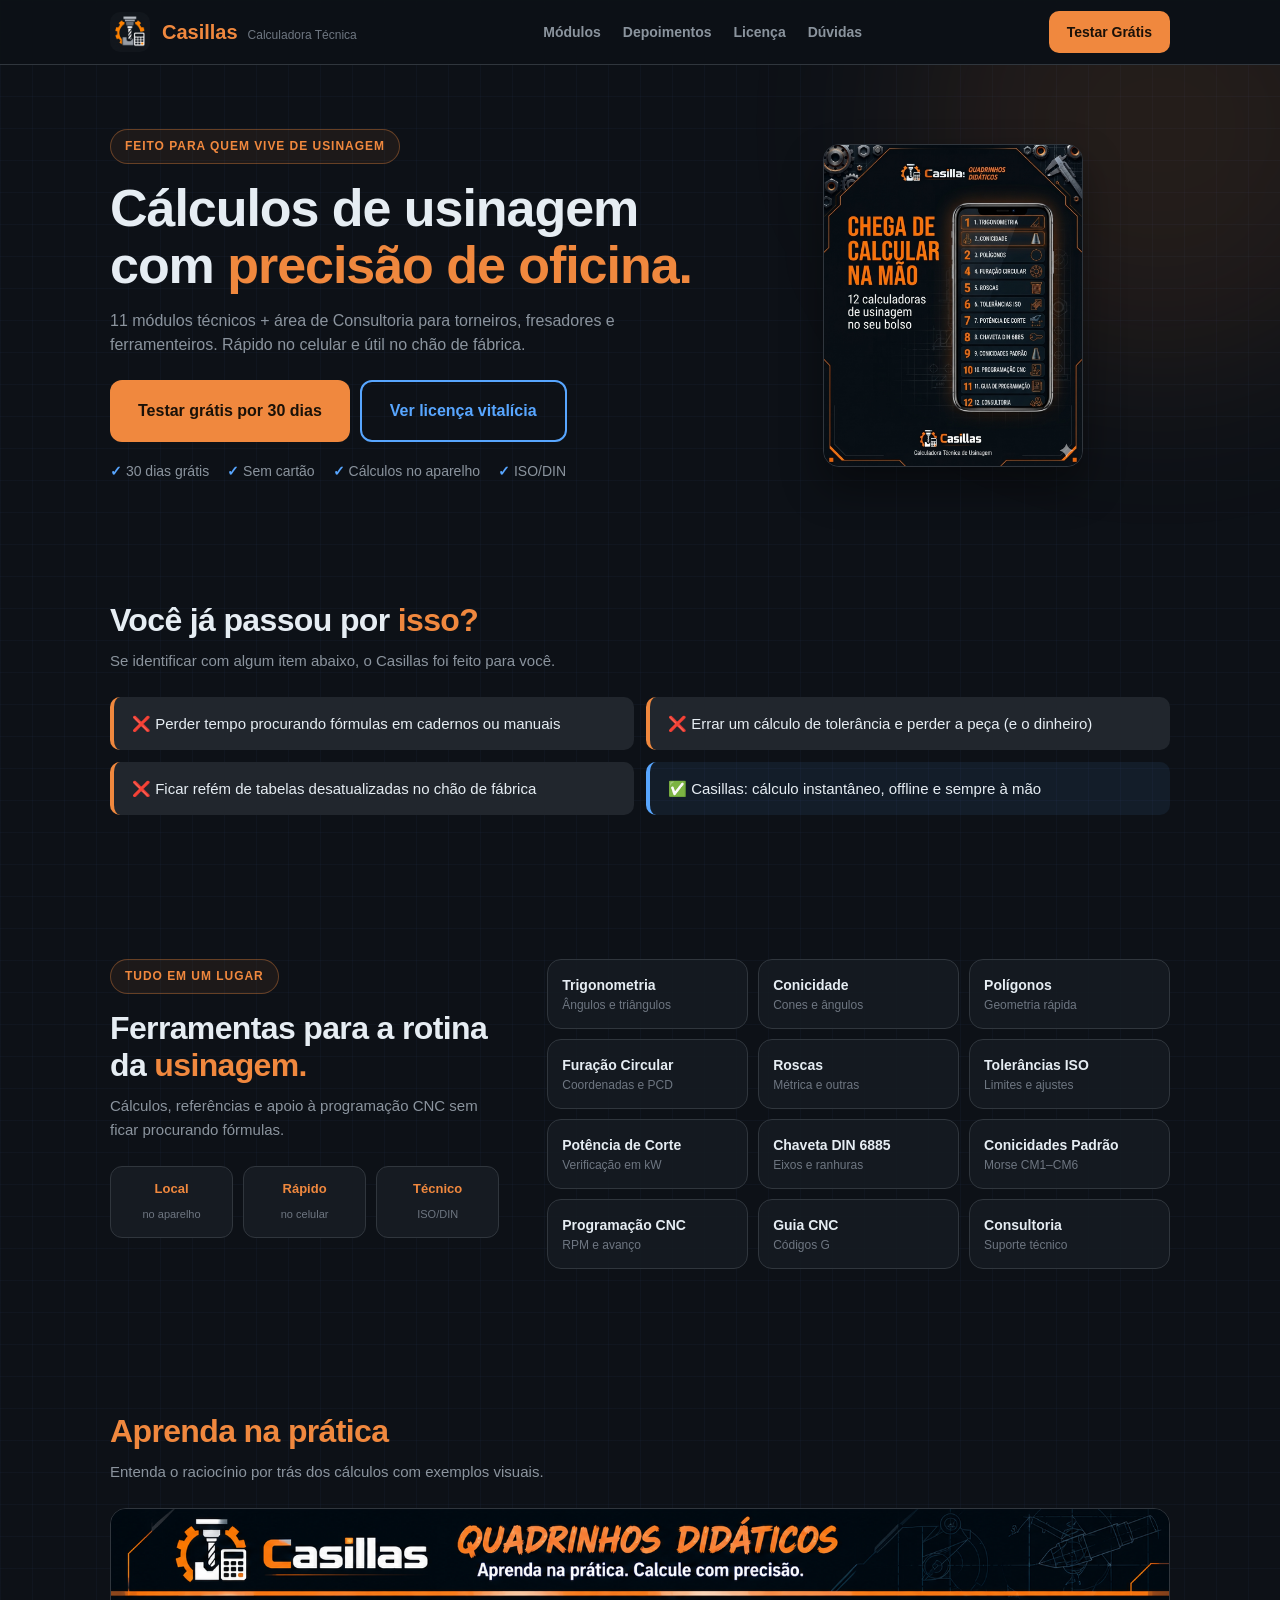
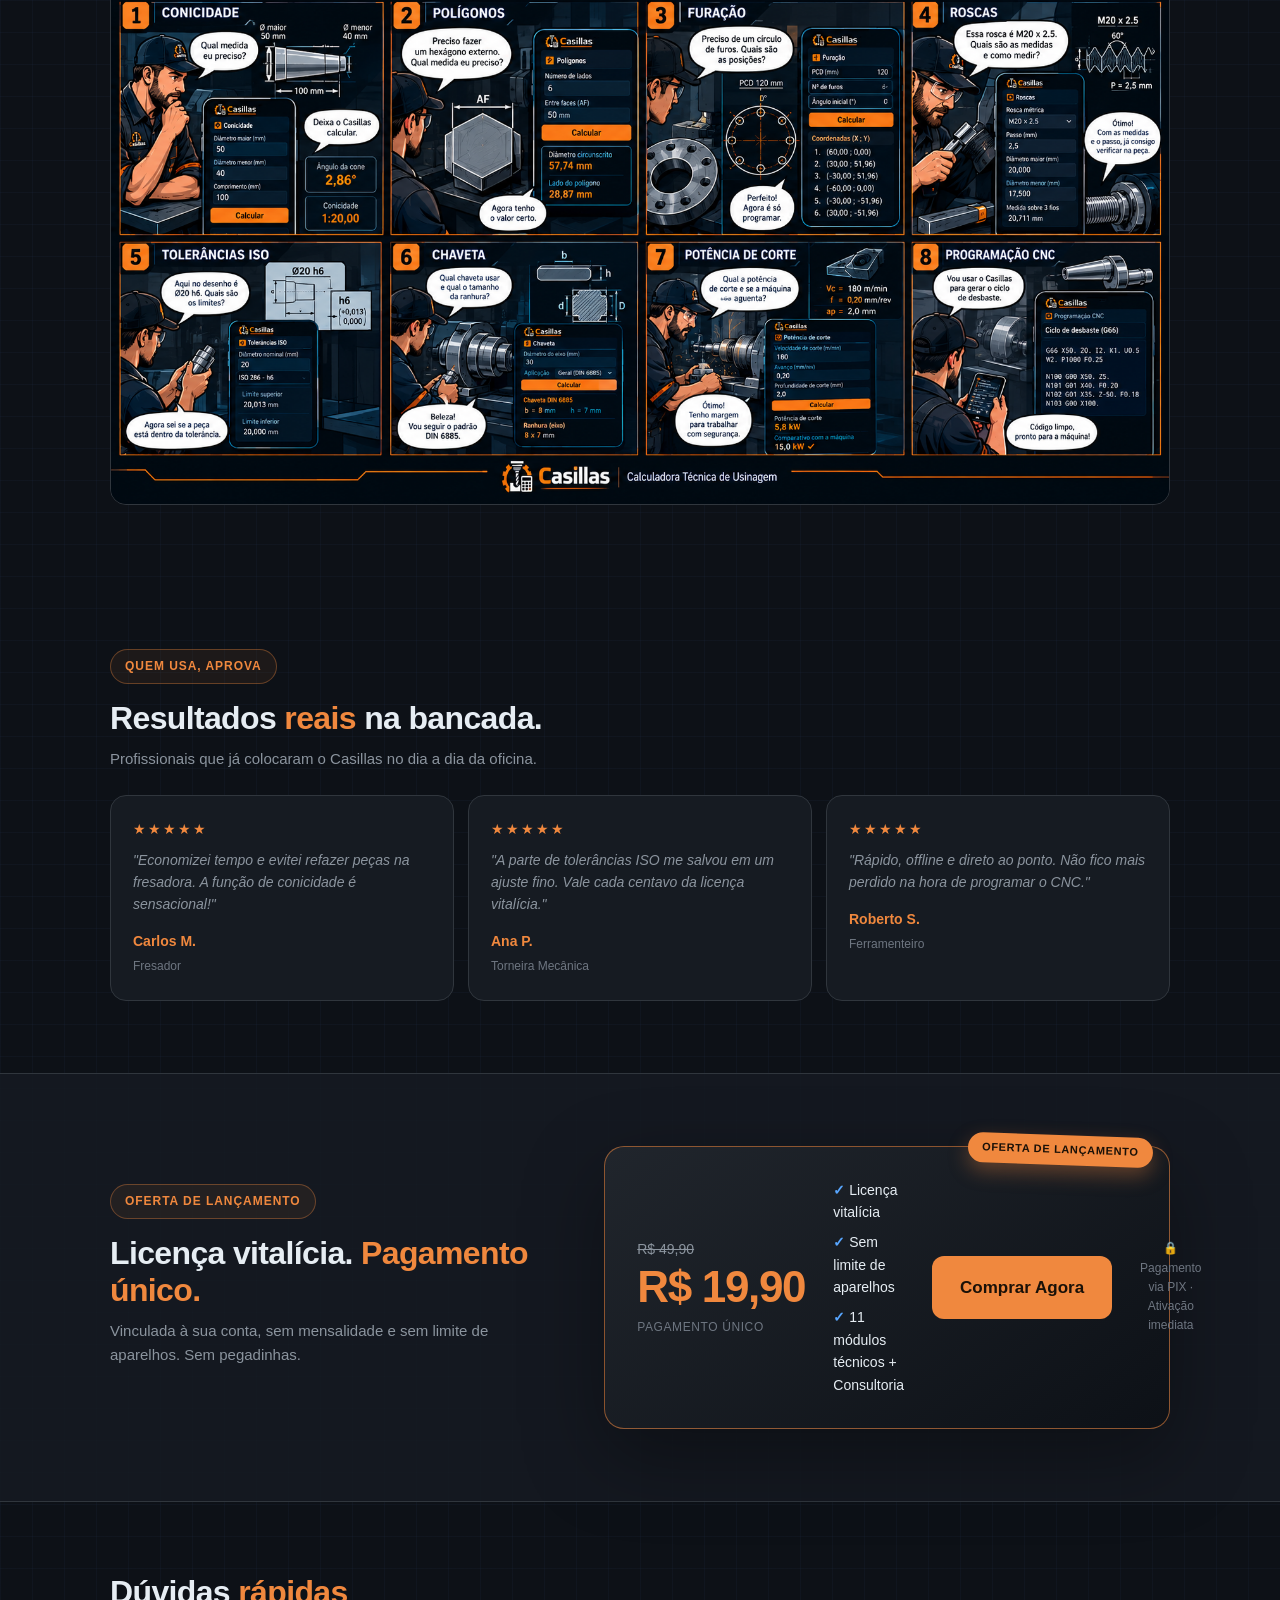
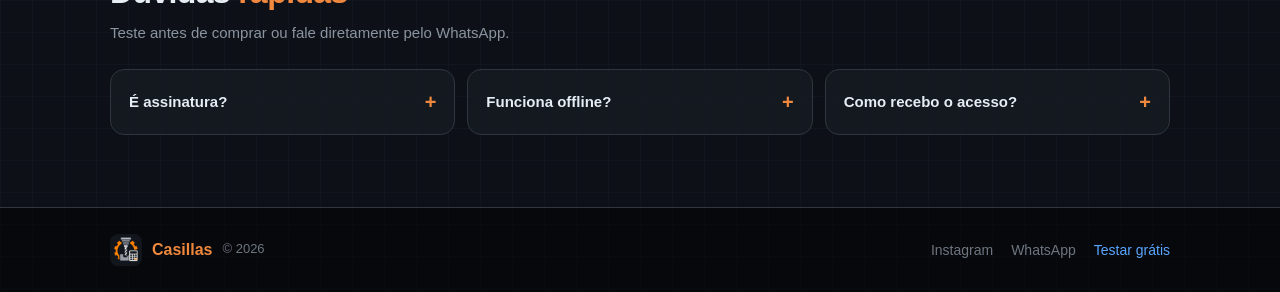
<file: v6/index.html>
<!DOCTYPE html>
<html lang="pt-BR">
<head>
<meta charset="UTF-8">
<meta name="viewport" content="width=device-width, initial-scale=1.0">
<title>Casillas — Calculadora Técnica de Usinagem | 11 Módulos + Consultoria</title>
<meta name="description" content="Chega de calcular na mão. 11 módulos técnicos de usinagem + área de Consultoria no seu bolso. Trigonometria, roscas, tolerâncias ISO, programação CNC e mais. Teste grátis por 30 dias.">
<meta name="theme-color" content="#0d1117">
<meta property="og:title" content="Casillas — Calculadora Técnica de Usinagem">
<meta property="og:description" content="11 módulos técnicos de usinagem + área de Consultoria. Teste grátis por 30 dias.">
<meta property="og:image" content="assets/icon-512.png">
<meta property="og:type" content="website">
<link rel="icon" href="assets/icon-192.png">
<link rel="apple-touch-icon" href="assets/icon-192.png">
<style>
:root{
  --bg-app:#0d1117;--bg-card:#161b22;--bg-input:#21262d;
  --text-primary:#e6edf3;--text-secondary:#8b949e;--text-muted:#6e7681;
  --border-color:#30363d;--accent-primary:#f0883e;--accent-secondary:#58a6ff;
  --font-sans:-apple-system,BlinkMacSystemFont,"Segoe UI",Roboto,"Helvetica Neue",Arial,sans-serif;
}
*{box-sizing:border-box;-webkit-tap-highlight-color:transparent;}
html{scroll-behavior:smooth;}
body{margin:0;background:var(--bg-app);color:var(--text-primary);font-family:var(--font-sans);font-size:16px;line-height:1.6;-webkit-font-smoothing:antialiased;}
img{max-width:100%;display:block;}
a{text-decoration:none;color:inherit;}
h1,h2,h3,p{margin:0;}
.container{max-width:1100px;margin:0 auto;padding:0 20px;}
.industrial-grid{background-image:linear-gradient(rgba(88,166,255,.035) 1px,transparent 1px),linear-gradient(90deg,rgba(88,166,255,.035) 1px,transparent 1px);background-size:32px 32px;}
.site-header{position:sticky;top:0;z-index:50;border-bottom:1px solid var(--border-color);background:rgba(13,17,23,.95);backdrop-filter:blur(14px);}
.site-header .inner{display:flex;align-items:center;justify-content:space-between;height:64px;}
.brand{display:flex;align-items:center;gap:12px;}
.brand img{width:40px;height:40px;border-radius:10px;}
.brand strong{color:var(--accent-primary);font-size:20px;}
.brand small{color:var(--text-muted);font-size:12px;margin-left:10px;display:none;}
.nav{display:none;gap:22px;}
.nav a{color:var(--text-secondary);font-size:14px;font-weight:700;transition:color .15s;}
.nav a:hover{color:var(--text-primary);}
.btn-header{background:var(--accent-primary);color:#1a1108;font-weight:800;padding:10px 18px;border-radius:10px;font-size:14px;transition:filter .15s;}
.btn-header:hover{filter:brightness(1.1);}
.hero{position:relative;overflow:hidden;padding:40px 0 32px;}
.hero::before{content:"";position:absolute;width:480px;height:480px;border-radius:999px;background:rgba(240,136,62,.10);filter:blur(90px);top:-180px;right:-120px;pointer-events:none;}
.hero-grid{position:relative;z-index:1;display:grid;grid-template-columns:1fr;gap:28px;align-items:center;}
.eyebrow{display:inline-flex;align-items:center;gap:8px;padding:7px 14px;border:1px solid rgba(240,136,62,.35);border-radius:999px;color:var(--accent-primary);background:rgba(240,136,62,.07);font-size:12px;font-weight:800;letter-spacing:.08em;text-transform:uppercase;margin-bottom:16px;}
.hero h1{font-size:34px;line-height:1.1;font-weight:900;letter-spacing:-.02em;margin-bottom:14px;}
.hero h1 .accent{color:var(--accent-primary);}
.hero p.lead{color:var(--text-secondary);font-size:16px;line-height:1.55;max-width:560px;margin-bottom:22px;}
.cta-row{display:flex;flex-direction:column;gap:10px;margin-bottom:18px;}
.btn-primary,.btn-outline{display:inline-flex;align-items:center;justify-content:center;min-height:52px;padding:14px 22px;border-radius:12px;font-weight:800;font-size:16px;transition:all .15s;cursor:pointer;border:none;}
.btn-primary{background:var(--accent-primary);color:#1a1108;}
.btn-primary:hover{filter:brightness(.92);}
.btn-outline{background:transparent;color:var(--accent-secondary);border:2px solid var(--accent-secondary);}
.btn-outline:hover{background:var(--accent-secondary);color:#fff;}
.trust-row{display:flex;flex-wrap:wrap;gap:8px 18px;color:var(--text-secondary);font-size:14px;}
.trust-row span::before{content:"✓ ";color:var(--accent-secondary);font-weight:900;}
.hero-image{display:flex;justify-content:center;}
.hero-image img{width:100%;max-width:200px;max-height:300px;object-fit:contain;border-radius:16px;border:1px solid var(--border-color);box-shadow:0 20px 40px rgba(0,0,0,.4);}
section{padding:40px 0;}
.section-title{font-size:26px;font-weight:900;line-height:1.15;margin-bottom:10px;letter-spacing:-.02em;}
.section-sub{color:var(--text-secondary);font-size:15px;margin-bottom:24px;}
.pains-grid{display:grid;grid-template-columns:1fr;gap:12px;}
.pain-item{display:flex;align-items:center;gap:12px;padding:16px 18px;background:var(--bg-input);border-left:4px solid var(--accent-primary);border-radius:10px;font-size:15px;line-height:1.4;}
.pain-item.solution{border-left-color:var(--accent-secondary);background:rgba(88,166,255,.08);}
.modules-layout{display:grid;grid-template-columns:1fr;gap:28px;}
.features-mini{display:grid;grid-template-columns:repeat(3,1fr);gap:10px;margin-top:16px;}
.feature-mini{background:var(--bg-card);border:1px solid var(--border-color);border-radius:12px;padding:12px 8px;text-align:center;}
.feature-mini b{color:var(--accent-primary);display:block;font-size:13px;}
.feature-mini span{color:var(--text-muted);font-size:11px;}
.modules-grid{display:grid;grid-template-columns:repeat(2,1fr);gap:10px;}
.module-card{background:rgba(22,27,34,.86);border:1px solid var(--border-color);border-radius:14px;padding:14px;transition:transform .16s ease,border-color .16s ease;}
.module-card:hover{transform:translateY(-3px);border-color:rgba(240,136,62,.65);}
.module-card b{font-size:14px;display:block;margin-bottom:2px;}
.module-card p{color:var(--text-muted);font-size:12px;line-height:1.3;}
.didactic img{width:100%;height:auto;border-radius:16px;border:1px solid var(--border-color);background:var(--bg-app);}
.testimonials{display:grid;grid-template-columns:1fr;gap:14px;}
.testimonial{background:var(--bg-card);border:1px solid var(--border-color);border-radius:16px;padding:22px;}
.testimonial p{color:var(--text-secondary);font-size:14px;font-style:italic;line-height:1.55;margin-bottom:14px;}
.testimonial b{color:var(--accent-primary);font-size:14px;display:block;}
.testimonial span{color:var(--text-muted);font-size:12px;}
.stars{color:var(--accent-primary);font-size:14px;margin-bottom:10px;letter-spacing:2px;}
.offer{border-top:1px solid var(--border-color);border-bottom:1px solid var(--border-color);background:rgba(22,27,34,.8);}
.offer-grid{display:grid;grid-template-columns:1fr;gap:24px;align-items:center;}
.price-card{position:relative;background:linear-gradient(145deg,rgba(33,38,45,.98),rgba(13,17,23,.98));border:1px solid rgba(240,136,62,.55);border-radius:20px;padding:26px 22px;box-shadow:0 28px 80px rgba(0,0,0,.35);display:flex;flex-direction:column;gap:18px;}
.offer-badge{position:absolute;top:-12px;right:16px;background:var(--accent-primary);color:#1a1108;font-weight:900;font-size:11px;letter-spacing:.06em;padding:6px 14px;border-radius:999px;transform:rotate(2deg);box-shadow:0 8px 20px rgba(240,136,62,.35);}
.price-old{color:var(--text-secondary);text-decoration:line-through;font-size:14px;}
.price-new{color:var(--accent-primary);font-size:44px;font-weight:900;line-height:1;letter-spacing:-.03em;margin:4px 0;}
.price-tag{color:var(--text-muted);font-size:12px;text-transform:uppercase;letter-spacing:.05em;}
.price-features{display:flex;flex-direction:column;gap:8px;font-size:14px;color:var(--text-primary);}
.price-features p::before{content:"✓ ";color:var(--accent-secondary);font-weight:900;}
.price-cta{background:var(--accent-primary);color:#1a1108;font-weight:900;font-size:17px;padding:18px 22px;border-radius:12px;text-align:center;display:block;min-height:56px;transition:filter .15s;}
.price-cta:hover{filter:brightness(.92);}
.price-secure{text-align:center;color:var(--text-muted);font-size:12px;}
.faq-grid{display:grid;grid-template-columns:1fr;gap:12px;}
.faq-card{background:rgba(22,27,34,.86);border:1px solid var(--border-color);border-radius:14px;padding:16px 18px;}
.faq-card summary{font-weight:800;font-size:15px;cursor:pointer;list-style:none;display:flex;justify-content:space-between;align-items:center;gap:12px;}
.faq-card summary::-webkit-details-marker{display:none;}
.faq-card summary::after{content:"+";color:var(--accent-primary);font-size:20px;font-weight:900;transition:transform .2s;}
.faq-card[open] summary::after{transform:rotate(45deg);}
.faq-card p{color:var(--text-secondary);font-size:14px;padding-top:12px;line-height:1.55;}
footer{border-top:1px solid var(--border-color);background:rgba(0,0,0,.5);padding:26px 0;}
.footer-inner{display:flex;flex-direction:column;gap:16px;align-items:center;justify-content:space-between;text-align:center;}
.footer-brand{display:flex;align-items:center;gap:10px;}
.footer-brand img{width:32px;height:32px;border-radius:8px;}
.footer-brand b{color:var(--accent-primary);}
.footer-brand span{color:var(--text-muted);font-size:13px;}
.footer-links{display:flex;gap:18px;font-size:14px;}
.footer-links a{color:var(--text-muted);transition:color .15s;}
.footer-links a:hover{color:var(--text-primary);}
.footer-links a.blue{color:var(--accent-secondary);}
.mobile-buybar{display:grid;grid-template-columns:1fr 1fr;gap:8px;position:fixed;left:10px;right:10px;bottom:10px;z-index:60;padding:8px;background:rgba(13,17,23,.94);border:1px solid var(--border-color);border-radius:16px;backdrop-filter:blur(14px);box-shadow:0 16px 40px rgba(0,0,0,.45);}
.mobile-buybar a{min-height:48px;border-radius:11px;display:flex;align-items:center;justify-content:center;font-weight:800;font-size:13px;}
.mobile-buybar .free{border:1px solid var(--border-color);color:var(--accent-secondary);}
.mobile-buybar .buy{background:var(--accent-primary);color:#1a1108;}
.fade-in{opacity:0;transform:translateY(24px);transition:opacity .7s ease-out,transform .7s ease-out;}
.fade-in.visible{opacity:1;transform:translateY(0);}
@media(min-width:641px){
  body{padding-bottom:0;}
  .mobile-buybar{display:none;}
  .cta-row{flex-direction:row;flex-wrap:wrap;}
  .btn-primary,.btn-outline{width:auto;padding:16px 28px;}
  .pains-grid{grid-template-columns:1fr 1fr;}
  .modules-grid{grid-template-columns:repeat(3,1fr);}
  .testimonials{grid-template-columns:repeat(3,1fr);}
  .faq-grid{grid-template-columns:repeat(3,1fr);}
  .footer-inner{flex-direction:row;text-align:left;}
  .hero h1{font-size:44px;}
  section{padding:56px 0;}
  .section-title{font-size:32px;}
  .brand small{display:inline;}
}
@media(min-width:768px){
  .nav{display:flex;}
  .hero{padding:64px 0 48px;}
  .hero-grid{grid-template-columns:1.15fr .85fr;gap:40px;}
  .hero-image img{max-width:260px;max-height:400px;}
  .modules-layout{grid-template-columns:1fr 1.6fr;gap:48px;}
  .offer-grid{grid-template-columns:1fr 1.15fr;gap:48px;}
  .price-card{flex-direction:row;align-items:center;gap:28px;padding:32px;}
  .price-card .price-block{flex:0 0 auto;}
  .price-card .price-features{flex:1;}
  .price-card .price-cta{min-width:180px;flex:0 0 auto;}
}
@media(min-width:1024px){
  .hero h1{font-size:52px;}
  section{padding:72px 0;}
}
</style>
</head>
<body class="industrial-grid">

<header class="site-header">
  <div class="container inner">
    <div class="brand">
      <img src="assets/icon-192.png" alt="Casillas">
      <div><strong>Casillas</strong><small>Calculadora Técnica</small></div>
    </div>
    <nav class="nav">
      <a href="#modulos">Módulos</a>
      <a href="#depoimentos">Depoimentos</a>
      <a href="#oferta">Licença</a>
      <a href="#duvidas">Dúvidas</a>
    </nav>
    <a href="https://martinsdesiqueiraigor-art.github.io/Casillas_app_2/" target="_blank" class="btn-header">Testar Grátis</a>
  </div>
</header>

<section class="hero">
  <div class="container hero-grid">
    <div class="fade-in">
      <span class="eyebrow">Feito para quem vive de usinagem</span>
      <h1>Cálculos de usinagem com <span class="accent">precisão de oficina.</span></h1>
      <p class="lead">11 módulos técnicos + área de Consultoria para torneiros, fresadores e ferramenteiros. Rápido no celular e útil no chão de fábrica.</p>
      <div class="cta-row">
        <a href="https://martinsdesiqueiraigor-art.github.io/Casillas_app_2/" target="_blank" class="btn-primary">Testar grátis por 30 dias</a>
        <a href="#oferta" class="btn-outline">Ver licença vitalícia</a>
      </div>
      <div class="trust-row">
        <span>30 dias grátis</span><span>Sem cartão</span><span>Cálculos no aparelho</span><span>ISO/DIN</span>
      </div>
    </div>
    <div class="hero-image fade-in">
      <img src="assets/hero-mobile.png" alt="Casillas App">
    </div>
  </div>
</section>

<section class="fade-in">
  <div class="container">
    <h2 class="section-title">Você já passou por <span style="color:var(--accent-primary)">isso?</span></h2>
    <p class="section-sub">Se identificar com algum item abaixo, o Casillas foi feito para você.</p>
    <div class="pains-grid">
      <div class="pain-item">❌ Perder tempo procurando fórmulas em cadernos ou manuais</div>
      <div class="pain-item">❌ Errar um cálculo de tolerância e perder a peça (e o dinheiro)</div>
      <div class="pain-item">❌ Ficar refém de tabelas desatualizadas no chão de fábrica</div>
      <div class="pain-item solution">✅ Casillas: cálculo instantâneo, offline e sempre à mão</div>
    </div>
  </div>
</section>

<section id="modulos" class="fade-in">
  <div class="container">
    <div class="modules-layout">
      <div>
        <span class="eyebrow">Tudo em um lugar</span>
        <h2 class="section-title">Ferramentas para a rotina da <span style="color:var(--accent-primary)">usinagem.</span></h2>
        <p class="section-sub">Cálculos, referências e apoio à programação CNC sem ficar procurando fórmulas.</p>
        <div class="features-mini">
          <div class="feature-mini"><b>Local</b><span>no aparelho</span></div>
          <div class="feature-mini"><b>Rápido</b><span>no celular</span></div>
          <div class="feature-mini"><b>Técnico</b><span>ISO/DIN</span></div>
        </div>
      </div>
      <div class="modules-grid">
        <div class="module-card"><b>Trigonometria</b><p>Ângulos e triângulos</p></div>
        <div class="module-card"><b>Conicidade</b><p>Cones e ângulos</p></div>
        <div class="module-card"><b>Polígonos</b><p>Geometria rápida</p></div>
        <div class="module-card"><b>Furação Circular</b><p>Coordenadas e PCD</p></div>
        <div class="module-card"><b>Roscas</b><p>Métrica e outras</p></div>
        <div class="module-card"><b>Tolerâncias ISO</b><p>Limites e ajustes</p></div>
        <div class="module-card"><b>Potência de Corte</b><p>Verificação em kW</p></div>
        <div class="module-card"><b>Chaveta DIN 6885</b><p>Eixos e ranhuras</p></div>
        <div class="module-card"><b>Conicidades Padrão</b><p>Morse CM1–CM6</p></div>
        <div class="module-card"><b>Programação CNC</b><p>RPM e avanço</p></div>
        <div class="module-card"><b>Guia CNC</b><p>Códigos G</p></div>
        <div class="module-card"><b>Consultoria</b><p>Suporte técnico</p></div>
      </div>
    </div>
  </div>
</section>

<section class="didactic fade-in">
  <div class="container">
    <h2 class="section-title" style="color:var(--accent-primary)">Aprenda na prática</h2>
    <p class="section-sub">Entenda o raciocínio por trás dos cálculos com exemplos visuais.</p>
    <img src="assets/quadrinho-didatico.png" alt="8 quadrinhos didáticos do Casillas">
  </div>
</section>

<section id="depoimentos" class="fade-in">
  <div class="container">
    <span class="eyebrow">Quem usa, aprova</span>
    <h2 class="section-title">Resultados <span style="color:var(--accent-primary)">reais</span> na bancada.</h2>
    <p class="section-sub">Profissionais que já colocaram o Casillas no dia a dia da oficina.</p>
    <div class="testimonials">
      <div class="testimonial"><div class="stars">★★★★★</div><p>"Economizei tempo e evitei refazer peças na fresadora. A função de conicidade é sensacional!"</p><b>Carlos M.</b><span>Fresador</span></div>
      <div class="testimonial"><div class="stars">★★★★★</div><p>"A parte de tolerâncias ISO me salvou em um ajuste fino. Vale cada centavo da licença vitalícia."</p><b>Ana P.</b><span>Torneira Mecânica</span></div>
      <div class="testimonial"><div class="stars">★★★★★</div><p>"Rápido, offline e direto ao ponto. Não fico mais perdido na hora de programar o CNC."</p><b>Roberto S.</b><span>Ferramenteiro</span></div>
    </div>
  </div>
</section>

<section id="oferta" class="offer fade-in">
  <div class="container offer-grid">
    <div>
      <span class="eyebrow">Oferta de lançamento</span>
      <h2 class="section-title">Licença vitalícia. <span style="color:var(--accent-primary)">Pagamento único.</span></h2>
      <p class="section-sub">Vinculada à sua conta, sem mensalidade e sem limite de aparelhos. Sem pegadinhas.</p>
    </div>
    <div class="price-card">
      <div class="offer-badge">OFERTA DE LANÇAMENTO</div>
      <div class="price-block">
        <span class="price-old">R$ 49,90</span>
        <div class="price-new">R$ 19,90</div>
        <span class="price-tag">Pagamento único</span>
      </div>
      <div class="price-features">
        <p>Licença vitalícia</p><p>Sem limite de aparelhos</p><p>11 módulos técnicos + Consultoria</p>
      </div>
      <a href="https://wa.me/5519996816755?text=Ol%C3%A1%21%20Quero%20comprar%20a%20licen%C3%A7a%20vital%C3%ADcia%20do%20Casillas%20por%20R%24%2019%2C90." target="_blank" class="price-cta">Comprar Agora</a>
      <div class="price-secure">🔒 Pagamento via PIX · Ativação imediata</div>
    </div>
  </div>
</section>

<section id="duvidas" class="fade-in">
  <div class="container">
    <h2 class="section-title">Dúvidas <span style="color:var(--accent-primary)">rápidas</span></h2>
    <p class="section-sub">Teste antes de comprar ou fale diretamente pelo WhatsApp.</p>
    <div class="faq-grid">
      <details class="faq-card"><summary>É assinatura?</summary><p>Não. É pagamento único. Você paga uma vez e usa para sempre, sem mensalidade.</p></details>
      <details class="faq-card"><summary>Funciona offline?</summary><p>Os cálculos são executados no aparelho. Internet é necessária apenas para entrar, validar o acesso e ativar a licença.</p></details>
      <details class="faq-card"><summary>Como recebo o acesso?</summary><p>Após confirmar o PIX, você recebe o código de ativação pelo WhatsApp e já pode usar imediatamente.</p></details>
    </div>
  </div>
</section>

<footer>
  <div class="container footer-inner">
    <div class="footer-brand">
      <img src="assets/icon-192.png" alt="Casillas">
      <b>Casillas</b><span>© 2026</span>
    </div>
    <div class="footer-links">
      <a href="https://www.instagram.com/casillas_usinagem.br" target="_blank">Instagram</a>
      <a href="https://wa.me/5519996816755" target="_blank">WhatsApp</a>
      <a href="https://martinsdesiqueiraigor-art.github.io/Casillas_app_2/" target="_blank" class="blue">Testar grátis</a>
    </div>
  </div>
</footer>

<div class="mobile-buybar">
  <a href="https://martinsdesiqueiraigor-art.github.io/Casillas_app_2/" target="_blank" class="free">Testar grátis</a>
  <a href="https://wa.me/5519996816755?text=Ol%C3%A1%21%20Quero%20comprar%20a%20licen%C3%A7a%20vital%C3%ADcia%20do%20Casillas%20por%20R%24%2019%2C90." target="_blank" class="buy">Comprar R$ 19,90</a>
</div>

<script>
const observer = new IntersectionObserver((entries) => {
  entries.forEach(entry => {
    if (entry.isIntersecting) {
      entry.target.classList.add('visible');
      observer.unobserve(entry.target);
    }
  });
}, { threshold: 0.12, rootMargin: '0px 0px -40px 0px' });
document.querySelectorAll('.fade-in').forEach(el => observer.observe(el));
</script>

</body>
</html>
</file>
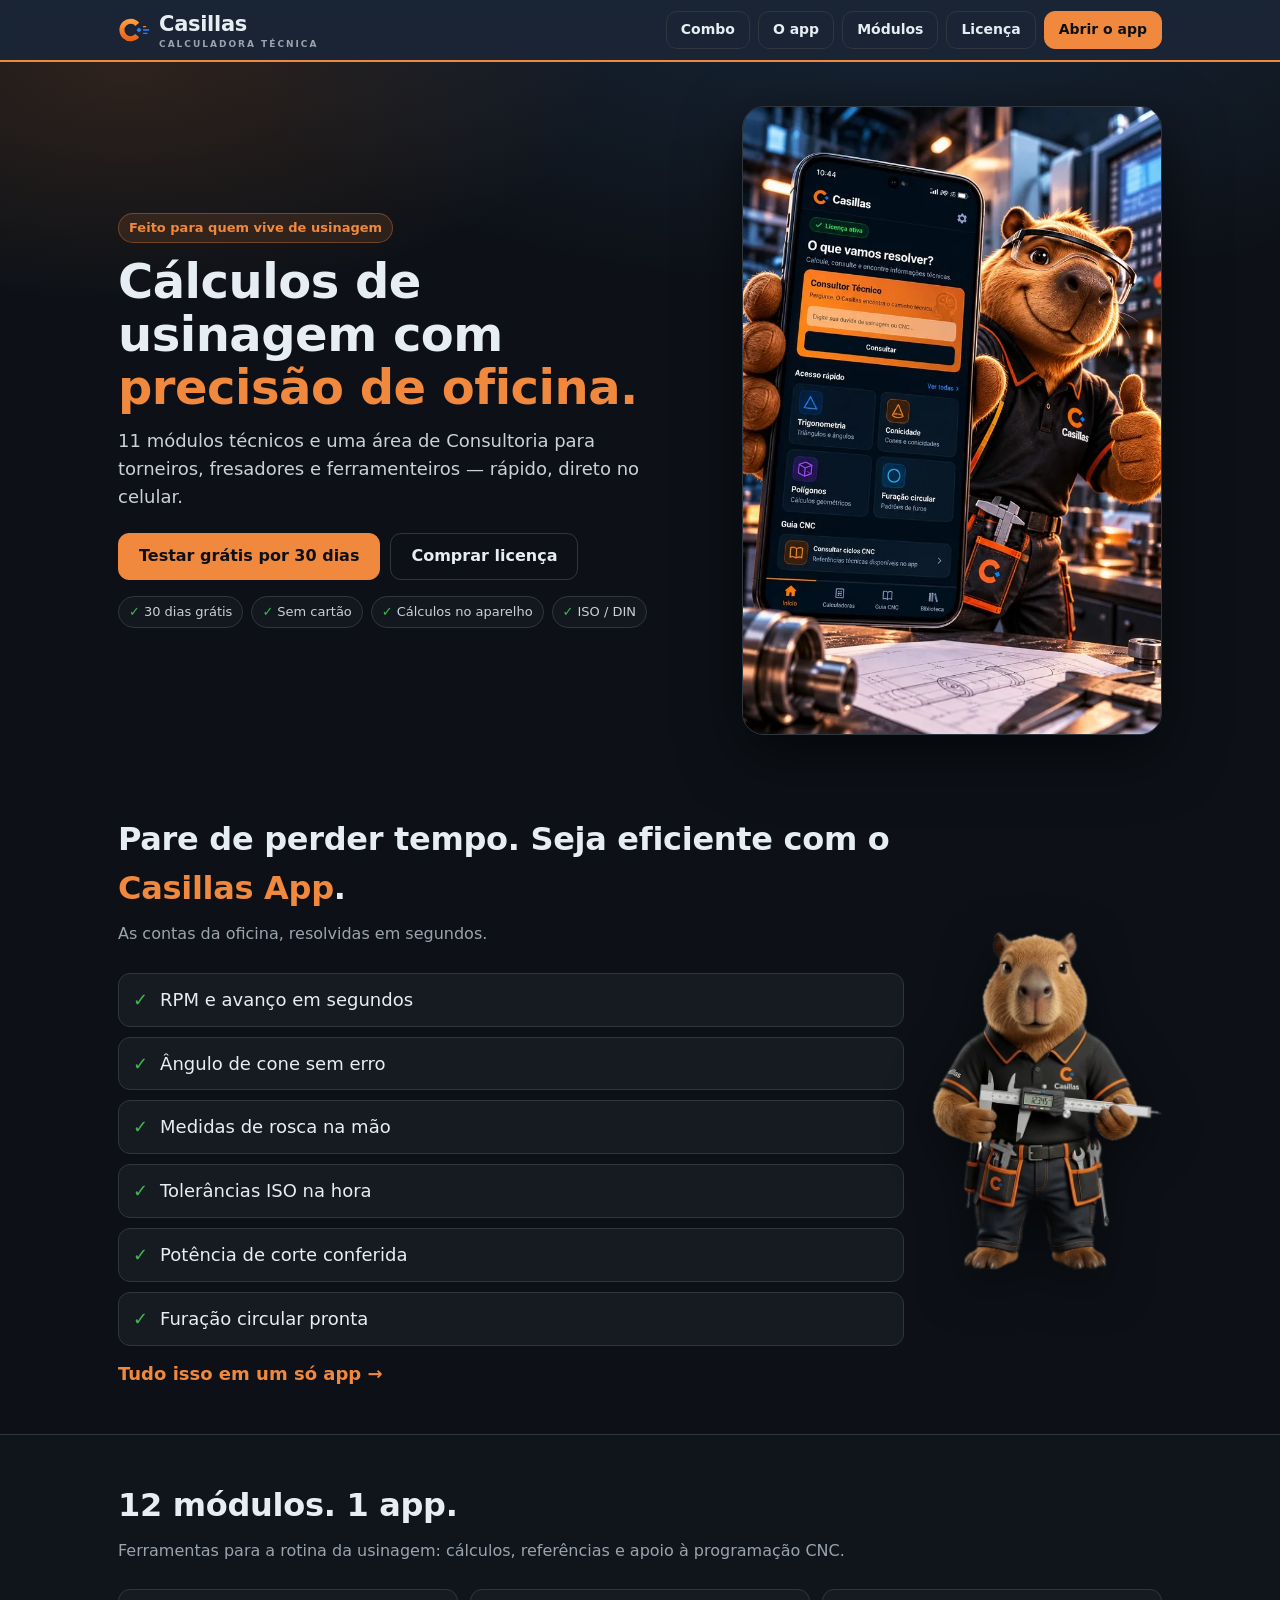
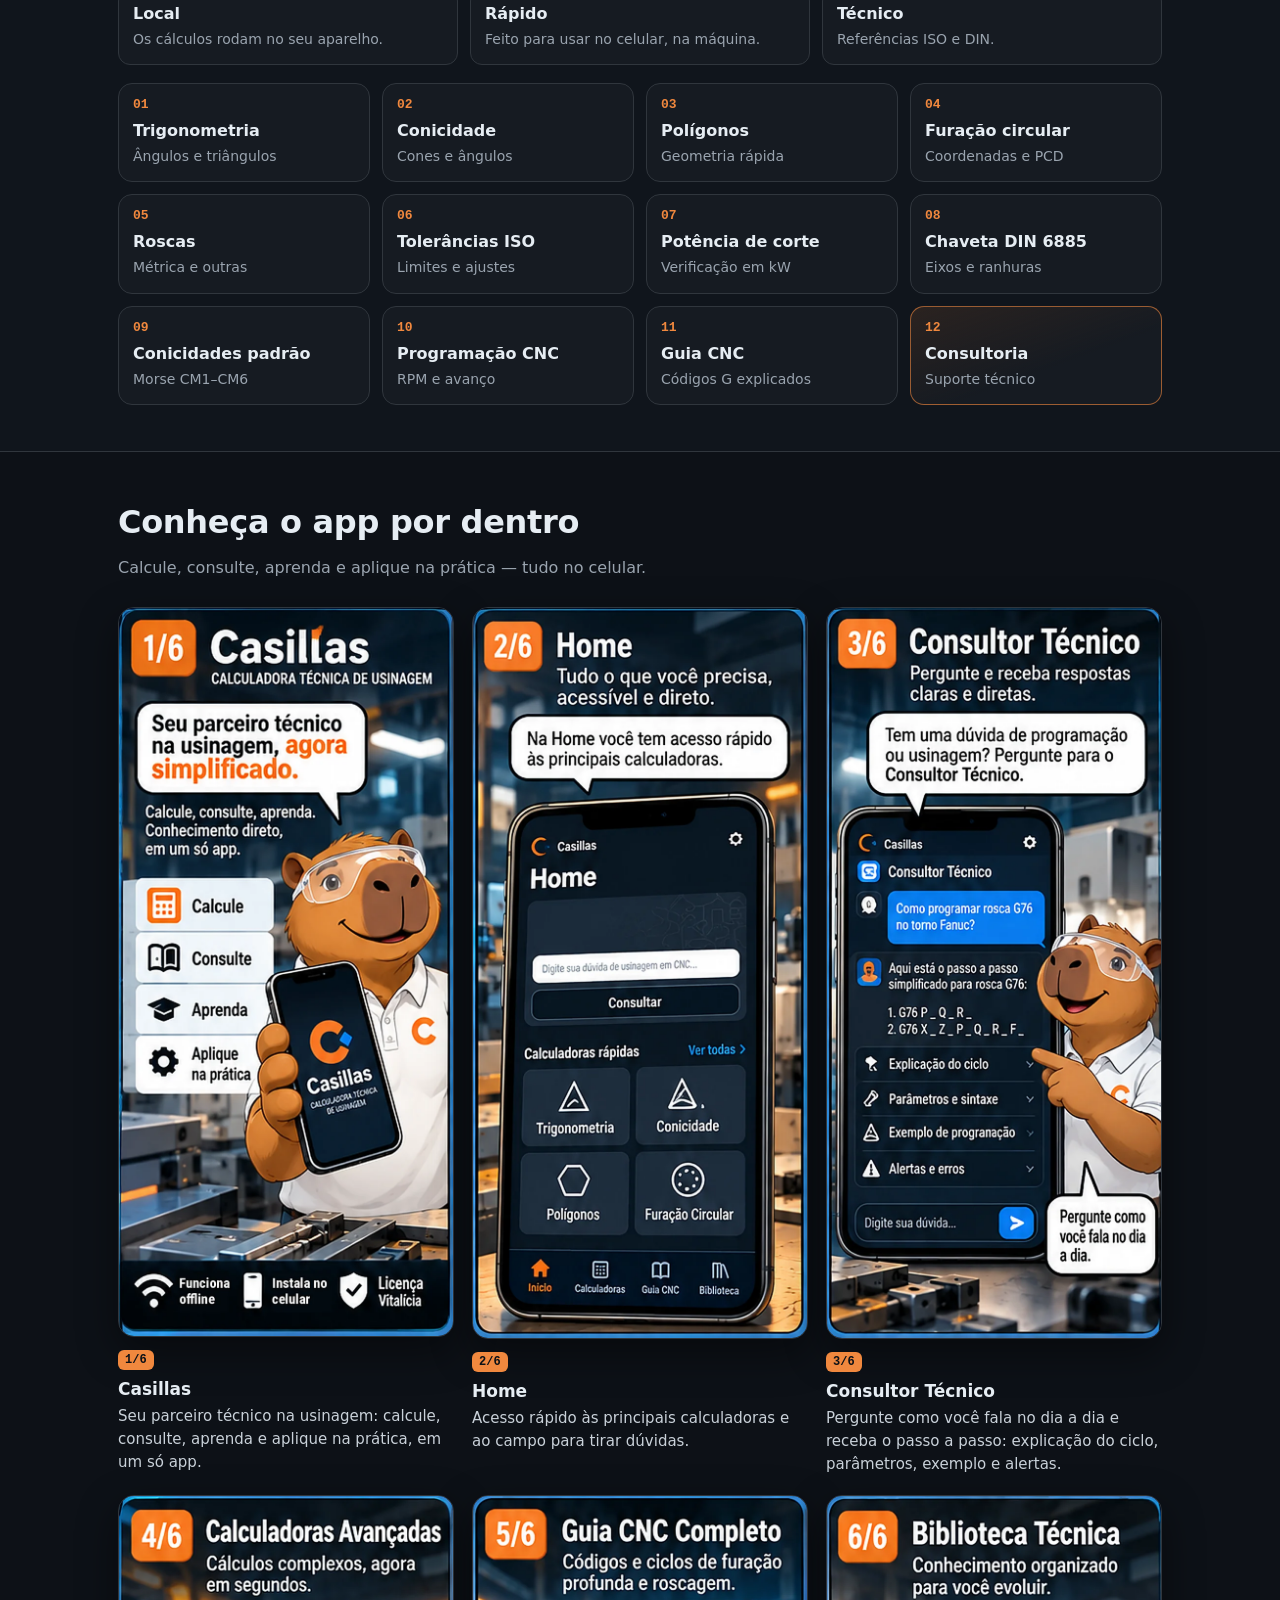
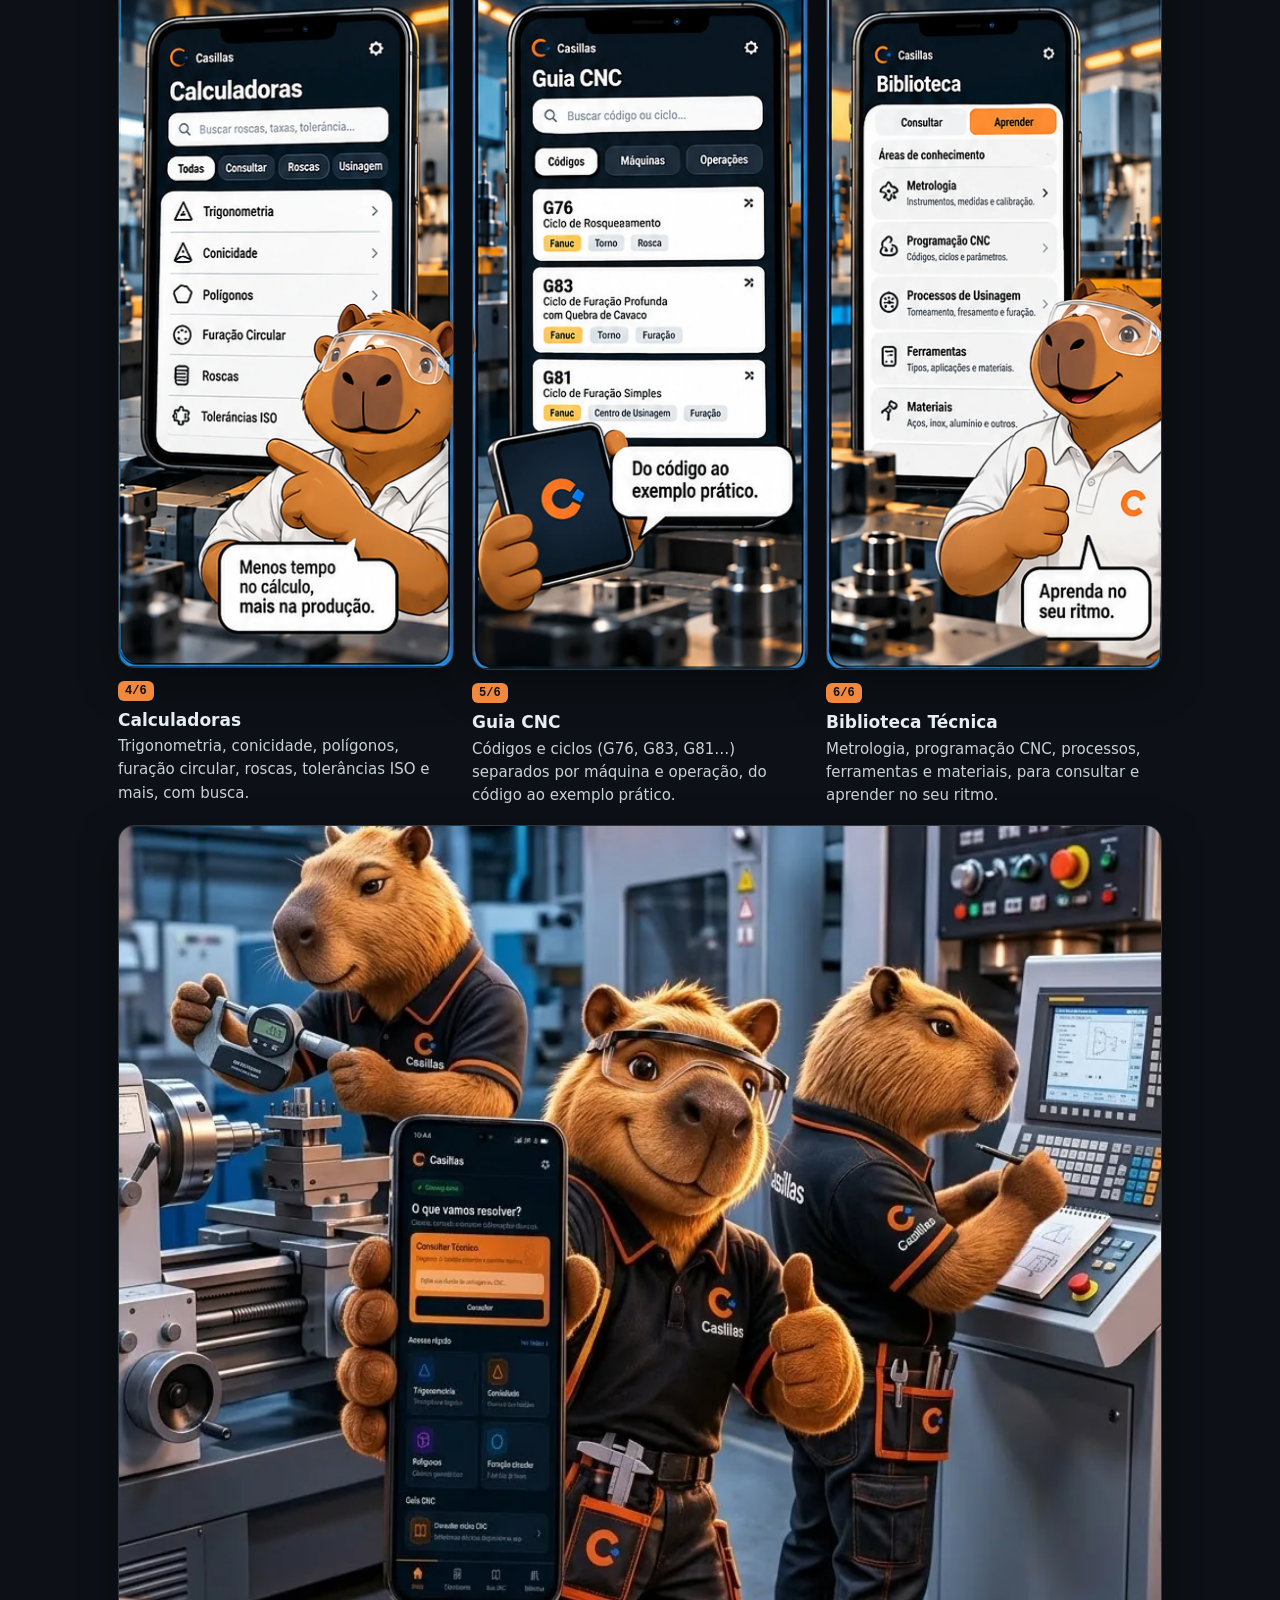
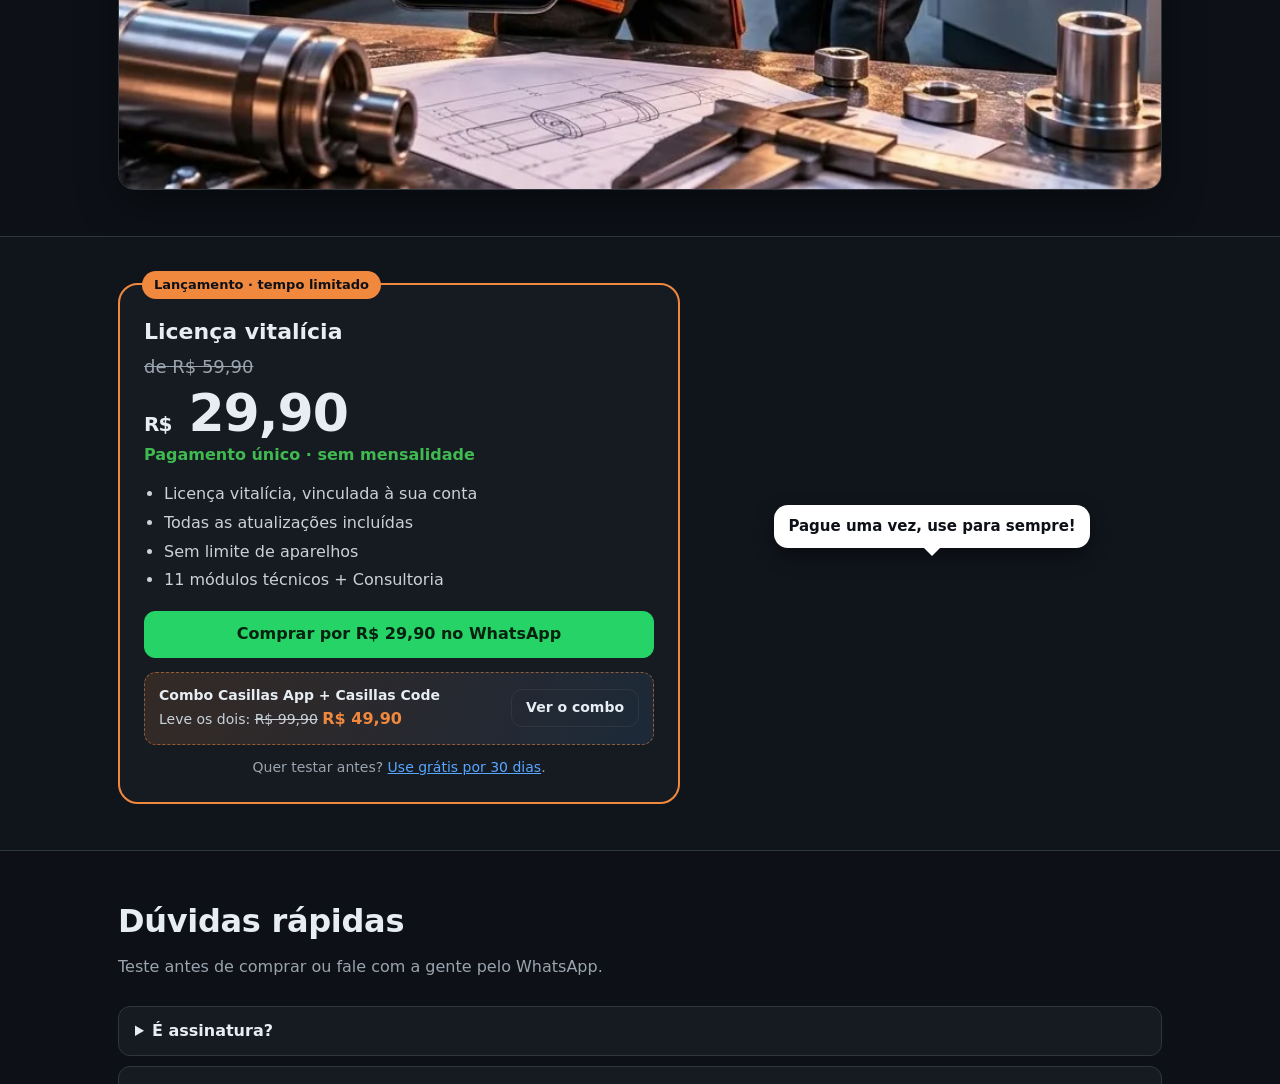
<file: v7/index.html>
<!doctype html>
<html lang="pt-BR"><head><meta charset="utf-8">
<title>Casillas App</title>
<meta name="robots" content="noindex">
<link rel="canonical" href="https://casillas.com.br/app/">
<meta http-equiv="refresh" content="0; url=../app/">
</head><body><p>Página movida para <a href="../app/">Casillas App</a>.</p></body></html>
</file>
<file: assets/landing-utilities.css>
*,:after,:before{--tw-border-spacing-x:0;--tw-border-spacing-y:0;--tw-translate-x:0;--tw-translate-y:0;--tw-rotate:0;--tw-skew-x:0;--tw-skew-y:0;--tw-scale-x:1;--tw-scale-y:1;--tw-pan-x: ;--tw-pan-y: ;--tw-pinch-zoom: ;--tw-scroll-snap-strictness:proximity;--tw-gradient-from-position: ;--tw-gradient-via-position: ;--tw-gradient-to-position: ;--tw-ordinal: ;--tw-slashed-zero: ;--tw-numeric-figure: ;--tw-numeric-spacing: ;--tw-numeric-fraction: ;--tw-ring-inset: ;--tw-ring-offset-width:0px;--tw-ring-offset-color:#fff;--tw-ring-color:rgba(59,130,246,.5);--tw-ring-offset-shadow:0 0 #0000;--tw-ring-shadow:0 0 #0000;--tw-shadow:0 0 #0000;--tw-shadow-colored:0 0 #0000;--tw-blur: ;--tw-brightness: ;--tw-contrast: ;--tw-grayscale: ;--tw-hue-rotate: ;--tw-invert: ;--tw-saturate: ;--tw-sepia: ;--tw-drop-shadow: ;--tw-backdrop-blur: ;--tw-backdrop-brightness: ;--tw-backdrop-contrast: ;--tw-backdrop-grayscale: ;--tw-backdrop-hue-rotate: ;--tw-backdrop-invert: ;--tw-backdrop-opacity: ;--tw-backdrop-saturate: ;--tw-backdrop-sepia: ;--tw-contain-size: ;--tw-contain-layout: ;--tw-contain-paint: ;--tw-contain-style: }::backdrop{--tw-border-spacing-x:0;--tw-border-spacing-y:0;--tw-translate-x:0;--tw-translate-y:0;--tw-rotate:0;--tw-skew-x:0;--tw-skew-y:0;--tw-scale-x:1;--tw-scale-y:1;--tw-pan-x: ;--tw-pan-y: ;--tw-pinch-zoom: ;--tw-scroll-snap-strictness:proximity;--tw-gradient-from-position: ;--tw-gradient-via-position: ;--tw-gradient-to-position: ;--tw-ordinal: ;--tw-slashed-zero: ;--tw-numeric-figure: ;--tw-numeric-spacing: ;--tw-numeric-fraction: ;--tw-ring-inset: ;--tw-ring-offset-width:0px;--tw-ring-offset-color:#fff;--tw-ring-color:rgba(59,130,246,.5);--tw-ring-offset-shadow:0 0 #0000;--tw-ring-shadow:0 0 #0000;--tw-shadow:0 0 #0000;--tw-shadow-colored:0 0 #0000;--tw-blur: ;--tw-brightness: ;--tw-contrast: ;--tw-grayscale: ;--tw-hue-rotate: ;--tw-invert: ;--tw-saturate: ;--tw-sepia: ;--tw-drop-shadow: ;--tw-backdrop-blur: ;--tw-backdrop-brightness: ;--tw-backdrop-contrast: ;--tw-backdrop-grayscale: ;--tw-backdrop-hue-rotate: ;--tw-backdrop-invert: ;--tw-backdrop-opacity: ;--tw-backdrop-saturate: ;--tw-backdrop-sepia: ;--tw-contain-size: ;--tw-contain-layout: ;--tw-contain-paint: ;--tw-contain-style: }/*! tailwindcss v3.4.17 | MIT License | https://tailwindcss.com*/*,:after,:before{box-sizing:border-box;border:0 solid #e5e7eb}:after,:before{--tw-content:""}:host,html{line-height:1.5;-webkit-text-size-adjust:100%;-moz-tab-size:4;-o-tab-size:4;tab-size:4;font-family:ui-sans-serif,system-ui,sans-serif,Apple Color Emoji,Segoe UI Emoji,Segoe UI Symbol,Noto Color Emoji;font-feature-settings:normal;font-variation-settings:normal;-webkit-tap-highlight-color:transparent}body{margin:0;line-height:inherit}hr{height:0;color:inherit;border-top-width:1px}abbr:where([title]){-webkit-text-decoration:underline dotted;text-decoration:underline dotted}h1,h2,h3,h4,h5,h6{font-size:inherit;font-weight:inherit}a{color:inherit;text-decoration:inherit}b,strong{font-weight:bolder}code,kbd,pre,samp{font-family:ui-monospace,SFMono-Regular,Menlo,Monaco,Consolas,Liberation Mono,Courier New,monospace;font-feature-settings:normal;font-variation-settings:normal;font-size:1em}small{font-size:80%}sub,sup{font-size:75%;line-height:0;position:relative;vertical-align:baseline}sub{bottom:-.25em}sup{top:-.5em}table{text-indent:0;border-color:inherit;border-collapse:collapse}button,input,optgroup,select,textarea{font-family:inherit;font-feature-settings:inherit;font-variation-settings:inherit;font-size:100%;font-weight:inherit;line-height:inherit;letter-spacing:inherit;color:inherit;margin:0;padding:0}button,select{text-transform:none}button,input:where([type=button]),input:where([type=reset]),input:where([type=submit]){-webkit-appearance:button;background-color:transparent;background-image:none}:-moz-focusring{outline:auto}:-moz-ui-invalid{box-shadow:none}progress{vertical-align:baseline}::-webkit-inner-spin-button,::-webkit-outer-spin-button{height:auto}[type=search]{-webkit-appearance:textfield;outline-offset:-2px}::-webkit-search-decoration{-webkit-appearance:none}::-webkit-file-upload-button{-webkit-appearance:button;font:inherit}summary{display:list-item}blockquote,dd,dl,figure,h1,h2,h3,h4,h5,h6,hr,p,pre{margin:0}fieldset{margin:0}fieldset,legend{padding:0}menu,ol,ul{list-style:none;margin:0;padding:0}dialog{padding:0}textarea{resize:vertical}input::-moz-placeholder,textarea::-moz-placeholder{opacity:1;color:#9ca3af}input::placeholder,textarea::placeholder{opacity:1;color:#9ca3af}[role=button],button{cursor:pointer}:disabled{cursor:default}audio,canvas,embed,iframe,img,object,svg,video{display:block;vertical-align:middle}img,video{max-width:100%;height:auto}[hidden]:where(:not([hidden=until-found])){display:none}.absolute{position:absolute}.relative{position:relative}.sticky{position:sticky}.top-0{top:0}.z-50{z-index:50}.mx-auto{margin-left:auto;margin-right:auto}.mb-2{margin-bottom:.5rem}.mb-3{margin-bottom:.75rem}.mb-4{margin-bottom:1rem}.ml-3{margin-left:.75rem}.flex{display:flex}.grid{display:grid}.hidden{display:none}.h-10{height:2.5rem}.h-16{height:4rem}.h-8{height:2rem}.h-auto{height:auto}.max-h-\[270px\]{max-height:270px}.\!min-h-0{min-height:0!important}.w-10{width:2.5rem}.w-8{width:2rem}.w-full{width:100%}.max-w-2xl{max-width:42rem}.max-w-6xl{max-width:72rem}.max-w-\[175px\]{max-width:175px}.flex-1{flex:1 1 0%}.shrink-0{flex-shrink:0}.cursor-pointer{cursor:pointer}.grid-cols-2{grid-template-columns:repeat(2,minmax(0,1fr))}.grid-cols-3{grid-template-columns:repeat(3,minmax(0,1fr))}.flex-col{flex-direction:column}.flex-wrap{flex-wrap:wrap}.items-start{align-items:flex-start}.items-center{align-items:center}.justify-center{justify-content:center}.justify-between{justify-content:space-between}.gap-2{gap:.5rem}.gap-3{gap:.75rem}.gap-4{gap:1rem}.gap-5{gap:1.25rem}.gap-6{gap:1.5rem}.gap-x-5{-moz-column-gap:1.25rem;column-gap:1.25rem}.gap-y-1{row-gap:.25rem}.space-y-1>:not([hidden])~:not([hidden]){--tw-space-y-reverse:0;margin-top:calc(.25rem*(1 - var(--tw-space-y-reverse)));margin-bottom:calc(.25rem*var(--tw-space-y-reverse))}.whitespace-nowrap{white-space:nowrap}.rounded-2xl{border-radius:1rem}.rounded-lg{border-radius:.5rem}.rounded-xl{border-radius:.75rem}.border{border-width:1px}.border-y{border-top-width:1px}.border-b,.border-y{border-bottom-width:1px}.border-t{border-top-width:1px}.bg-\[\#0d1117\]{--tw-bg-opacity:1;background-color:rgb(13 17 23/var(--tw-bg-opacity,1))}.bg-\[\#0d1117\]\/95{background-color:rgba(13,17,23,.95)}.bg-black\/60{background-color:rgba(0,0,0,.6)}.object-contain{-o-object-fit:contain;object-fit:contain}.\!p-3{padding:.75rem!important}.p-3{padding:.75rem}.p-5{padding:1.25rem}.px-4{padding-left:1rem;padding-right:1rem}.px-5{padding-left:1.25rem;padding-right:1.25rem}.px-6{padding-left:1.5rem;padding-right:1.5rem}.py-2{padding-top:.5rem;padding-bottom:.5rem}.py-3{padding-top:.75rem;padding-bottom:.75rem}.py-5{padding-top:1.25rem;padding-bottom:1.25rem}.py-6{padding-top:1.5rem;padding-bottom:1.5rem}.pb-5{padding-bottom:1.25rem}.pt-2{padding-top:.5rem}.text-center{text-align:center}.text-2xl{font-size:1.5rem;line-height:2rem}.text-3xl{font-size:1.875rem;line-height:2.25rem}.text-lg{font-size:1.125rem;line-height:1.75rem}.text-sm{font-size:.875rem;line-height:1.25rem}.text-xl{font-size:1.25rem;line-height:1.75rem}.text-xs{font-size:.75rem;line-height:1rem}.font-bold{font-weight:700}.font-extrabold{font-weight:800}.uppercase{text-transform:uppercase}.text-black{--tw-text-opacity:1;color:rgb(0 0 0/var(--tw-text-opacity,1))}.line-through{text-decoration-line:line-through}.antialiased{-webkit-font-smoothing:antialiased;-moz-osx-font-smoothing:grayscale}.shadow-xl{--tw-shadow:0 20px 25px -5px rgba(0,0,0,.1),0 8px 10px -6px rgba(0,0,0,.1);--tw-shadow-colored:0 20px 25px -5px var(--tw-shadow-color),0 8px 10px -6px var(--tw-shadow-color);box-shadow:var(--tw-ring-offset-shadow,0 0 #0000),var(--tw-ring-shadow,0 0 #0000),var(--tw-shadow)}.blur{--tw-blur:blur(8px)}.blur,.filter{filter:var(--tw-blur) var(--tw-brightness) var(--tw-contrast) var(--tw-grayscale) var(--tw-hue-rotate) var(--tw-invert) var(--tw-saturate) var(--tw-sepia) var(--tw-drop-shadow)}.backdrop-blur{--tw-backdrop-blur:blur(8px);-webkit-backdrop-filter:var(--tw-backdrop-blur) var(--tw-backdrop-brightness) var(--tw-backdrop-contrast) var(--tw-backdrop-grayscale) var(--tw-backdrop-hue-rotate) var(--tw-backdrop-invert) var(--tw-backdrop-opacity) var(--tw-backdrop-saturate) var(--tw-backdrop-sepia);backdrop-filter:var(--tw-backdrop-blur) var(--tw-backdrop-brightness) var(--tw-backdrop-contrast) var(--tw-backdrop-grayscale) var(--tw-backdrop-hue-rotate) var(--tw-backdrop-invert) var(--tw-backdrop-opacity) var(--tw-backdrop-saturate) var(--tw-backdrop-sepia)}.transition{transition-property:color,background-color,border-color,text-decoration-color,fill,stroke,opacity,box-shadow,transform,filter,-webkit-backdrop-filter;transition-property:color,background-color,border-color,text-decoration-color,fill,stroke,opacity,box-shadow,transform,filter,backdrop-filter;transition-property:color,background-color,border-color,text-decoration-color,fill,stroke,opacity,box-shadow,transform,filter,backdrop-filter,-webkit-backdrop-filter;transition-timing-function:cubic-bezier(.4,0,.2,1);transition-duration:.15s}@media (min-width:640px){.sm\:inline{display:inline}.sm\:flex-row{flex-direction:row}.sm\:items-center{align-items:center}.sm\:gap-6{gap:1.5rem}}@media (min-width:768px){.md\:flex{display:flex}.md\:max-w-\[195px\]{max-width:195px}.md\:grid-cols-3{grid-template-columns:repeat(3,minmax(0,1fr))}.md\:grid-cols-\[\.65fr_1\.35fr\]{grid-template-columns:.65fr 1.35fr}.md\:grid-cols-\[1\.25fr_\.75fr\]{grid-template-columns:1.25fr .75fr}.md\:grid-cols-\[1fr_1\.1fr\]{grid-template-columns:1fr 1.1fr}.md\:justify-end{justify-content:flex-end}.md\:py-6{padding-top:1.5rem;padding-bottom:1.5rem}.md\:py-8{padding-top:2rem;padding-bottom:2rem}.md\:pb-6{padding-bottom:1.5rem}.md\:text-2xl{font-size:1.5rem;line-height:2rem}.md\:text-\[30px\]{font-size:30px}.md\:text-base{font-size:1rem;line-height:1.5rem}.md\:text-sm{font-size:.875rem;line-height:1.25rem}.md\:text-xl{font-size:1.25rem;line-height:1.75rem}.md\:leading-\[1\.08\]{line-height:1.08}}@media (min-width:1024px){.lg\:grid-cols-\[\.7fr_1\.3fr\]{grid-template-columns:.7fr 1.3fr}}
</file>
